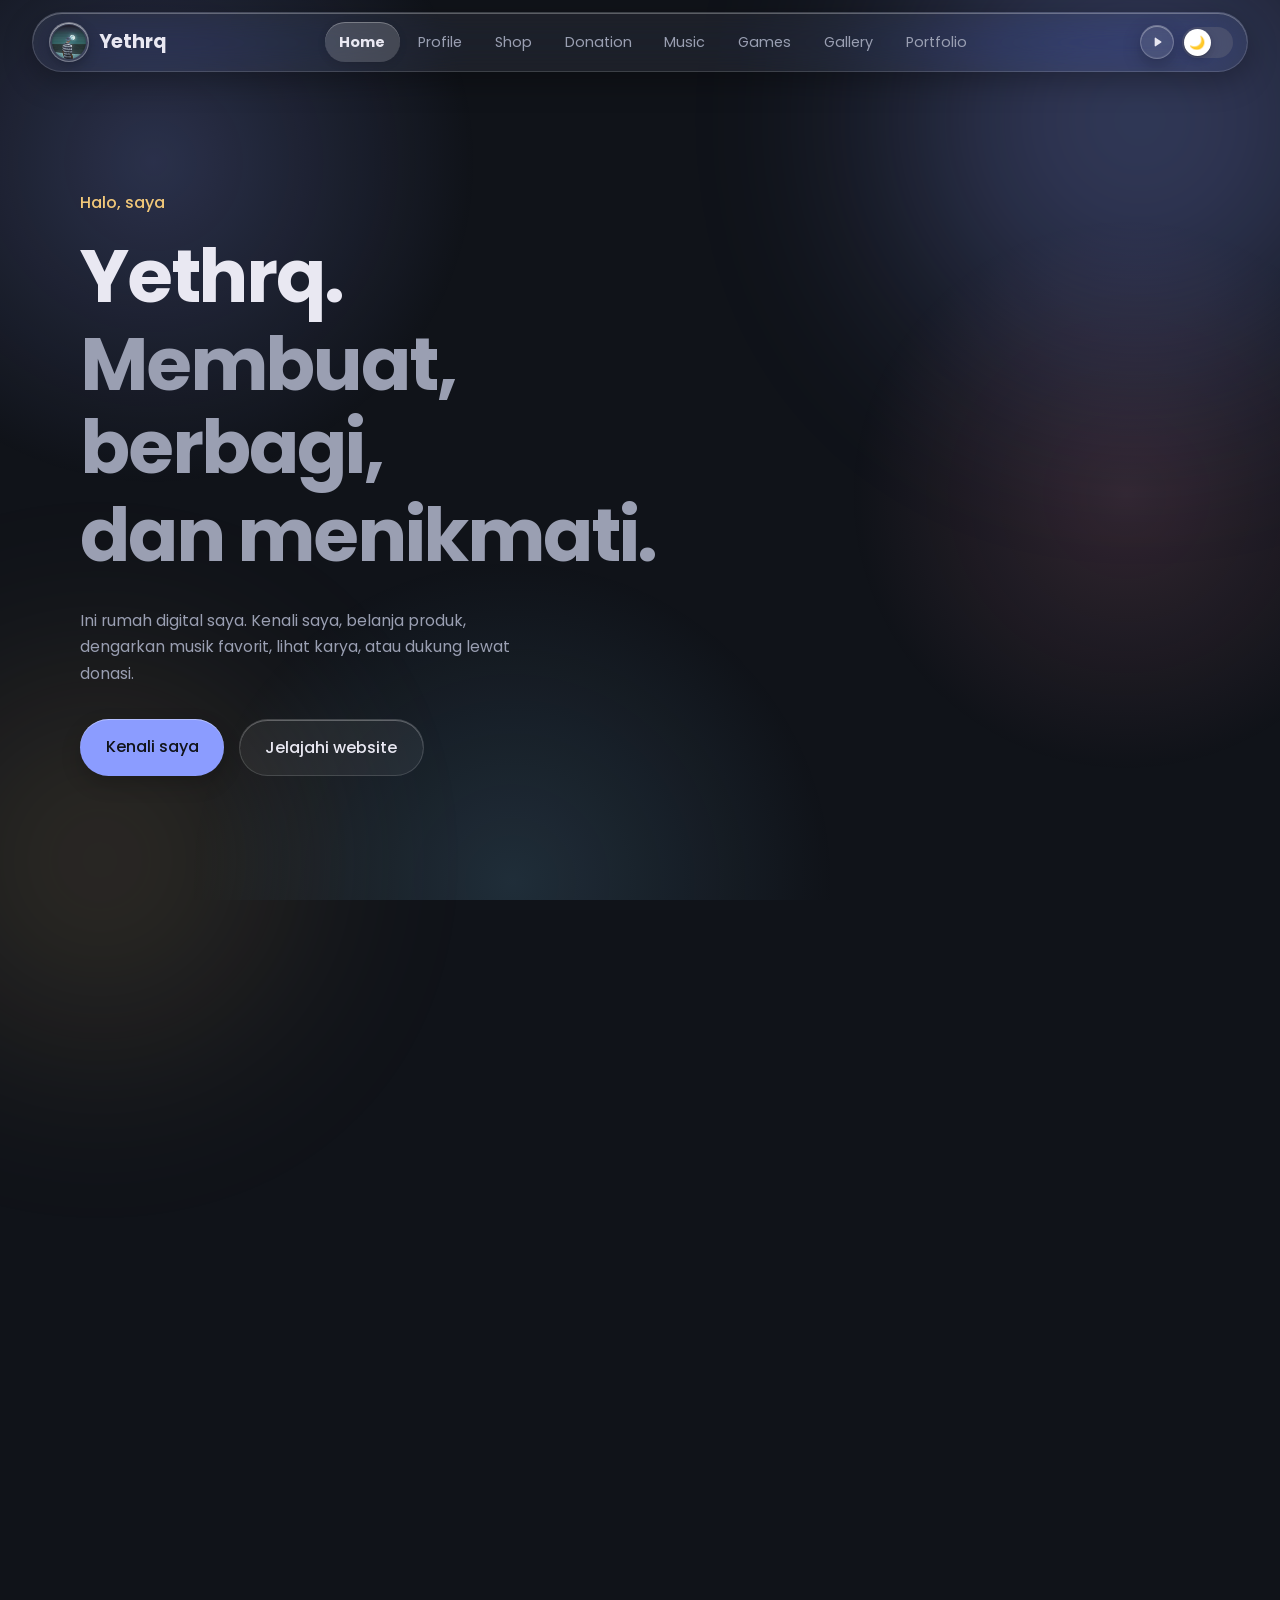
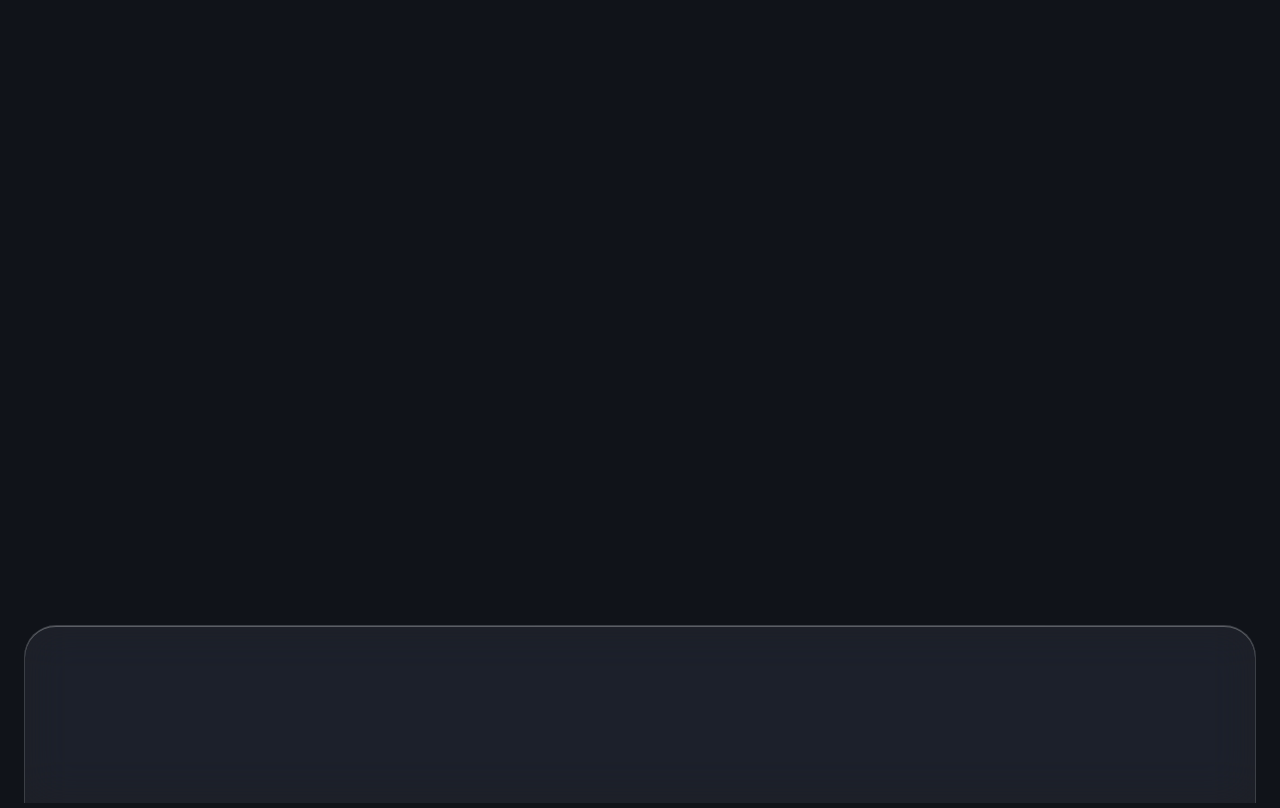
<file: index.html>
<!doctype html>
<html lang="id">
  <head>
    <meta charset="UTF-8" />
    <meta name="viewport" content="width=device-width, initial-scale=1" />
    <title>Yethrq — Website Pribadi</title>
    <meta
      name="description"
      content="Website pribadi: profil, toko, donasi, musik, game, galeri, dan portofolio."
    />
    <meta name="theme-color" content="#101319" />
    <link
      rel="icon"
      href="assets/core/images/foto-profil.jpeg"
      type="image/jpeg"
    />
    <link rel="stylesheet" href="css/global.css?v=20261014" />
    <!-- Terapkan tema tersimpan sebelum halaman tampil (mencegah kedip) -->
    <script>
      try {
        document.documentElement.dataset.theme =
          localStorage.getItem("theme") || "dark";
      } catch (e) {
        document.documentElement.dataset.theme = "dark";
      }
    </script>
  </head>
  <body class="page-home">
    <div class="page-fade" aria-hidden="true"></div>

    <!-- NAVBAR (di halaman folder lain, tambahkan "../" di depan semua href) -->
    <header class="navbar">
      <a href="index.html" class="brand"
        ><span class="brand-logo"
          ><img
            src="assets/core/images/foto-profil.jpeg"
            alt=""
            width="40"
            height="40" /></span
        >Yethrq</a
      >
      <nav class="nav-links" aria-label="Menu utama">
        <a href="index.html" class="active">Home</a>
        <a href="profile/index.html">Profile</a>
        <a href="shop/index.html">Shop</a>
        <a href="donation/index.html">Donation</a>
        <a href="music/index.html">Music</a>
        <a href="games/index.html">Games</a>
        <a href="gallery/index.html">Gallery</a>
        <a href="portfolio/index.html">Portfolio</a>
      </nav>
      <div class="nav-actions">
        <button
          class="music-toggle"
          aria-pressed="false"
          aria-label="Nyalakan musik"
          title="Nyalakan musik"
        >
          <svg class="icon-play" viewBox="0 0 24 24" aria-hidden="true">
            <path
              d="M8 5.5v13c0 .9 1 1.4 1.7.9l9.6-6.5c.6-.4.6-1.4 0-1.8L9.7 4.6C9 4.1 8 4.6 8 5.5z"
            />
          </svg>
          <svg class="icon-pause" viewBox="0 0 24 24" aria-hidden="true">
            <rect x="6" y="4.5" width="4.2" height="15" rx="1.4" />
            <rect x="13.8" y="4.5" width="4.2" height="15" rx="1.4" />
          </svg>
        </button>
        <button
          class="theme-toggle"
          role="switch"
          aria-checked="false"
          aria-label="Mode terang"
          title="Ganti tema"
        >
          <span class="knob"></span>
        </button>
        <button class="nav-toggle" aria-label="Buka menu" aria-expanded="false">
          <span></span><span></span>
        </button>
      </div>
    </header>

    <main>
      <!-- HERO -->
      <section class="hero">
        <div class="glow glow-a"></div>
        <div class="glow glow-b"></div>
        <div class="container hero-inner">
          <div class="hero-copy">
            <p class="hero-hello">Halo, saya</p>
            <h1 class="hero-title">
              <span class="line"><span>Yethrq.</span></span>
              <span class="line"><span>Membuat, berbagi,</span></span>
              <span class="line"><span>dan menikmati.</span></span>
            </h1>
            <p class="hero-text">
              Ini rumah digital saya. Kenali saya, belanja produk, dengarkan
              musik favorit, lihat karya, atau dukung lewat donasi.
            </p>
            <div class="hero-actions">
              <a href="profile/index.html" class="btn btn-primary"
                >Kenali saya</a
              >
              <a href="#kategori" class="btn btn-ghost">Jelajahi website</a>
            </div>
          </div>
        </div>
      </section>

      <!-- INTRO -->
      <section class="section">
        <div class="container intro reveal">
          <div class="intro-text">
            <h2>Satu website, tujuh tempat berbeda.</h2>
            <p>
              Setiap kategori punya halamannya sendiri. Pilih yang ingin kamu
              buka, lalu pindah kapan saja lewat menu di bawah.
            </p>
          </div>
        </div>
      </section>

      <!-- KATEGORI -->
      <section class="section section-tight" id="kategori">
        <div class="container">
          <div class="grid">
            <a href="profile/index.html" class="card c-profile reveal">
              <span class="card-icon" aria-hidden="true"
                ><svg viewBox="0 0 24 24">
                  <circle cx="12" cy="8" r="3.6" />
                  <path d="M5 20c0-3.9 3.1-6 7-6s7 2.1 7 6" /></svg
              ></span>
              <h3>Profile</h3>
              <p>
                Siapa saya, apa yang saya kerjakan, dan cara menghubungi saya.
              </p>
            </a>
            <a href="shop/index.html" class="card c-shop reveal">
              <span class="card-icon" aria-hidden="true"
                ><svg viewBox="0 0 24 24">
                  <path d="M6 8h12l-1 12H7L6 8z" />
                  <path d="M9 8V7a3 3 0 0 1 6 0v1" /></svg
              ></span>
              <h3>Shop</h3>
              <p>Produk yang bisa kamu beli langsung dari toko saya.</p>
            </a>
            <a href="donation/index.html" class="card c-donation reveal">
              <span class="card-icon" aria-hidden="true"
                ><svg viewBox="0 0 24 24">
                  <path
                    d="M12 20s-7-4.4-7-10a4 4 0 0 1 7-2.5A4 4 0 0 1 19 10c0 5.6-7 10-7 10z"
                  /></svg
              ></span>
              <h3>Donation</h3>
              <p>Dukung proyek saya dengan donasi, berapa pun jumlahnya.</p>
            </a>
            <a href="music/index.html" class="card c-music reveal">
              <span class="card-icon" aria-hidden="true"
                ><svg viewBox="0 0 24 24">
                  <path d="M9 18V6.5l10-2V16" />
                  <circle cx="6.5" cy="18" r="2.5" fill="currentColor" />
                  <circle cx="16.5" cy="16" r="2.5" fill="currentColor" /></svg
              ></span>
              <h3>Music</h3>
              <p>Koleksi lagu yang menemani hari-hari saya.</p>
            </a>
            <a href="games/index.html" class="card c-games reveal">
              <span class="card-icon" aria-hidden="true"
                ><svg viewBox="0 0 24 24">
                  <path
                    d="M7 8h10a4 4 0 0 1 4 4v1a3 3 0 0 1-5.2 2L14.5 14h-5l-1.3 1A3 3 0 0 1 3 13v-1a4 4 0 0 1 4-4z"
                  />
                  <path d="M8 10.6v2.8M6.6 12h2.8" />
                  <circle cx="15.6" cy="11.2" r=".9" fill="currentColor" />
                  <circle cx="17.6" cy="13" r=".9" fill="currentColor" /></svg
              ></span>
              <h3>Games</h3>
              <p>Game favorit yang paling sering saya mainkan.</p>
            </a>
            <a href="gallery/index.html" class="card c-gallery reveal">
              <span class="card-icon" aria-hidden="true"
                ><svg viewBox="0 0 24 24">
                  <rect x="3.5" y="5" width="17" height="14" rx="3" />
                  <circle cx="9" cy="10" r="1.6" />
                  <path d="M4 17l5-4.5 3.5 3 3-2.5 4.5 4" /></svg
              ></span>
              <h3>Gallery</h3>
              <p>Foto dan video dari momen yang ingin saya simpan.</p>
            </a>
            <a href="portfolio/index.html" class="card c-portfolio reveal">
              <span class="card-icon" aria-hidden="true"
                ><svg viewBox="0 0 24 24">
                  <rect x="3.5" y="8" width="17" height="11" rx="2.5" />
                  <path
                    d="M9 8V6.5A1.5 1.5 0 0 1 10.5 5h3A1.5 1.5 0 0 1 15 6.5V8"
                  />
                  <path d="M3.5 13h17" /></svg
              ></span>
              <h3>Portfolio</h3>
              <p>Hasil karya dan proyek yang sudah saya selesaikan.</p>
            </a>
          </div>
        </div>
      </section>
    </main>

    <!-- FOOTER -->
    <footer class="footer">
      <div class="container footer-inner reveal">
        <div>
          <a href="index.html" class="brand"
            ><span class="brand-logo"
              ><img
                src="assets/core/images/foto-profil.jpeg"
                alt=""
                width="40"
                height="40" /></span
            >Yethrq</a
          >
          <p class="footer-note">
            &copy; <span id="year">2026</span> Yethrq studio. Semua hak
            dilindungi.
          </p>
        </div>
        <nav class="footer-links" aria-label="Menu footer">
          <a href="profile/index.html">Profile</a>
          <a href="shop/index.html">Shop</a>
          <a href="donation/index.html">Donation</a>
          <a href="music/index.html">Music</a>
          <a href="games/index.html">Games</a>
          <a href="gallery/index.html">Gallery</a>
          <a href="portfolio/index.html">Portfolio</a>
        </nav>
      </div>
    </footer>

    <!-- Musik latar: file ada di assets/core/audio/legacy.mp3 -->
    <audio
      id="bg-music"
      src="assets/core/audio/legacy.mp3"
      loop
      preload="none"
    ></audio>

    <script src="js/main.js?v=20261018"></script>
  </body>
</html>
</file>
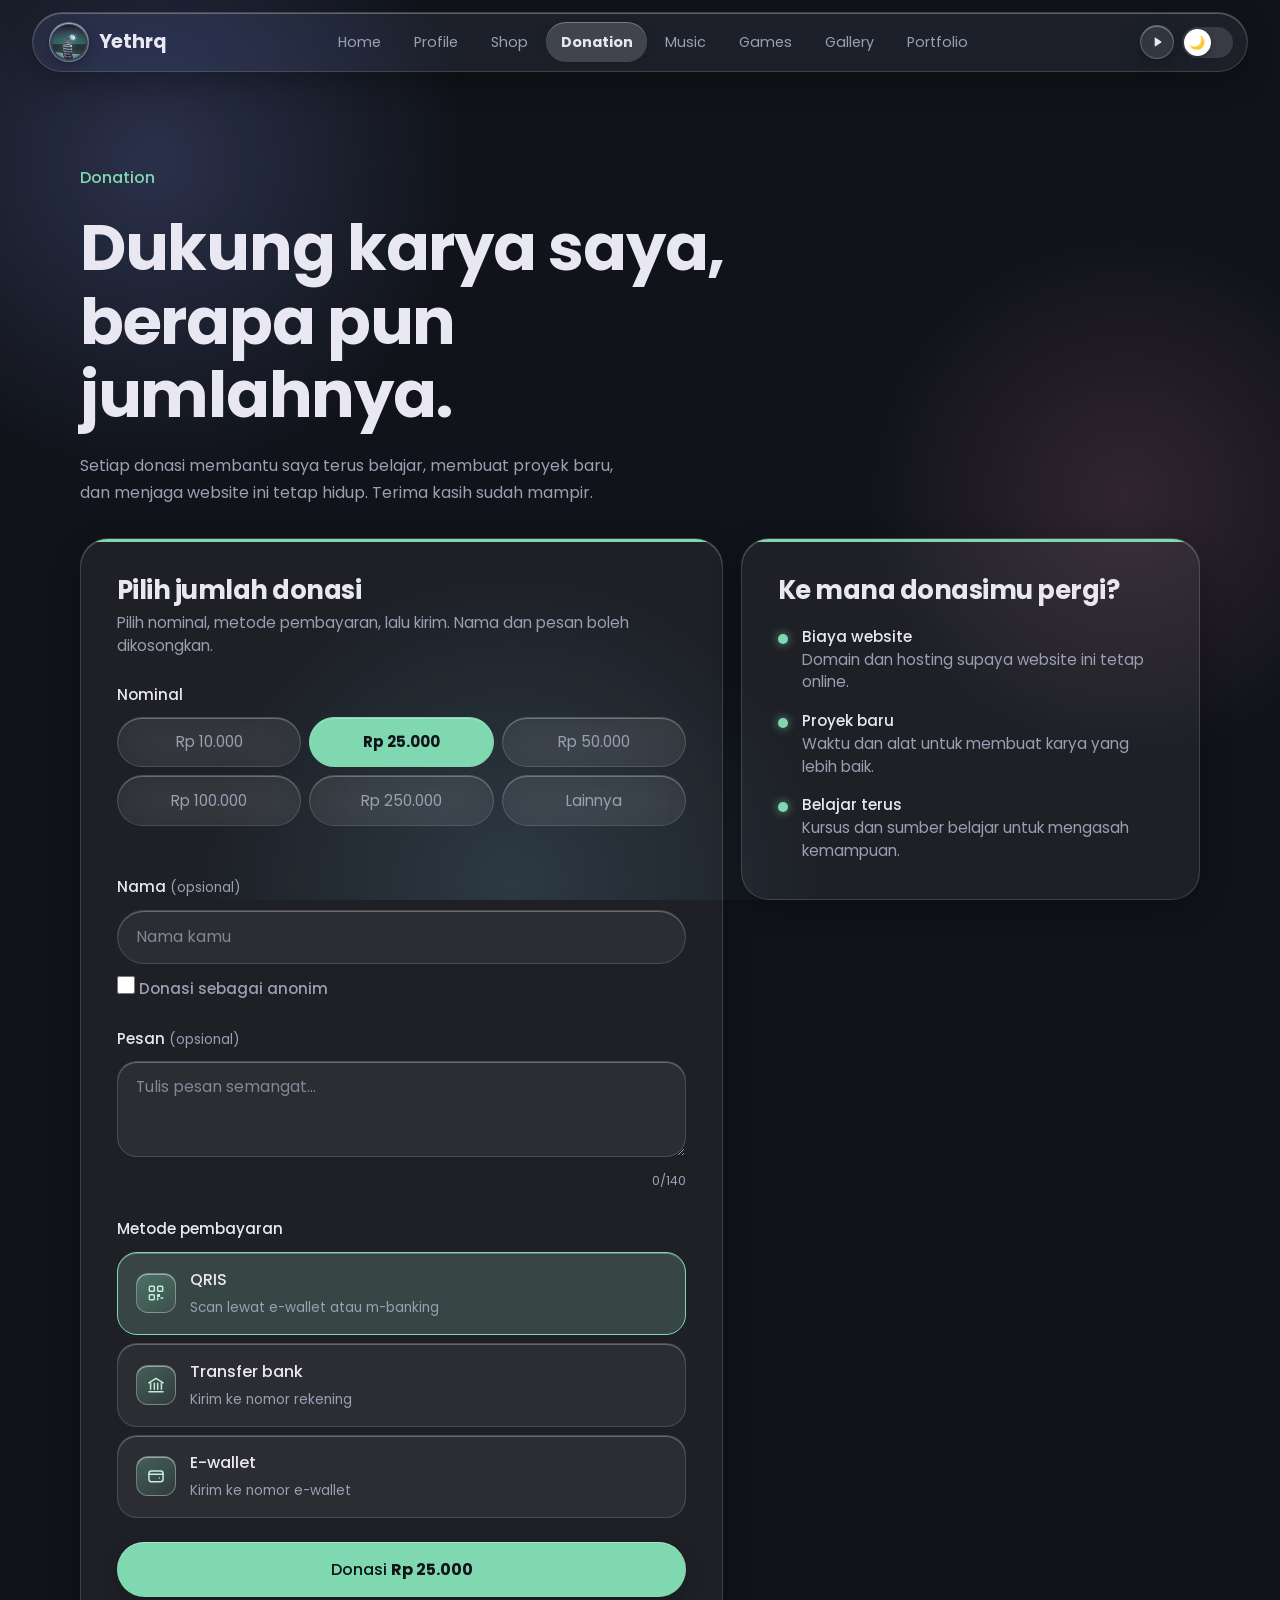
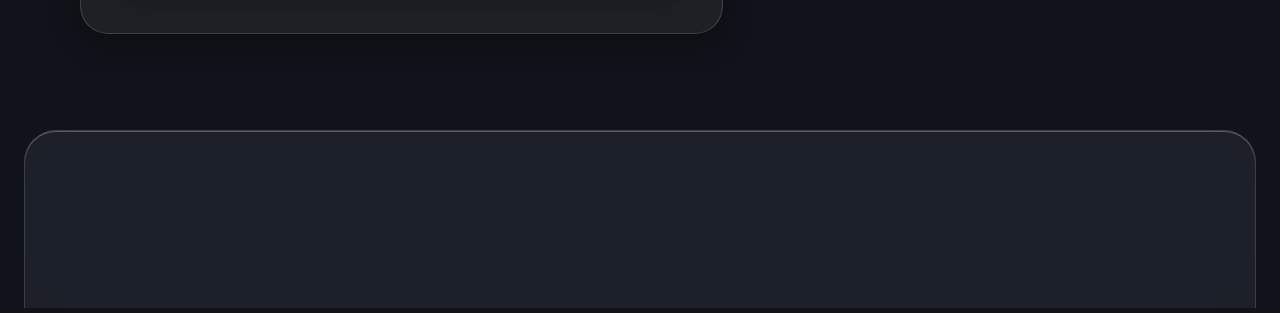
<file: donation/index.html>
<!doctype html>
<html lang="id">
  <head>
    <meta charset="UTF-8" />
    <meta name="viewport" content="width=device-width, initial-scale=1" />
    <title>Donation — Yethrq</title>
    <meta name="description" content="Dukung proyek Yethrq dengan donasi, berapa pun jumlahnya." />
    <meta name="theme-color" content="#101319" />
    <link rel="icon" href="../assets/core/images/foto-profil.jpeg" type="image/jpeg" />
    <link rel="stylesheet" href="../css/global.css?v=20261014" />
    <link rel="stylesheet" href="../css/donation.css?v=20261014" />
    <script>
      try {
        document.documentElement.dataset.theme = localStorage.getItem("theme") || "dark";
      } catch (e) {
        document.documentElement.dataset.theme = "dark";
      }
    </script>
  </head>
  <body class="page-donation">
    <div class="page-fade" aria-hidden="true"></div>

    <header class="navbar">
      <a href="../index.html" class="brand"
        ><span class="brand-logo"><img src="../assets/core/images/foto-profil.jpeg" alt="" width="40" height="40" /></span>Yethrq</a
      >
      <nav class="nav-links" aria-label="Menu utama">
        <a href="../index.html">Home</a>
        <a href="../profile/index.html">Profile</a>
        <a href="../shop/index.html">Shop</a>
        <a href="index.html" class="active" aria-current="page">Donation</a>
        <a href="../music/index.html">Music</a>
        <a href="../games/index.html">Games</a>
        <a href="../gallery/index.html">Gallery</a>
        <a href="../portfolio/index.html">Portfolio</a>
      </nav>
      <div class="nav-actions">
        <button class="music-toggle" aria-pressed="false" aria-label="Nyalakan musik" title="Nyalakan musik">
          <svg class="icon-play" viewBox="0 0 24 24" aria-hidden="true">
            <path d="M8 5.5v13c0 .9 1 1.4 1.7.9l9.6-6.5c.6-.4.6-1.4 0-1.8L9.7 4.6C9 4.1 8 4.6 8 5.5z" />
          </svg>
          <svg class="icon-pause" viewBox="0 0 24 24" aria-hidden="true">
            <rect x="6" y="4.5" width="4.2" height="15" rx="1.4" />
            <rect x="13.8" y="4.5" width="4.2" height="15" rx="1.4" />
          </svg>
        </button>
        <button class="theme-toggle" role="switch" aria-checked="false" aria-label="Mode terang" title="Ganti tema">
          <span class="knob"></span>
        </button>
        <button class="nav-toggle" aria-label="Buka menu" aria-expanded="false">
          <span></span><span></span>
        </button>
      </div>
    </header>

    <main>
      <!-- KEPALA HALAMAN -->
      <section class="page-head">
        <div class="container">
          <p class="hero-hello">Donation</p>
          <h1>Dukung karya saya, berapa pun jumlahnya.</h1>
          <p>
            Setiap donasi membantu saya terus belajar, membuat proyek baru, dan
            menjaga website ini tetap hidup. Terima kasih sudah mampir.
          </p>
        </div>
      </section>

      <!-- FORM DONASI -->
      <section class="section-tight">
        <div class="container donate-wrap">
          <div class="panel reveal">
            <form id="donate-form" novalidate>
              <h2>Pilih jumlah donasi</h2>
              <p class="lead">Pilih nominal, metode pembayaran, lalu kirim. Nama dan pesan boleh dikosongkan.</p>

              <fieldset class="field">
                <legend>Nominal</legend>
                <div class="amounts" role="group" aria-label="Pilihan nominal">
                  <button type="button" class="chip" data-amount="10000" aria-pressed="false">Rp 10.000</button>
                  <button type="button" class="chip" data-amount="25000" aria-pressed="true">Rp 25.000</button>
                  <button type="button" class="chip" data-amount="50000" aria-pressed="false">Rp 50.000</button>
                  <button type="button" class="chip" data-amount="100000" aria-pressed="false">Rp 100.000</button>
                  <button type="button" class="chip" data-amount="250000" aria-pressed="false">Rp 250.000</button>
                  <button type="button" class="chip" data-amount="custom" aria-pressed="false">Lainnya</button>
                </div>
                <div class="money" id="custom-wrap" hidden>
                  <span class="prefix">Rp</span>
                  <input class="input" id="custom-amount" type="text" inputmode="numeric" autocomplete="off" placeholder="Masukkan nominal" aria-label="Nominal lainnya" />
                </div>
                <p class="error" id="amount-error" role="alert"></p>
              </fieldset>

              <div class="field">
                <label for="donor-name">Nama <span class="hint">(opsional)</span></label>
                <input class="input" id="donor-name" type="text" maxlength="40" autocomplete="name" placeholder="Nama kamu" />
                <label class="check"><input type="checkbox" id="anon" /> Donasi sebagai anonim</label>
              </div>

              <div class="field">
                <label for="donor-msg">Pesan <span class="hint">(opsional)</span></label>
                <textarea class="input" id="donor-msg" maxlength="140" placeholder="Tulis pesan semangat…"></textarea>
                <div class="counter"><span id="msg-count">0</span>/140</div>
              </div>

              <fieldset class="field">
                <legend>Metode pembayaran</legend>
                <div class="methods">
                  <label class="method">
                    <input type="radio" name="method" value="qris" checked />
                    <span class="method-box">
                      <span class="method-ico" aria-hidden="true"><svg viewBox="0 0 24 24"><rect x="4" y="4" width="6" height="6" rx="1"/><rect x="14" y="4" width="6" height="6" rx="1"/><rect x="4" y="14" width="6" height="6" rx="1"/><path d="M14 14h2v2h-2zM18 18h2M14 18v2"/></svg></span>
                      <span><span class="method-name">QRIS</span><br /><span class="method-desc">Scan lewat e-wallet atau m-banking</span></span>
                    </span>
                  </label>
                  <label class="method">
                    <input type="radio" name="method" value="bank" />
                    <span class="method-box">
                      <span class="method-ico" aria-hidden="true"><svg viewBox="0 0 24 24"><path d="M3.5 9.5L12 4l8.5 5.5M5.5 10v7M10 10v7M14 10v7M18.5 10v7M3.5 20h17"/></svg></span>
                      <span><span class="method-name">Transfer bank</span><br /><span class="method-desc">Kirim ke nomor rekening</span></span>
                    </span>
                  </label>
                  <label class="method">
                    <input type="radio" name="method" value="ewallet" />
                    <span class="method-box">
                      <span class="method-ico" aria-hidden="true"><svg viewBox="0 0 24 24"><rect x="3.5" y="6" width="17" height="13" rx="3"/><path d="M3.5 10h17M16 14.5h.01"/></svg></span>
                      <span><span class="method-name">E-wallet</span><br /><span class="method-desc">Kirim ke nomor e-wallet</span></span>
                    </span>
                  </label>
                </div>
              </fieldset>

              <button type="submit" class="btn btn-primary submit">Donasi <span class="total" id="submit-total">Rp 25.000</span></button>
            </form>

            <!-- Muncul setelah donasi dikirim -->
            <div class="thanks" id="thanks" hidden aria-live="polite">
              <div class="heart" aria-hidden="true"><svg viewBox="0 0 24 24"><path d="M12 20s-7-4.4-7-10a4 4 0 0 1 7-2.5A4 4 0 0 1 19 10c0 5.6-7 10-7 10z"/></svg></div>
              <h2 id="thanks-title">Terima kasih!</h2>
              <p class="lead">Selesaikan pembayaran dengan detail di bawah ini.</p>
              <dl class="receipt" id="receipt"></dl>
              <div class="pay-detail" id="pay-detail"></div>
              <div class="thanks-actions">
                <button type="button" class="btn btn-ghost" id="again">Donasi lagi</button>
                <a href="../index.html" class="btn btn-primary">Kembali ke Home</a>
              </div>
            </div>
          </div>

          <aside class="side">
            <div class="panel reveal">
              <h2>Ke mana donasimu pergi?</h2>
              <ul class="why">
                <li><span class="dot"></span><span><strong>Biaya website</strong>Domain dan hosting supaya website ini tetap online.</span></li>
                <li><span class="dot"></span><span><strong>Proyek baru</strong>Waktu dan alat untuk membuat karya yang lebih baik.</span></li>
                <li><span class="dot"></span><span><strong>Belajar terus</strong>Kursus dan sumber belajar untuk mengasah kemampuan.</span></li>
              </ul>
            </div>
            <div class="panel reveal">
              <h2>Belum bisa donasi?</h2>
              <p class="lead" style="margin-bottom:0">Tidak apa-apa. Membagikan website ini ke temanmu juga sangat berarti.</p>
            </div>
          </aside>
        </div>
      </section>

    </main>

    <footer class="footer">
      <div class="container footer-inner reveal">
        <div>
          <a href="../index.html" class="brand"
            ><span class="brand-logo"><img src="../assets/core/images/foto-profil.jpeg" alt="" width="40" height="40" /></span>Yethrq</a
          >
          <p class="footer-note">
            &copy; <span id="year">2026</span> Yethrq studio. Semua hak dilindungi.
          </p>
        </div>
        <nav class="footer-links" aria-label="Menu footer">
          <a href="../profile/index.html">Profile</a>
          <a href="../shop/index.html">Shop</a>
          <a href="index.html">Donation</a>
          <a href="../music/index.html">Music</a>
          <a href="../games/index.html">Games</a>
          <a href="../gallery/index.html">Gallery</a>
          <a href="../portfolio/index.html">Portfolio</a>
        </nav>
      </div>
    </footer>

    <audio id="bg-music" src="../assets/core/audio/legacy.mp3" loop preload="none"></audio>

    <script src="../js/main.js?v=20261018"></script>
    <script src="../js/donation.js?v=20261014"></script>
  </body>
</html>
</file>
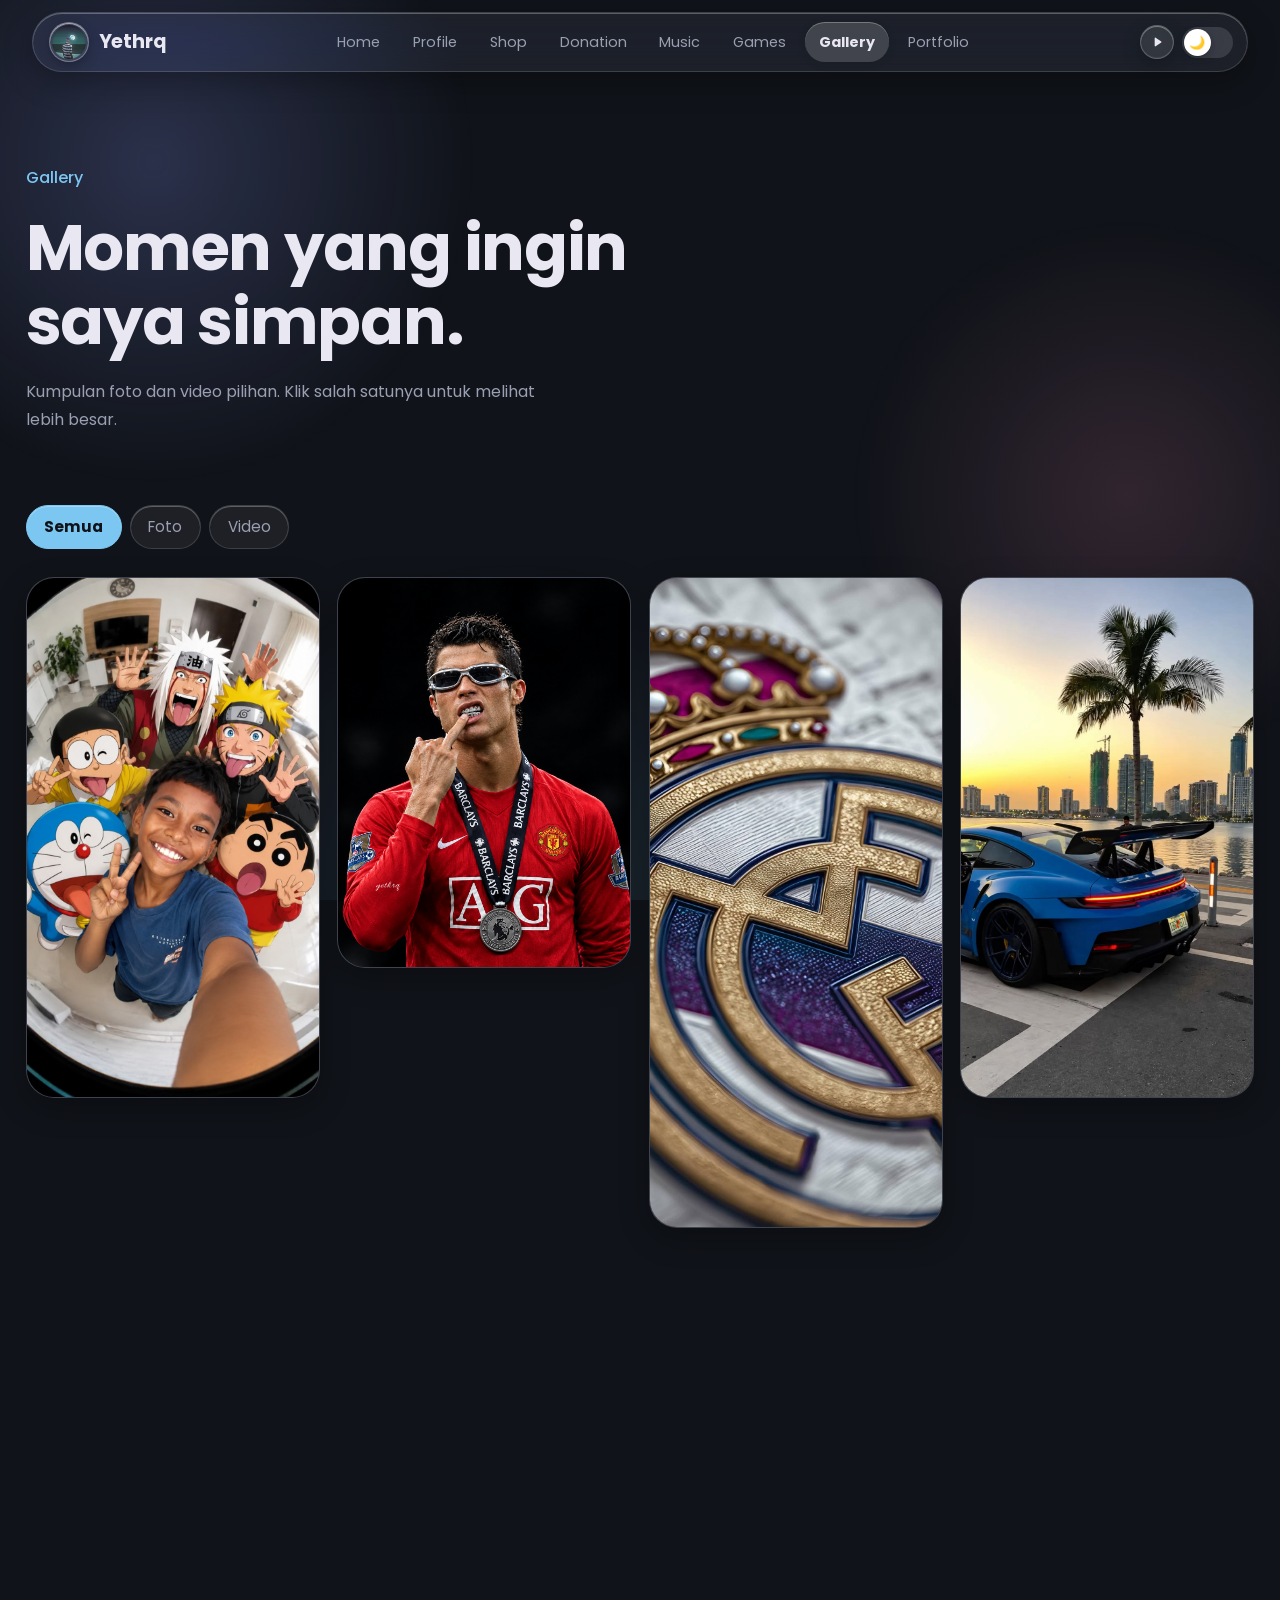
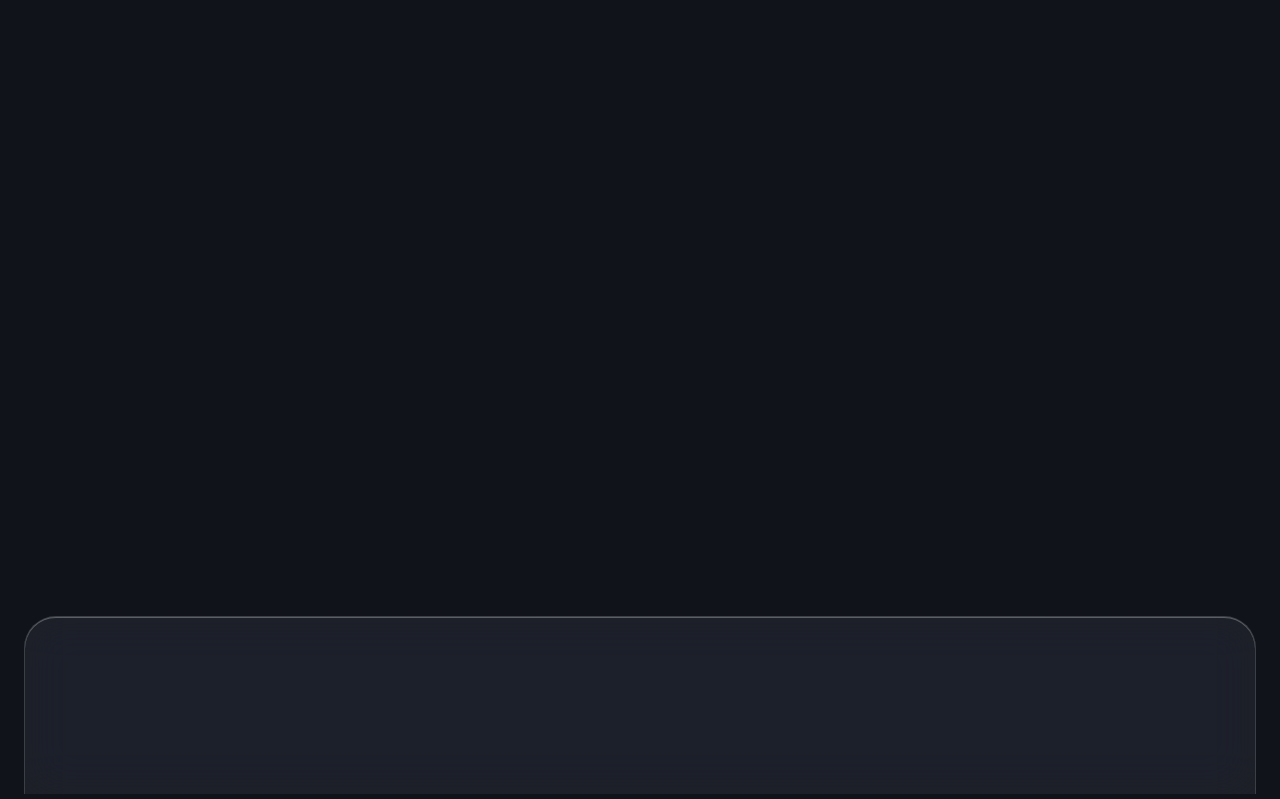
<file: gallery/index.html>
<!doctype html>
<html lang="id">
  <head>
    <meta charset="UTF-8" />
    <meta name="viewport" content="width=device-width, initial-scale=1" />
    <title>Gallery — Yethrq</title>
    <meta name="description" content="Foto dan video dari momen yang ingin disimpan Yethrq." />
    <meta name="theme-color" content="#101319" />
    <link rel="icon" href="../assets/core/images/foto-profil.jpeg" type="image/jpeg" />
    <link rel="stylesheet" href="../css/global.css?v=20261014" />
    <link rel="stylesheet" href="../css/gallery.css?v=20261016" />
    <script>
      try {
        document.documentElement.dataset.theme = localStorage.getItem("theme") || "dark";
      } catch (e) {
        document.documentElement.dataset.theme = "dark";
      }
    </script>
  </head>
  <body class="page-gallery">
    <div class="page-fade" aria-hidden="true"></div>

    <header class="navbar">
      <a href="../index.html" class="brand"
        ><span class="brand-logo"><img src="../assets/core/images/foto-profil.jpeg" alt="" width="40" height="40" /></span>Yethrq</a
      >
      <nav class="nav-links" aria-label="Menu utama">
        <a href="../index.html">Home</a>
        <a href="../profile/index.html">Profile</a>
        <a href="../shop/index.html">Shop</a>
        <a href="../donation/index.html">Donation</a>
        <a href="../music/index.html">Music</a>
        <a href="../games/index.html">Games</a>
        <a href="index.html" class="active" aria-current="page">Gallery</a>
        <a href="../portfolio/index.html">Portfolio</a>
      </nav>
      <div class="nav-actions">
        <button class="music-toggle" aria-pressed="false" aria-label="Nyalakan musik" title="Nyalakan musik">
          <svg class="icon-play" viewBox="0 0 24 24" aria-hidden="true">
            <path d="M8 5.5v13c0 .9 1 1.4 1.7.9l9.6-6.5c.6-.4.6-1.4 0-1.8L9.7 4.6C9 4.1 8 4.6 8 5.5z" />
          </svg>
          <svg class="icon-pause" viewBox="0 0 24 24" aria-hidden="true">
            <rect x="6" y="4.5" width="4.2" height="15" rx="1.4" />
            <rect x="13.8" y="4.5" width="4.2" height="15" rx="1.4" />
          </svg>
        </button>
        <button class="theme-toggle" role="switch" aria-checked="false" aria-label="Mode terang" title="Ganti tema">
          <span class="knob"></span>
        </button>
        <button class="nav-toggle" aria-label="Buka menu" aria-expanded="false">
          <span></span><span></span>
        </button>
      </div>
    </header>

    <main>
      <!-- KEPALA HALAMAN -->
      <section class="page-head">
        <div class="container">
          <p class="hero-hello">Gallery</p>
          <h1>Momen yang ingin saya simpan.</h1>
          <p>Kumpulan foto dan video pilihan. Klik salah satunya untuk melihat lebih besar.</p>
        </div>
      </section>

      <!-- GALERI -->
      <section class="section-tight">
        <div class="container">
          <div class="filters" role="group" aria-label="Filter galeri">
            <button class="chip" data-filter="all" aria-pressed="true">Semua</button>
            <button class="chip" data-filter="photo" aria-pressed="false">Foto</button>
            <button class="chip" data-filter="video" aria-pressed="false">Video</button>
          </div>

          <!-- Isi galeri diatur di js/konten.js (bagian "galeri"). Tidak perlu mengedit di sini. -->
          <div class="gallery" id="gallery"></div>

          <p class="empty" id="empty" hidden>Belum ada item di kategori ini. Segera hadir.</p>
        </div>
      </section>

      <!-- AJAKAN -->
      <section class="section-tight">
        <div class="container cta reveal">
          <h2>Masih banyak yang akan datang.</h2>
          <p>Galeri ini terus bertambah. Sambil menunggu, lihat halaman lainnya.</p>
          <div class="hero-actions" style="justify-content:center;opacity:1;animation:none">
            <a href="../portfolio/index.html" class="btn btn-primary">Lihat Portfolio</a>
            <a href="../index.html" class="btn btn-ghost">Kembali ke Home</a>
          </div>
        </div>
      </section>
    </main>

    <!-- LIGHTBOX -->
    <dialog class="lightbox" id="lightbox" aria-label="Tampilan besar">
      <button class="lb-btn lb-close" type="button" aria-label="Tutup">
        <svg viewBox="0 0 24 24" aria-hidden="true"><path d="M6 6l12 12M18 6L6 18" /></svg>
      </button>
      <button class="lb-btn lb-prev" type="button" aria-label="Sebelumnya">
        <svg viewBox="0 0 24 24" aria-hidden="true"><path d="M15 5l-7 7 7 7" /></svg>
      </button>
      <button class="lb-btn lb-next" type="button" aria-label="Berikutnya">
        <svg viewBox="0 0 24 24" aria-hidden="true"><path d="M9 5l7 7-7 7" /></svg>
      </button>
      <figure class="lb-figure">
        <div class="lb-stage"></div>
        <figcaption>
          <strong class="lb-title"></strong>
          <span class="lb-desc"></span>
          <span class="lb-count" aria-live="polite"></span>
        </figcaption>
      </figure>
    </dialog>

    <footer class="footer">
      <div class="container footer-inner reveal">
        <div>
          <a href="../index.html" class="brand"
            ><span class="brand-logo"><img src="../assets/core/images/foto-profil.jpeg" alt="" width="40" height="40" /></span>Yethrq</a
          >
          <p class="footer-note">
            &copy; <span id="year">2026</span> Yethrq studio. Semua hak dilindungi.
          </p>
        </div>
        <nav class="footer-links" aria-label="Menu footer">
          <a href="../profile/index.html">Profile</a>
          <a href="../shop/index.html">Shop</a>
          <a href="../donation/index.html">Donation</a>
          <a href="../music/index.html">Music</a>
          <a href="../games/index.html">Games</a>
          <a href="index.html">Gallery</a>
          <a href="../portfolio/index.html">Portfolio</a>
        </nav>
      </div>
    </footer>

    <audio id="bg-music" src="../assets/core/audio/legacy.mp3" loop preload="none"></audio>

    <script src="../js/konten.js?v=20261021"></script>
    <script src="../js/render.js?v=20261021"></script>
    <script src="../js/main.js?v=20261018"></script>
    <script src="../js/gallery.js?v=20261017"></script>
  </body>
</html>
</file>
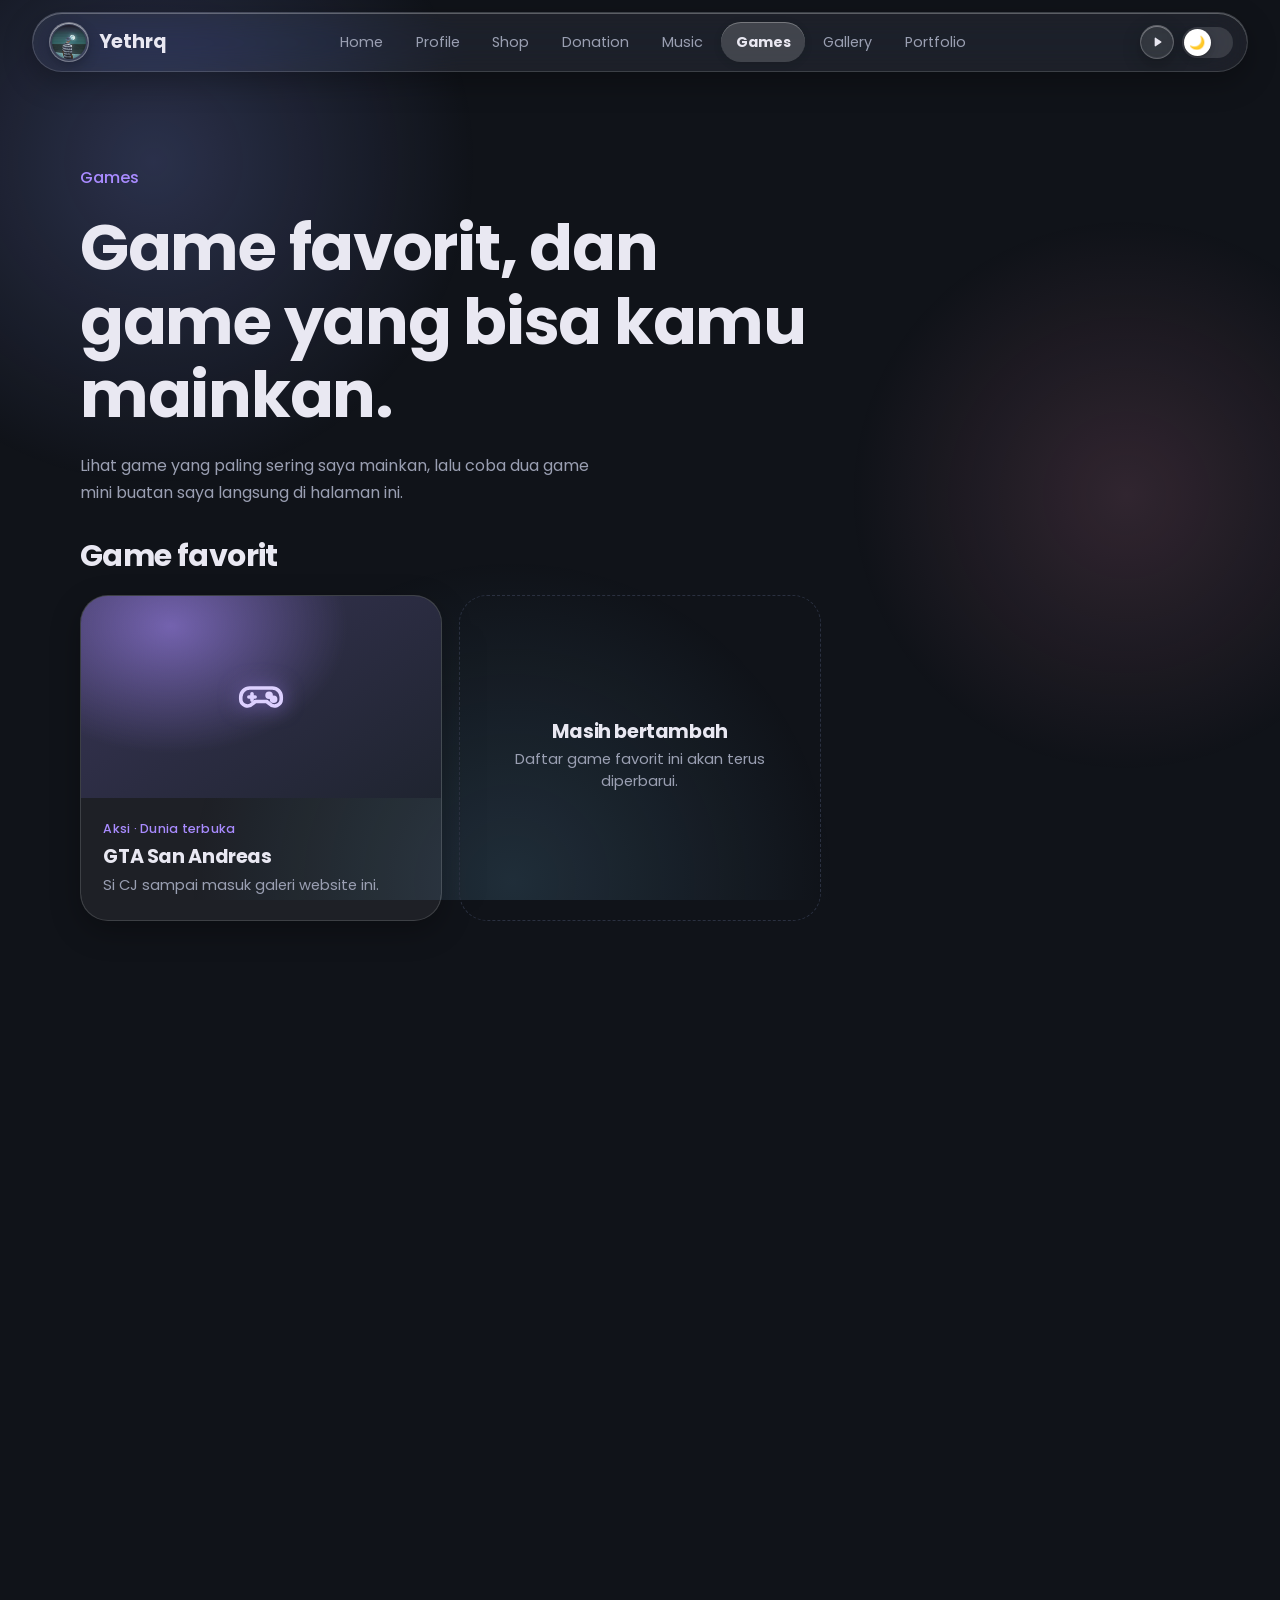
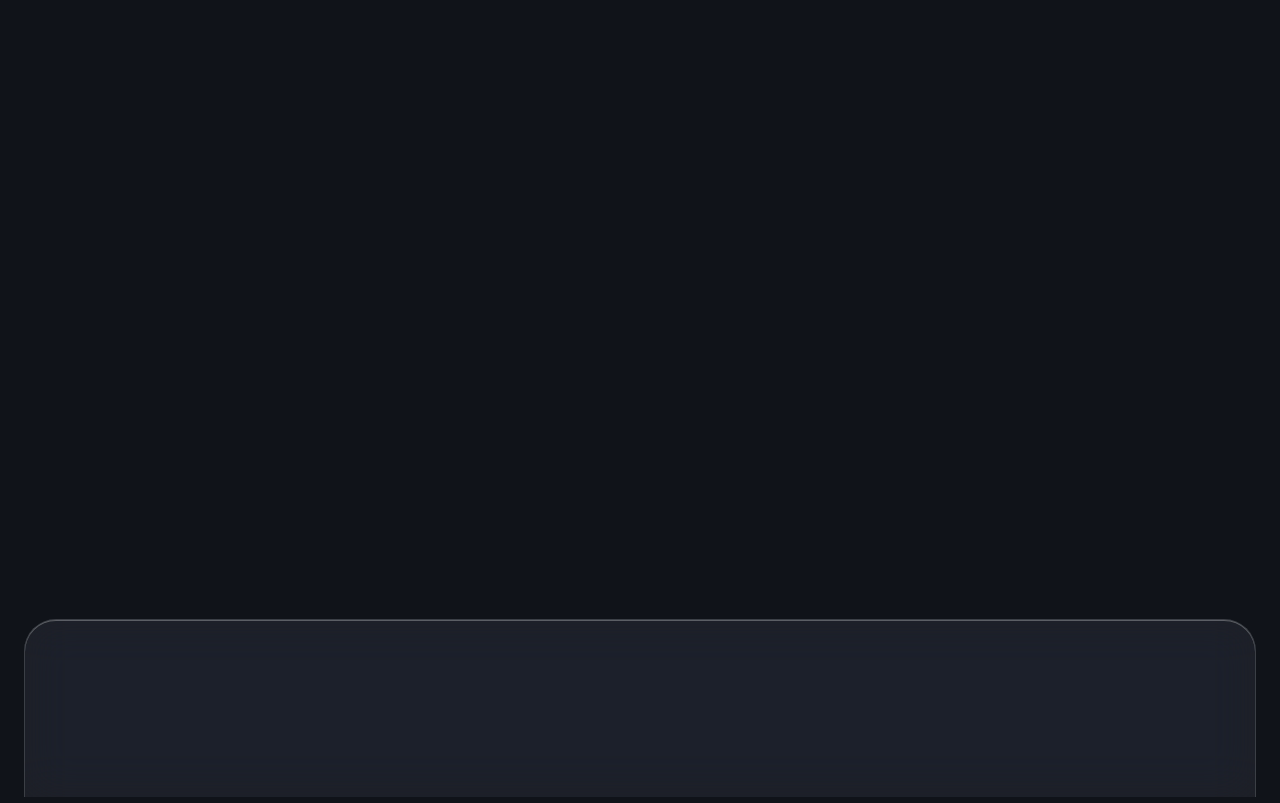
<file: games/index.html>
<!doctype html>
<html lang="id">
  <head>
    <meta charset="UTF-8" />
    <meta name="viewport" content="width=device-width, initial-scale=1" />
    <title>Games — Yethrq</title>
    <meta name="description" content="Game favorit Yethrq dan dua game mini yang bisa dimainkan langsung." />
    <meta name="theme-color" content="#101319" />
    <link rel="icon" href="../assets/core/images/foto-profil.jpeg" type="image/jpeg" />
    <link rel="stylesheet" href="../css/global.css?v=20261014" />
    <link rel="stylesheet" href="../css/games.css?v=20261019" />
    <script>
      try {
        document.documentElement.dataset.theme = localStorage.getItem("theme") || "dark";
      } catch (e) {
        document.documentElement.dataset.theme = "dark";
      }
    </script>
  </head>
  <body class="page-games">
    <div class="page-fade" aria-hidden="true"></div>

    <header class="navbar">
      <a href="../index.html" class="brand"
        ><span class="brand-logo"><img src="../assets/core/images/foto-profil.jpeg" alt="" width="40" height="40" /></span>Yethrq</a
      >
      <nav class="nav-links" aria-label="Menu utama">
        <a href="../index.html">Home</a>
        <a href="../profile/index.html">Profile</a>
        <a href="../shop/index.html">Shop</a>
        <a href="../donation/index.html">Donation</a>
        <a href="../music/index.html">Music</a>
        <a href="index.html" class="active" aria-current="page">Games</a>
        <a href="../gallery/index.html">Gallery</a>
        <a href="../portfolio/index.html">Portfolio</a>
      </nav>
      <div class="nav-actions">
        <button class="music-toggle" aria-pressed="false" aria-label="Nyalakan musik" title="Nyalakan musik">
          <svg class="icon-play" viewBox="0 0 24 24" aria-hidden="true">
            <path d="M8 5.5v13c0 .9 1 1.4 1.7.9l9.6-6.5c.6-.4.6-1.4 0-1.8L9.7 4.6C9 4.1 8 4.6 8 5.5z" />
          </svg>
          <svg class="icon-pause" viewBox="0 0 24 24" aria-hidden="true">
            <rect x="6" y="4.5" width="4.2" height="15" rx="1.4" />
            <rect x="13.8" y="4.5" width="4.2" height="15" rx="1.4" />
          </svg>
        </button>
        <button class="theme-toggle" role="switch" aria-checked="false" aria-label="Mode terang" title="Ganti tema">
          <span class="knob"></span>
        </button>
        <button class="nav-toggle" aria-label="Buka menu" aria-expanded="false">
          <span></span><span></span>
        </button>
      </div>
    </header>

    <main>
      <!-- KEPALA HALAMAN -->
      <section class="page-head">
        <div class="container">
          <p class="hero-hello">Games</p>
          <h1>Game favorit, dan game yang bisa kamu mainkan.</h1>
          <p>Lihat game yang paling sering saya mainkan, lalu coba dua game mini buatan saya langsung di halaman ini.</p>
        </div>
      </section>

      <!-- GAME FAVORIT -->
      <section class="section-tight">
        <div class="container">
          <div class="sec-head reveal"><h2>Game favorit</h2></div>
          <div class="gcards" id="fav-games"></div>
        </div>
      </section>

      <!-- GAME MINI -->
      <section class="section-tight">
        <div class="container">
          <div class="sec-head reveal"><h2>Main di sini</h2></div>
          <div class="arcade">

            <!-- MEMORY -->
            <div class="panel game reveal" id="memory">
              <div class="game-top">
                <div>
                  <h3>Memory Match</h3>
                  <p class="game-help">Cari semua pasangan kartu yang sama.</p>
                </div>
                <button type="button" class="btn btn-ghost small" id="mem-reset">Acak ulang</button>
              </div>
              <ul class="scorebar" aria-live="polite">
                <li><span>Langkah</span><strong id="mem-moves">0</strong></li>
                <li><span>Waktu</span><strong id="mem-time">0:00</strong></li>
                <li><span>Terbaik</span><strong id="mem-best">–</strong></li>
              </ul>
              <div class="mem-board" id="mem-board" role="group" aria-label="Papan kartu"></div>
              <p class="game-msg" id="mem-msg" role="status" aria-live="polite"></p>
            </div>

            <!-- TAP CEPAT -->
            <div class="panel game reveal" id="tap">
              <div class="game-top">
                <div>
                  <h3>Tap Cepat</h3>
                  <p class="game-help">Tap sebanyak mungkin dalam 10 detik.</p>
                </div>
                <button type="button" class="btn btn-ghost small" id="tap-reset">Ulangi</button>
              </div>
              <ul class="scorebar" aria-live="polite">
                <li><span>Skor</span><strong id="tap-score">0</strong></li>
                <li><span>Sisa</span><strong id="tap-time">10.0</strong></li>
                <li><span>Terbaik</span><strong id="tap-best">–</strong></li>
              </ul>
              <button type="button" class="tap-pad" id="tap-pad" aria-label="Tombol tap">
                <span id="tap-label">Mulai</span>
              </button>
              <p class="game-msg" id="tap-msg" role="status" aria-live="polite"></p>
            </div>

          </div>
        </div>
      </section>

      <!-- AJAKAN -->
      <section class="section-tight">
        <div class="container cta reveal">
          <h2>Punya rekomendasi game?</h2>
          <p>Sambil bermain, dengarkan lagu favorit saya atau lihat karya yang sudah saya buat.</p>
          <div class="hero-actions" style="justify-content:center;opacity:1;animation:none">
            <a href="../music/index.html" class="btn btn-primary">Dengar Music</a>
            <a href="../index.html" class="btn btn-ghost">Kembali ke Home</a>
          </div>
        </div>
      </section>
    </main>


    <footer class="footer">
      <div class="container footer-inner reveal">
        <div>
          <a href="../index.html" class="brand"
            ><span class="brand-logo"><img src="../assets/core/images/foto-profil.jpeg" alt="" width="40" height="40" /></span>Yethrq</a
          >
          <p class="footer-note">
            &copy; <span id="year">2026</span> Yethrq studio. Semua hak dilindungi.
          </p>
        </div>
        <nav class="footer-links" aria-label="Menu footer">
          <a href="../profile/index.html">Profile</a>
          <a href="../shop/index.html">Shop</a>
          <a href="../donation/index.html">Donation</a>
          <a href="../music/index.html">Music</a>
          <a href="index.html">Games</a>
          <a href="../gallery/index.html">Gallery</a>
          <a href="../portfolio/index.html">Portfolio</a>
        </nav>
      </div>
    </footer>

    <audio id="bg-music" src="../assets/core/audio/legacy.mp3" loop preload="none"></audio>

    <script src="../js/konten.js?v=20261021"></script>
    <script src="../js/render.js?v=20261021"></script>
    <script src="../js/main.js?v=20261018"></script>
    <script src="../js/games.js?v=20261019"></script>
  </body>
</html>
</file>
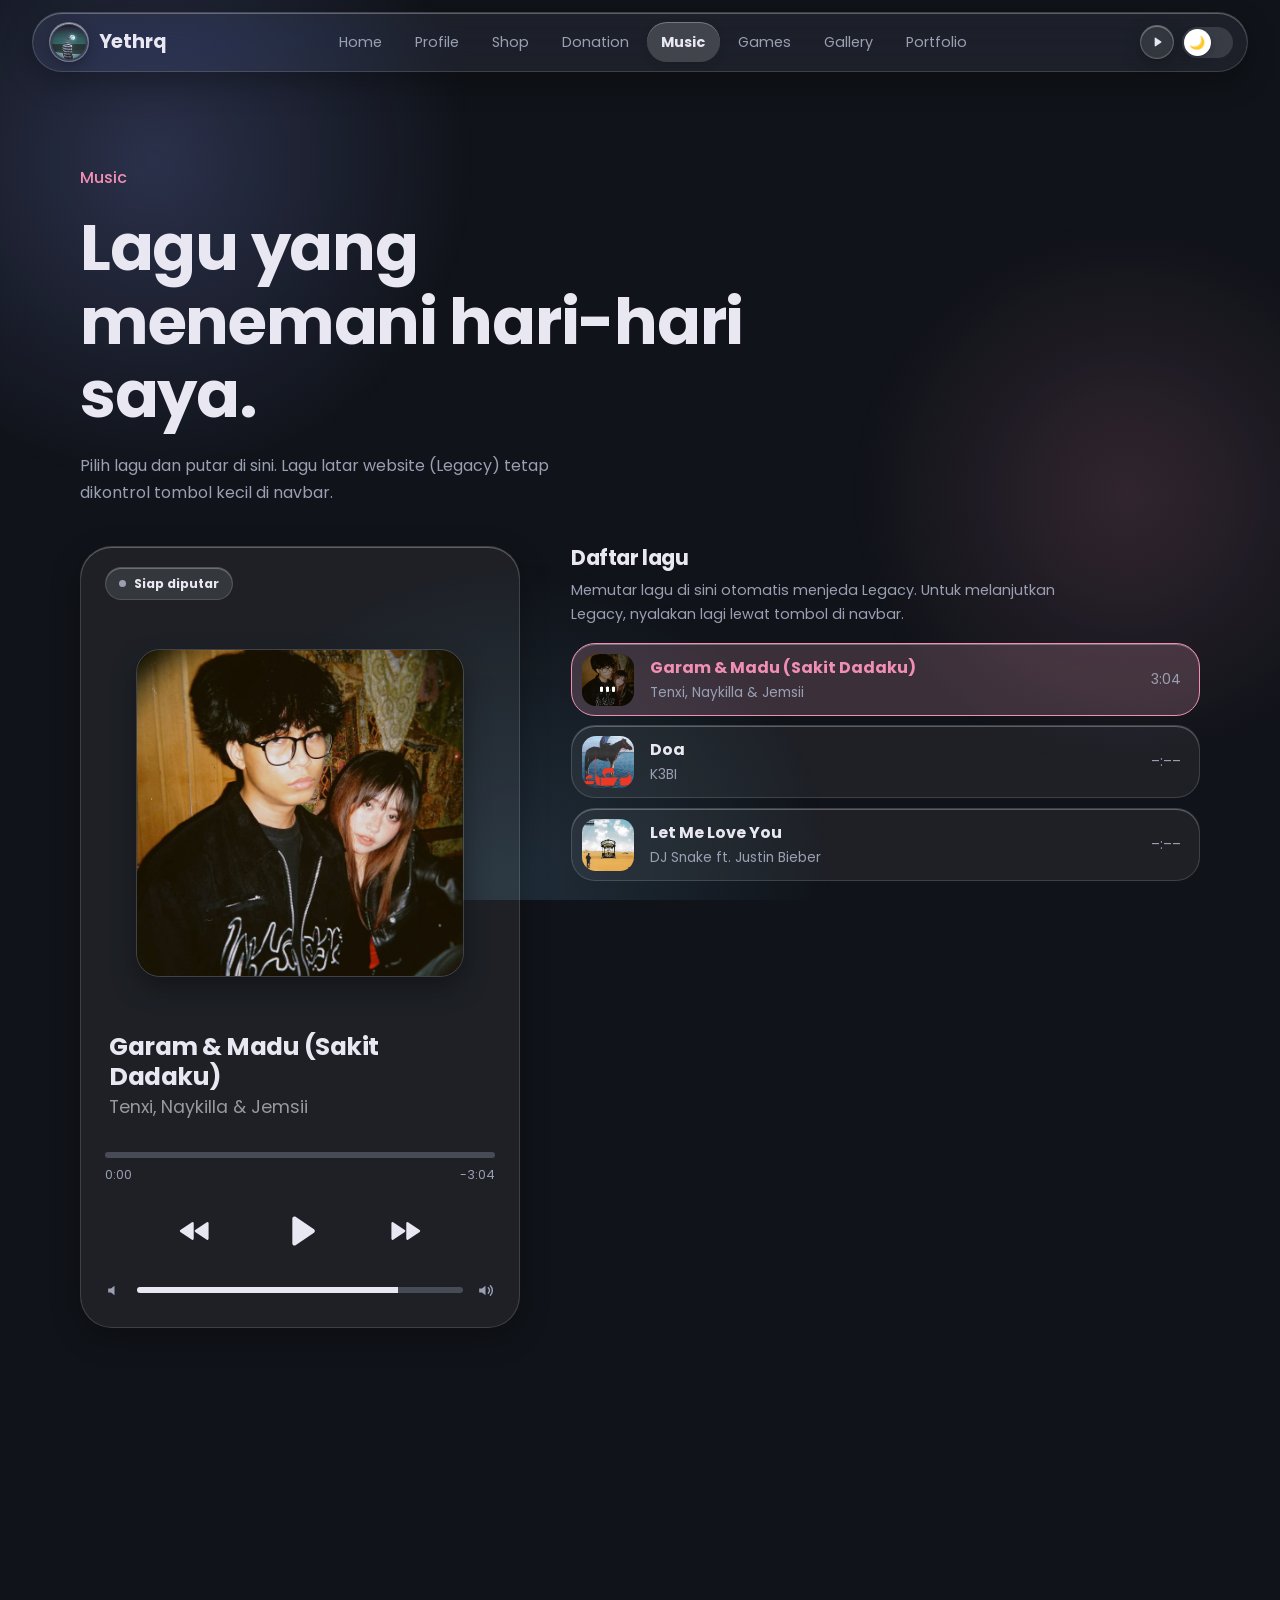
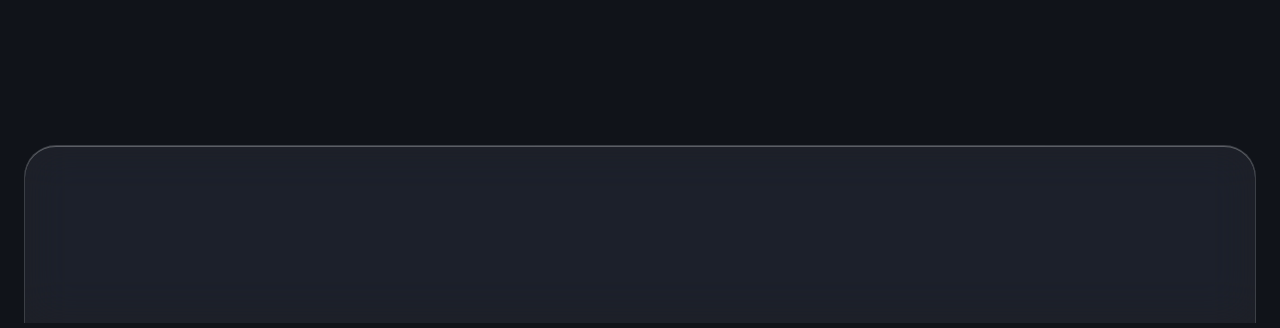
<file: music/index.html>
<!doctype html>
<html lang="id">
  <head>
    <meta charset="UTF-8" />
    <meta name="viewport" content="width=device-width, initial-scale=1" />
    <title>Music — Yethrq</title>
    <meta name="description" content="Koleksi lagu yang menemani hari-hari Yethrq." />
    <meta name="theme-color" content="#101319" />
    <link rel="icon" href="../assets/core/images/foto-profil.jpeg" type="image/jpeg" />
    <link rel="stylesheet" href="../css/global.css?v=20261014" />
    <link rel="stylesheet" href="../css/music.css?v=20261014" />
    <script>
      try {
        document.documentElement.dataset.theme = localStorage.getItem("theme") || "dark";
      } catch (e) {
        document.documentElement.dataset.theme = "dark";
      }
    </script>
  </head>
  <body class="page-music">
    <div class="page-fade" aria-hidden="true"></div>

    <header class="navbar">
      <a href="../index.html" class="brand"
        ><span class="brand-logo"><img src="../assets/core/images/foto-profil.jpeg" alt="" width="40" height="40" /></span>Yethrq</a
      >
      <nav class="nav-links" aria-label="Menu utama">
        <a href="../index.html">Home</a>
        <a href="../profile/index.html">Profile</a>
        <a href="../shop/index.html">Shop</a>
        <a href="../donation/index.html">Donation</a>
        <a href="index.html" class="active" aria-current="page">Music</a>
        <a href="../games/index.html">Games</a>
        <a href="../gallery/index.html">Gallery</a>
        <a href="../portfolio/index.html">Portfolio</a>
      </nav>
      <div class="nav-actions">
        <button class="music-toggle" aria-pressed="false" aria-label="Nyalakan musik" title="Nyalakan musik">
          <svg class="icon-play" viewBox="0 0 24 24" aria-hidden="true">
            <path d="M8 5.5v13c0 .9 1 1.4 1.7.9l9.6-6.5c.6-.4.6-1.4 0-1.8L9.7 4.6C9 4.1 8 4.6 8 5.5z" />
          </svg>
          <svg class="icon-pause" viewBox="0 0 24 24" aria-hidden="true">
            <rect x="6" y="4.5" width="4.2" height="15" rx="1.4" />
            <rect x="13.8" y="4.5" width="4.2" height="15" rx="1.4" />
          </svg>
        </button>
        <button class="theme-toggle" role="switch" aria-checked="false" aria-label="Mode terang" title="Ganti tema">
          <span class="knob"></span>
        </button>
        <button class="nav-toggle" aria-label="Buka menu" aria-expanded="false">
          <span></span><span></span>
        </button>
      </div>
    </header>

    <main>
      <!-- KEPALA HALAMAN -->
      <section class="page-head">
        <div class="container">
          <p class="hero-hello">Music</p>
          <h1>Lagu yang menemani hari-hari saya.</h1>
          <p>Pilih lagu dan putar di sini. Lagu latar website (Legacy) tetap dikontrol tombol kecil di navbar.</p>
        </div>
      </section>

      <!-- PEMUTAR (gaya iOS Now Playing) + DAFTAR LAGU -->
      <section class="np-section">
        <div class="container np-grid">

          <div class="player reveal" id="player">
            <img class="np-bg" id="np-bg" src="../assets/core/images/foto-profil.jpeg" alt="" aria-hidden="true" />

            <p class="np-status"><i></i><span id="p-state">Siap diputar</span></p>

            <div class="cover" id="cover">
              <img id="cover-img" src="../assets/core/images/foto-profil.jpeg" alt="Sampul lagu" width="400" height="400" />
            </div>

            <div class="p-meta">
              <h2 class="p-title" id="p-title">Garam Madu</h2>
              <p class="p-artist" id="p-artist">Yethrq</p>
            </div>

            <div class="p-progress">
              <input type="range" id="seek" min="0" max="100" step="0.1" value="0" aria-label="Posisi lagu" />
              <div class="times"><span id="t-now">0:00</span><span id="t-all">-0:00</span></div>
            </div>

            <div class="p-controls">
              <button type="button" class="ctl" id="prev" aria-label="Lagu sebelumnya">
                <svg viewBox="0 0 24 24" aria-hidden="true"><path d="M11 6.5v11L2.8 12 11 6.5z" /><path d="M21.5 6.5v11L13.3 12l8.2-5.5z" /></svg>
              </button>
              <button type="button" class="play-main" id="play-main" aria-pressed="false" aria-label="Putar lagu" title="Putar lagu">
                <svg class="icon-play" viewBox="0 0 24 24" aria-hidden="true">
                  <path d="M8 5.5v13c0 .9 1 1.4 1.7.9l9.6-6.5c.6-.4.6-1.4 0-1.8L9.7 4.6C9 4.1 8 4.6 8 5.5z" />
                </svg>
                <svg class="icon-pause" viewBox="0 0 24 24" aria-hidden="true">
                  <rect x="6" y="4.5" width="4.2" height="15" rx="1.4" />
                  <rect x="13.8" y="4.5" width="4.2" height="15" rx="1.4" />
                </svg>
              </button>
              <button type="button" class="ctl" id="next" aria-label="Lagu berikutnya">
                <svg viewBox="0 0 24 24" aria-hidden="true"><path d="M13 6.5v11l8.2-5.5L13 6.5z" /><path d="M2.5 6.5v11L10.7 12 2.5 6.5z" /></svg>
              </button>
            </div>

            <div class="p-volume">
              <svg viewBox="0 0 24 24" aria-hidden="true"><path d="M4 9.5v5h3.5l4.5 3.5V6L7.5 9.5H4z" /></svg>
              <input type="range" id="vol" min="0" max="100" step="1" value="80" aria-label="Volume" />
              <svg viewBox="0 0 24 24" aria-hidden="true"><path d="M4 9.5v5h3.5l4.5 3.5V6L7.5 9.5H4z" /><path d="M15.5 8.6a5 5 0 0 1 0 6.8M18.2 6a8.6 8.6 0 0 1 0 12" fill="none" stroke="currentColor" stroke-width="1.8" stroke-linecap="round" /></svg>
            </div>
          </div>

          <div class="queue">
            <h2 class="list-title reveal">Daftar lagu</h2>
            <p class="list-note reveal">Memutar lagu di sini otomatis menjeda Legacy. Untuk melanjutkan Legacy, nyalakan lagi lewat tombol di navbar.</p>

            <!-- Daftar lagu diatur di js/konten.js (bagian "musik"). Tidak perlu mengedit di sini. -->
            <ol class="tracks" id="tracks"></ol>
          </div>
        </div>
      </section>

      <!-- AJAKAN -->
      <section class="section-tight">
        <div class="container cta reveal">
          <h2>Ada lagu favorit lain?</h2>
          <p>Daftar ini terus bertambah. Sambil mendengarkan, jelajahi halaman lainnya.</p>
          <div class="hero-actions" style="justify-content:center;opacity:1;animation:none">
            <a href="../gallery/index.html" class="btn btn-primary">Lihat Gallery</a>
            <a href="../index.html" class="btn btn-ghost">Kembali ke Home</a>
          </div>
        </div>
      </section>
    </main>

    <footer class="footer">
      <div class="container footer-inner reveal">
        <div>
          <a href="../index.html" class="brand"
            ><span class="brand-logo"><img src="../assets/core/images/foto-profil.jpeg" alt="" width="40" height="40" /></span>Yethrq</a
          >
          <p class="footer-note">
            &copy; <span id="year">2026</span> Yethrq studio. Semua hak dilindungi.
          </p>
        </div>
        <nav class="footer-links" aria-label="Menu footer">
          <a href="../profile/index.html">Profile</a>
          <a href="../shop/index.html">Shop</a>
          <a href="../donation/index.html">Donation</a>
          <a href="index.html">Music</a>
          <a href="../games/index.html">Games</a>
          <a href="../gallery/index.html">Gallery</a>
          <a href="../portfolio/index.html">Portfolio</a>
        </nav>
      </div>
    </footer>

    <!-- Pemutar lagu halaman ini (terpisah dari musik latar) -->
    <audio id="page-audio" preload="none"></audio>

    <!-- Musik latar: Legacy, hanya dikontrol tombol navbar -->
    <audio id="bg-music" src="../assets/core/audio/legacy.mp3" loop preload="none"></audio>

    <script src="../js/konten.js?v=20261021"></script>
    <script src="../js/render.js?v=20261021"></script>
    <script src="../js/main.js?v=20261018"></script>
    <script src="../js/music.js?v=20261014"></script>
  </body>
</html>
</file>
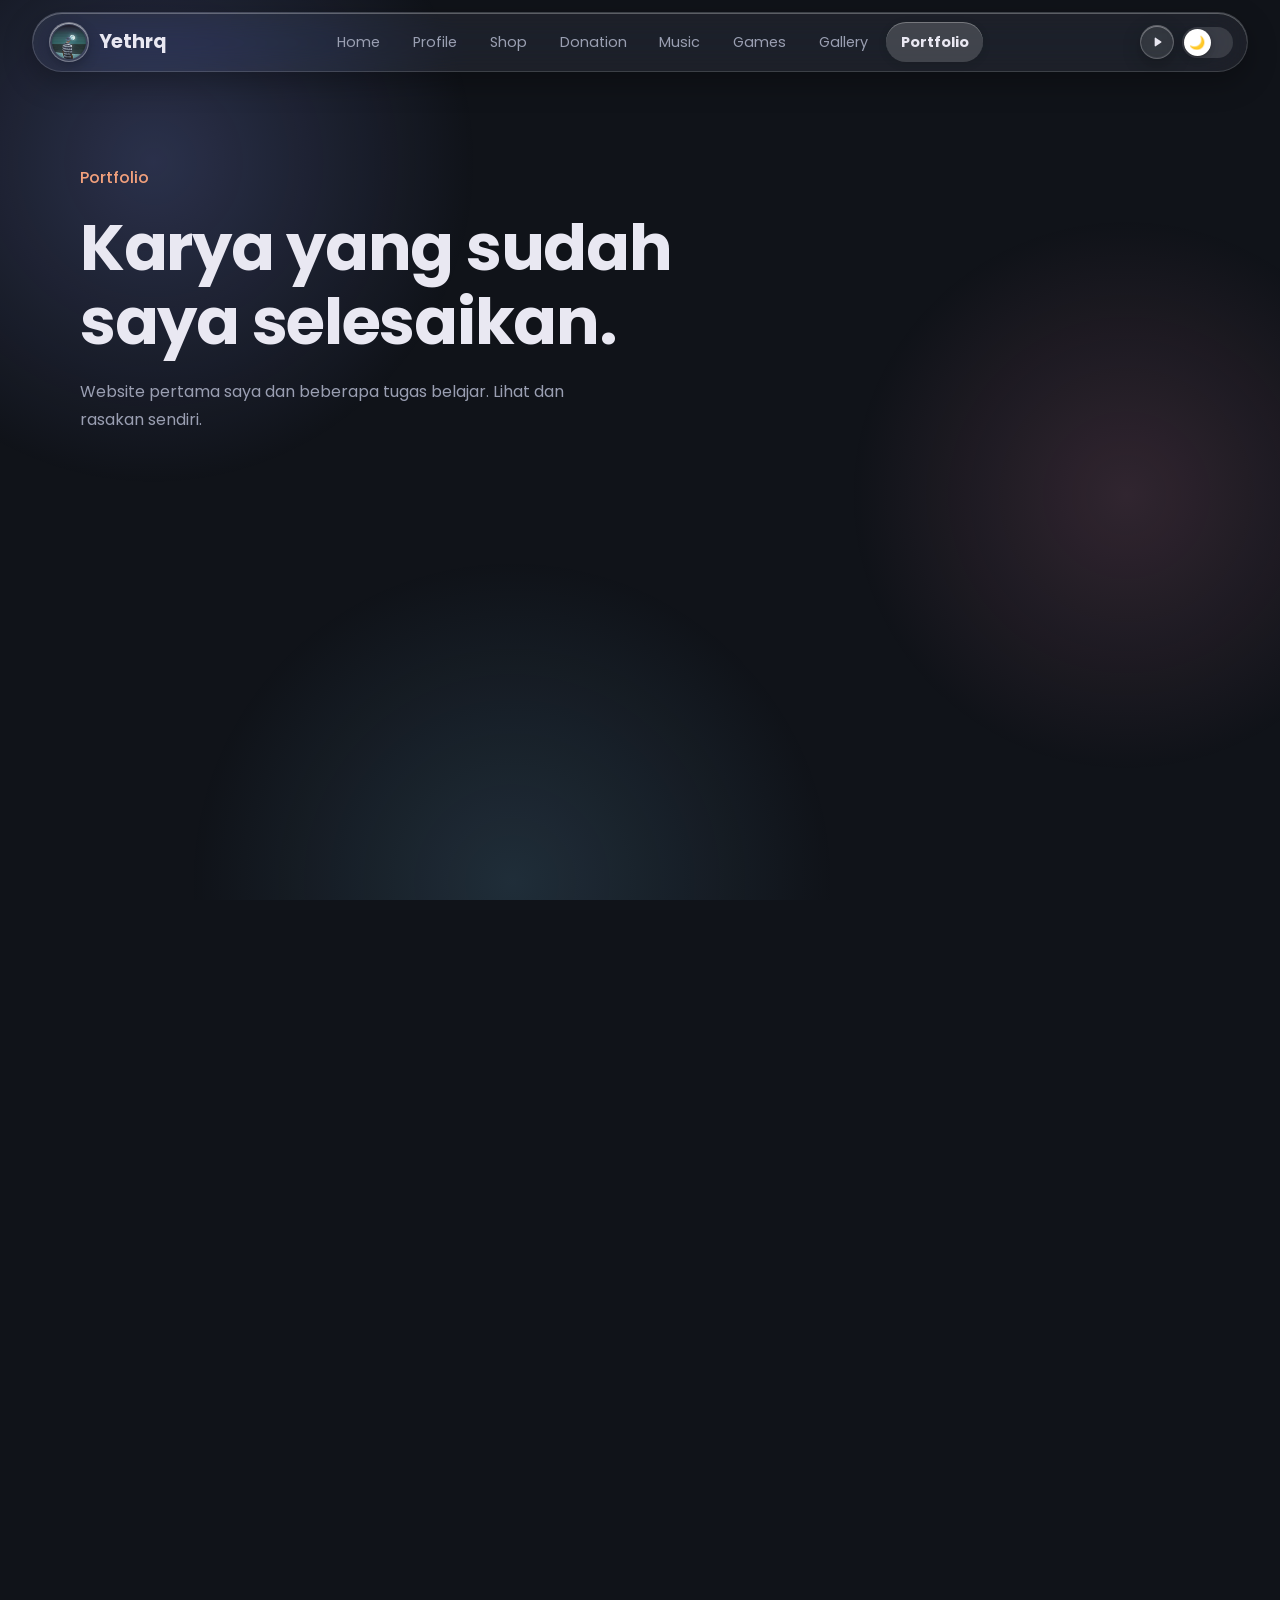
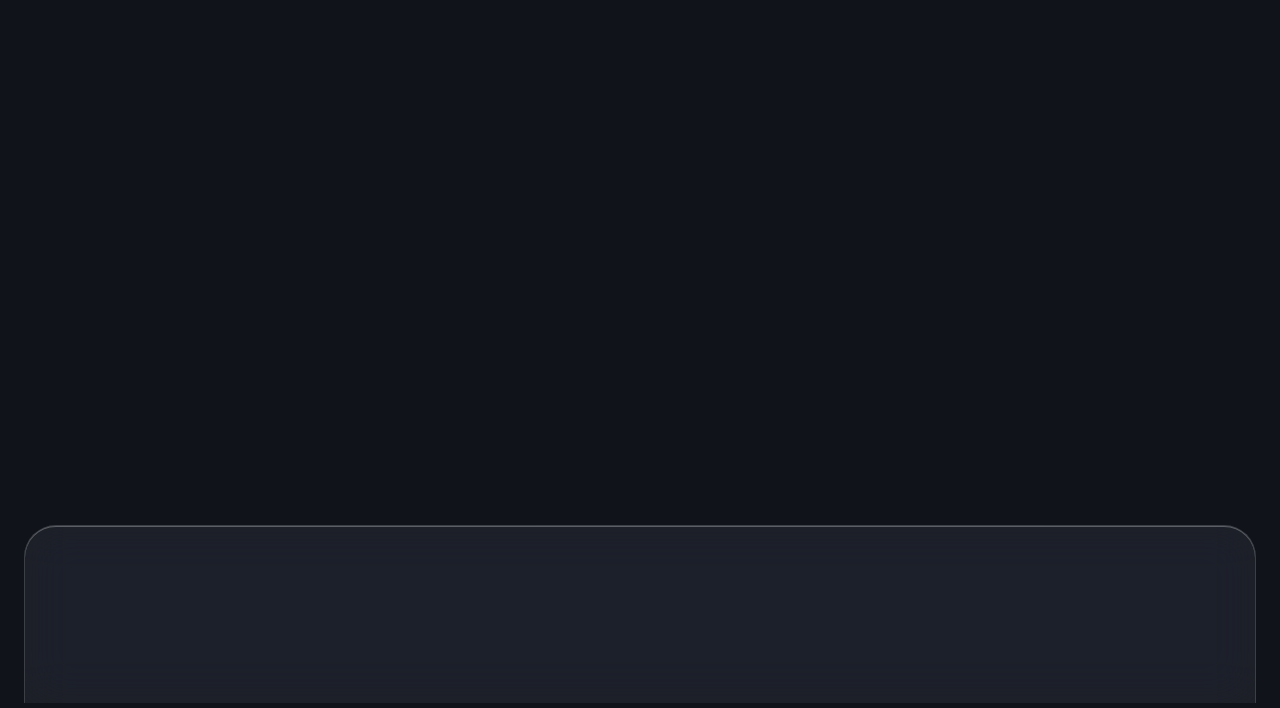
<file: portfolio/index.html>
<!doctype html>
<html lang="id">
  <head>
    <meta charset="UTF-8" />
    <meta name="viewport" content="width=device-width, initial-scale=1" />
    <title>Portfolio — Yethrq</title>
    <meta name="description" content="Hasil karya dan proyek yang sudah diselesaikan Yethrq." />
    <meta name="theme-color" content="#101319" />
    <link rel="icon" href="../assets/core/images/foto-profil.jpeg" type="image/jpeg" />
    <link rel="stylesheet" href="../css/global.css?v=20261014" />
    <link rel="stylesheet" href="../css/portfolio.css?v=20261025" />
    <script>
      try {
        document.documentElement.dataset.theme = localStorage.getItem("theme") || "dark";
      } catch (e) {
        document.documentElement.dataset.theme = "dark";
      }
    </script>
  </head>
  <body class="page-portfolio">
    <div class="page-fade" aria-hidden="true"></div>

    <header class="navbar">
      <a href="../index.html" class="brand"
        ><span class="brand-logo"><img src="../assets/core/images/foto-profil.jpeg" alt="" width="40" height="40" /></span>Yethrq</a
      >
      <nav class="nav-links" aria-label="Menu utama">
        <a href="../index.html">Home</a>
        <a href="../profile/index.html">Profile</a>
        <a href="../shop/index.html">Shop</a>
        <a href="../donation/index.html">Donation</a>
        <a href="../music/index.html">Music</a>
        <a href="../games/index.html">Games</a>
        <a href="../gallery/index.html">Gallery</a>
        <a href="index.html" class="active" aria-current="page">Portfolio</a>
      </nav>
      <div class="nav-actions">
        <button class="music-toggle" aria-pressed="false" aria-label="Nyalakan musik" title="Nyalakan musik">
          <svg class="icon-play" viewBox="0 0 24 24" aria-hidden="true">
            <path d="M8 5.5v13c0 .9 1 1.4 1.7.9l9.6-6.5c.6-.4.6-1.4 0-1.8L9.7 4.6C9 4.1 8 4.6 8 5.5z" />
          </svg>
          <svg class="icon-pause" viewBox="0 0 24 24" aria-hidden="true">
            <rect x="6" y="4.5" width="4.2" height="15" rx="1.4" />
            <rect x="13.8" y="4.5" width="4.2" height="15" rx="1.4" />
          </svg>
        </button>
        <button class="theme-toggle" role="switch" aria-checked="false" aria-label="Mode terang" title="Ganti tema">
          <span class="knob"></span>
        </button>
        <button class="nav-toggle" aria-label="Buka menu" aria-expanded="false">
          <span></span><span></span>
        </button>
      </div>
    </header>

    <main>
      <!-- KEPALA HALAMAN -->
      <section class="page-head">
        <div class="container">
          <p class="hero-hello">Portfolio</p>
          <h1>Karya yang sudah saya selesaikan.</h1>
          <p>
            Website pertama saya dan beberapa tugas belajar. Lihat dan rasakan sendiri.
          </p>
        </div>
      </section>

      <!-- DAFTAR PROYEK -->
      <section class="section-tight">
        <div class="container">
          <div class="works">
            <article class="work featured t-1 reveal" data-cat="web">
              <div class="work-cover">
                <svg viewBox="0 0 24 24" aria-hidden="true"><rect x="3" y="5" width="18" height="14" rx="2.5"/><path d="M3 9h18M7 7h.01M10 7h.01"/></svg>
              </div>
              <div class="work-body">
                <span class="work-type">Website Pertama</span>
                <h3>Websye</h3>
                <p>Website pertama saya di dunia ini. Keluar dari zona nyaman dan mulai buat karya sendiri.</p>
                <ul class="tags"><li>HTML</li><li>CSS</li><li>JavaScript</li></ul>
              </div>
              <a class="work-link" href="websye/index.html" aria-label="Buka proyek Websye"></a>
            </article>

            <article class="work featured t-2 reveal" data-cat="web">
              <div class="work-cover">
                <svg viewBox="0 0 24 24" aria-hidden="true"><rect x="5" y="3.5" width="14" height="17" rx="2.5"/><path d="M8 8h8M8.5 12h.01M12 12h.01M15.5 12h.01M8.5 16h.01M12 16h.01M15.5 16h.01"/></svg>
              </div>
              <div class="work-body">
                <span class="work-type">Tugas</span>
                <h3>Kalkulator</h3>
                <p>Kalkulator sederhana dengan efek suara klik, dibuat tanpa file mp3.</p>
                <ul class="tags"><li>HTML</li><li>CSS</li><li>JavaScript</li></ul>
              </div>
              <a class="work-link" href="kalkulator/index.html" aria-label="Buka proyek Kalkulator"></a>
            </article>

            <article class="work featured t-3 reveal" data-cat="web">
              <div class="work-cover">
                <svg viewBox="0 0 24 24" aria-hidden="true"><ellipse cx="12" cy="9" rx="7.5" ry="3"/><path d="M4.5 9v6c0 1.7 3.4 3 7.5 3s7.5-1.3 7.5-3V9M8 4l2.5 4M16 4l-2.5 4"/></svg>
              </div>
              <div class="work-body">
                <span class="work-type">Tugas</span>
                <h3>Drum Machine</h3>
                <p>Tekan tombol Q, W, E, A, S, D, Z, X, C atau klik pad untuk memainkan suara drum.</p>
                <ul class="tags"><li>HTML</li><li>CSS</li><li>JavaScript</li></ul>
              </div>
              <a class="work-link" href="drum-machine/index.html" aria-label="Buka proyek Drum Machine"></a>
            </article>

            <article class="work featured t-4 reveal" data-cat="web">
              <div class="work-cover">
                <svg viewBox="0 0 24 24" aria-hidden="true"><rect x="3" y="5.5" width="18" height="13" rx="2.5"/><path d="M7 15v-6l2.5 3L12 9v6M16 9v6M14 13l2 2 2-2"/></svg>
              </div>
              <div class="work-body">
                <span class="work-type">Tugas</span>
                <h3>Markdown Previewer</h3>
                <p>Tulis Markdown di kiri, hasilnya langsung tampil di kanan.</p>
                <ul class="tags"><li>HTML</li><li>CSS</li><li>JavaScript</li></ul>
              </div>
              <a class="work-link" href="markdown-previewer/index.html" aria-label="Buka proyek Markdown Previewer"></a>
            </article>
          </div>
        </div>
      </section>

      <!-- AJAKAN -->
      <section class="section-tight">
        <div class="container cta reveal">
          <h2>Proyek pertama, awal yang bagus.</h2>
          <p>Dari sini saya terus belajar dan membuat karya yang lebih baik. Lihat halaman lain untuk menemukan hal yang menarik.</p>
          <div class="hero-actions" style="justify-content:center;opacity:1;animation:none">
            <a href="../profile/index.html" class="btn btn-primary">Kenali saya</a>
            <a href="../index.html" class="btn btn-ghost">Kembali ke Home</a>
          </div>
        </div>
      </section>
    </main>

    <footer class="footer">
      <div class="container footer-inner reveal">
        <div>
          <a href="../index.html" class="brand"
            ><span class="brand-logo"><img src="../assets/core/images/foto-profil.jpeg" alt="" width="40" height="40" /></span>Yethrq</a
          >
          <p class="footer-note">
            &copy; <span id="year">2026</span> Yethrq studio. Semua hak dilindungi.
          </p>
        </div>
        <nav class="footer-links" aria-label="Menu footer">
          <a href="../profile/index.html">Profile</a>
          <a href="../shop/index.html">Shop</a>
          <a href="../donation/index.html">Donation</a>
          <a href="../music/index.html">Music</a>
          <a href="../games/index.html">Games</a>
          <a href="../gallery/index.html">Gallery</a>
          <a href="index.html">Portfolio</a>
        </nav>
      </div>
    </footer>

    <audio id="bg-music" src="../assets/core/audio/legacy.mp3" loop preload="none"></audio>

    <script src="../js/main.js?v=20261018"></script>
  </body>
</html>
</file>
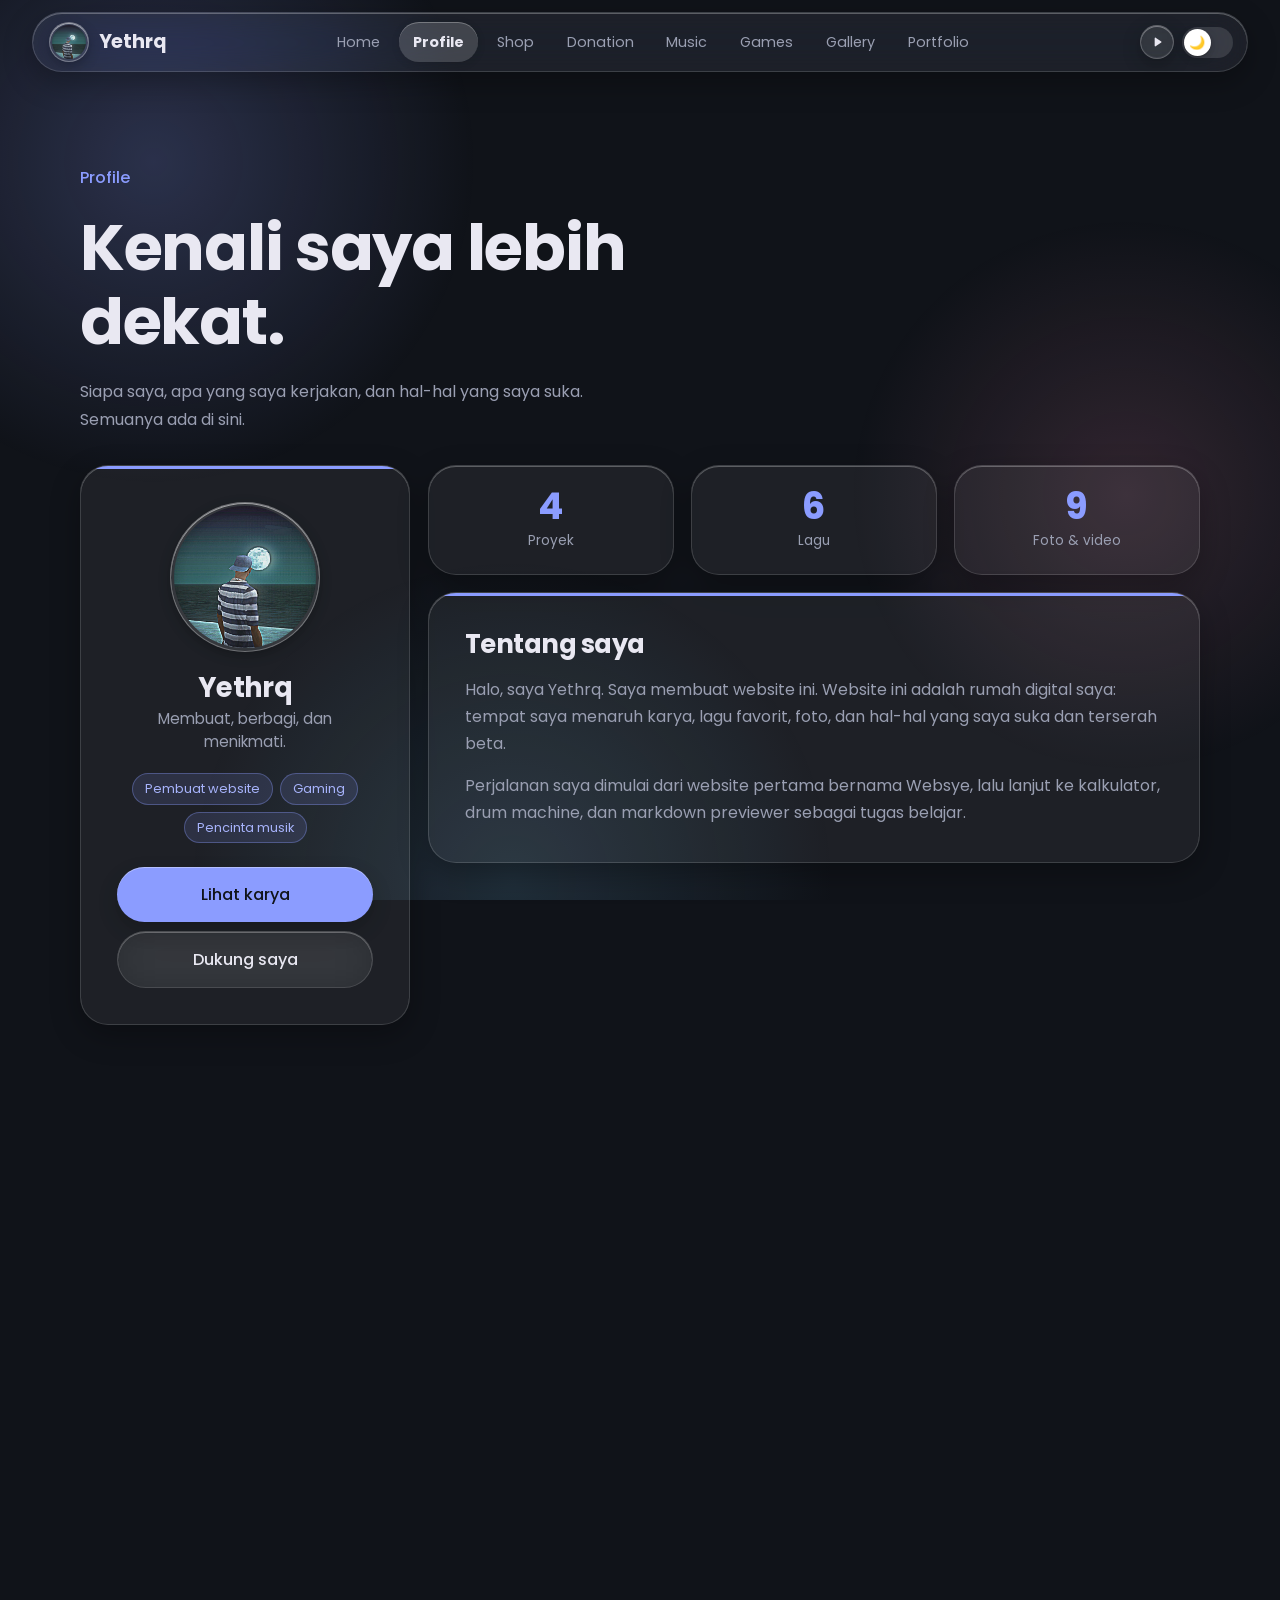
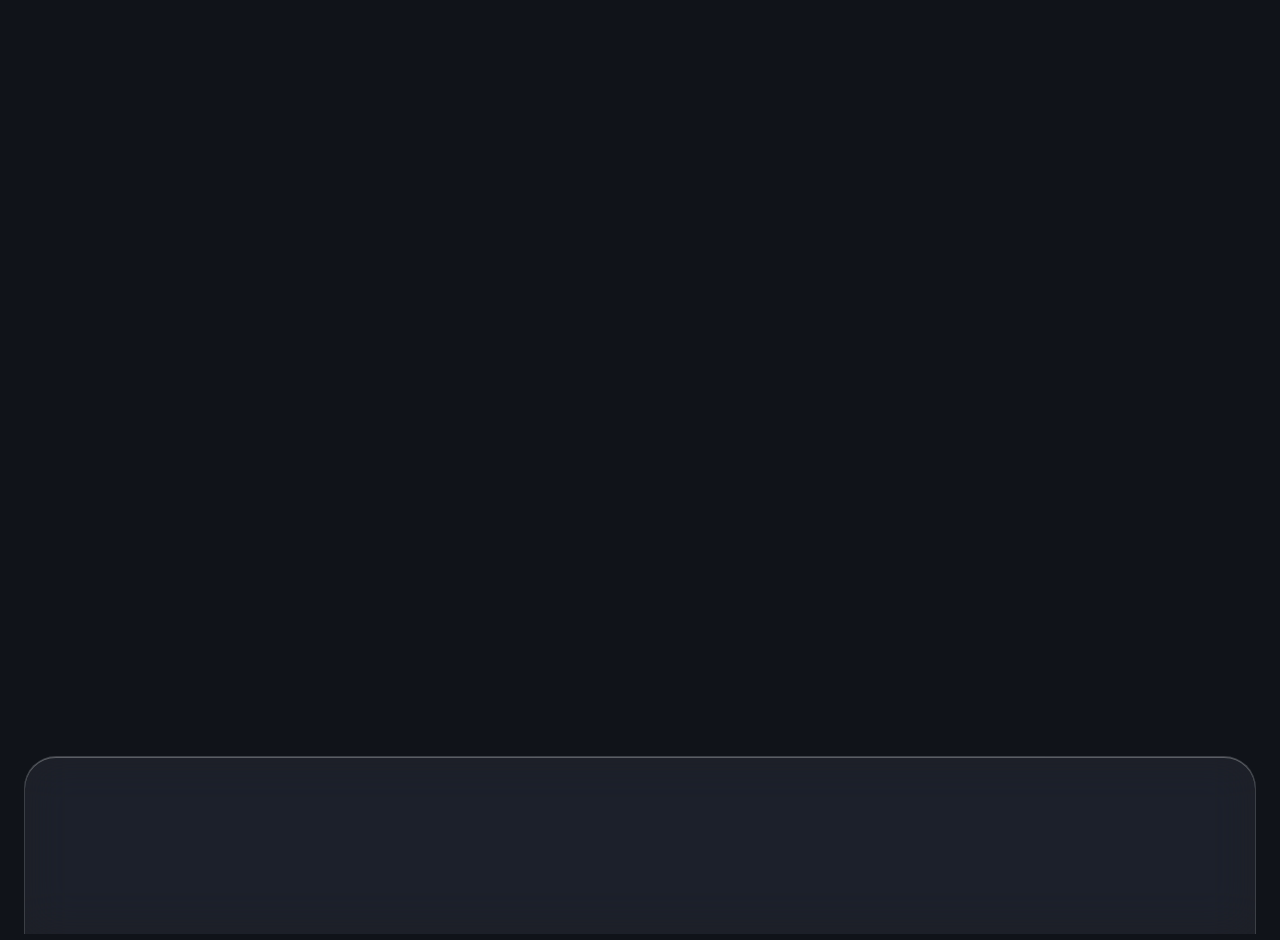
<file: profile/index.html>
<!doctype html>
<html lang="id">
  <head>
    <meta charset="UTF-8" />
    <meta name="viewport" content="width=device-width, initial-scale=1" />
    <title>Profile — Yethrq</title>
    <meta name="description" content="Profil Yethrq: siapa saya, keahlian, hal yang saya suka, dan perjalanan membuat website." />
    <meta name="theme-color" content="#101319" />
    <link rel="icon" href="../assets/core/images/foto-profil.jpeg" type="image/jpeg" />
    <link rel="stylesheet" href="../css/global.css?v=20261014" />
    <link rel="stylesheet" href="../css/profile.css?v=20261023" />
    <script>
      try {
        document.documentElement.dataset.theme = localStorage.getItem("theme") || "dark";
      } catch (e) {
        document.documentElement.dataset.theme = "dark";
      }
    </script>
  </head>
  <body class="page-profile">
    <div class="page-fade" aria-hidden="true"></div>

    <header class="navbar">
      <a href="../index.html" class="brand"
        ><span class="brand-logo"><img src="../assets/core/images/foto-profil.jpeg" alt="" width="40" height="40" /></span>Yethrq</a
      >
      <nav class="nav-links" aria-label="Menu utama">
        <a href="../index.html">Home</a>
        <a href="index.html" class="active" aria-current="page">Profile</a>
        <a href="../shop/index.html">Shop</a>
        <a href="../donation/index.html">Donation</a>
        <a href="../music/index.html">Music</a>
        <a href="../games/index.html">Games</a>
        <a href="../gallery/index.html">Gallery</a>
        <a href="../portfolio/index.html">Portfolio</a>
      </nav>
      <div class="nav-actions">
        <button class="music-toggle" aria-pressed="false" aria-label="Nyalakan musik" title="Nyalakan musik">
          <svg class="icon-play" viewBox="0 0 24 24" aria-hidden="true">
            <path d="M8 5.5v13c0 .9 1 1.4 1.7.9l9.6-6.5c.6-.4.6-1.4 0-1.8L9.7 4.6C9 4.1 8 4.6 8 5.5z" />
          </svg>
          <svg class="icon-pause" viewBox="0 0 24 24" aria-hidden="true">
            <rect x="6" y="4.5" width="4.2" height="15" rx="1.4" />
            <rect x="13.8" y="4.5" width="4.2" height="15" rx="1.4" />
          </svg>
        </button>
        <button class="theme-toggle" role="switch" aria-checked="false" aria-label="Mode terang" title="Ganti tema">
          <span class="knob"></span>
        </button>
        <button class="nav-toggle" aria-label="Buka menu" aria-expanded="false">
          <span></span><span></span>
        </button>
      </div>
    </header>

    <main>
      <!-- KEPALA HALAMAN -->
      <section class="page-head">
        <div class="container">
          <p class="hero-hello">Profile</p>
          <h1>Kenali saya lebih dekat.</h1>
          <p>Siapa saya, apa yang saya kerjakan, dan hal-hal yang saya suka. Semuanya ada di sini.</p>
        </div>
      </section>

      <!-- KARTU PROFIL + ISI -->
      <section class="section-tight" id="profile-root">
        <div class="container prof-grid">
          <aside class="id-card reveal">
            <div class="avatar"><img src="../assets/core/images/foto-profil.jpeg" alt="Foto profil Yethrq" width="240" height="240" /></div>
            <h2 id="pf-name">Yethrq</h2>
            <p class="id-tag" id="pf-tag"></p>
            <ul class="badges" id="pf-badges"></ul>
            <div class="id-actions">
              <a href="../portfolio/index.html" class="btn btn-primary">Lihat karya</a>
              <a href="../donation/index.html" class="btn btn-ghost">Dukung saya</a>
            </div>
          </aside>

          <div class="prof-main">
            <ul class="stats" id="pf-stats" aria-label="Ringkasan"></ul>

            <div class="panel reveal">
              <h2>Tentang saya</h2>
              <div class="bio" id="pf-bio"></div>
            </div>

            <div class="panel reveal">
              <h2>Keahlian</h2>
              <ul class="skills" id="pf-skills"></ul>
            </div>

            <div class="panel reveal">
              <h2>Yang saya suka</h2>
              <ul class="likes" id="pf-likes"></ul>
            </div>

            <div class="panel reveal">
              <h2>Perjalanan</h2>
              <ol class="timeline" id="pf-timeline"></ol>
            </div>
          </div>
        </div>
      </section>

      <!-- AJAKAN -->
      <section class="section-tight">
        <div class="container cta reveal">
          <h2>Mau ngobrol atau bekerja sama?</h2>
          <p>Jelajahi halaman lain untuk mengenal saya lewat musik, foto, dan karya.</p>
          <div class="hero-actions" id="pf-contacts" style="justify-content:center;opacity:1;animation:none;flex-wrap:wrap">
            <a href="../music/index.html" class="btn btn-primary">Dengar Music</a>
            <a href="../gallery/index.html" class="btn btn-ghost">Buka Gallery</a>
          </div>
        </div>
      </section>
    </main>


    <footer class="footer">
      <div class="container footer-inner reveal">
        <div>
          <a href="../index.html" class="brand"
            ><span class="brand-logo"><img src="../assets/core/images/foto-profil.jpeg" alt="" width="40" height="40" /></span>Yethrq</a
          >
          <p class="footer-note">
            &copy; <span id="year">2026</span> Yethrq studio. Semua hak dilindungi.
          </p>
        </div>
        <nav class="footer-links" aria-label="Menu footer">
          <a href="index.html">Profile</a>
          <a href="../shop/index.html">Shop</a>
          <a href="../donation/index.html">Donation</a>
          <a href="../music/index.html">Music</a>
          <a href="../games/index.html">Games</a>
          <a href="../gallery/index.html">Gallery</a>
          <a href="../portfolio/index.html">Portfolio</a>
        </nav>
      </div>
    </footer>

    <audio id="bg-music" src="../assets/core/audio/legacy.mp3" loop preload="none"></audio>

    <script src="../js/konten.js?v=20261021"></script>
    <script src="../js/render.js?v=20261021"></script>
    <script src="../js/main.js?v=20261018"></script>
  </body>
</html>
</file>
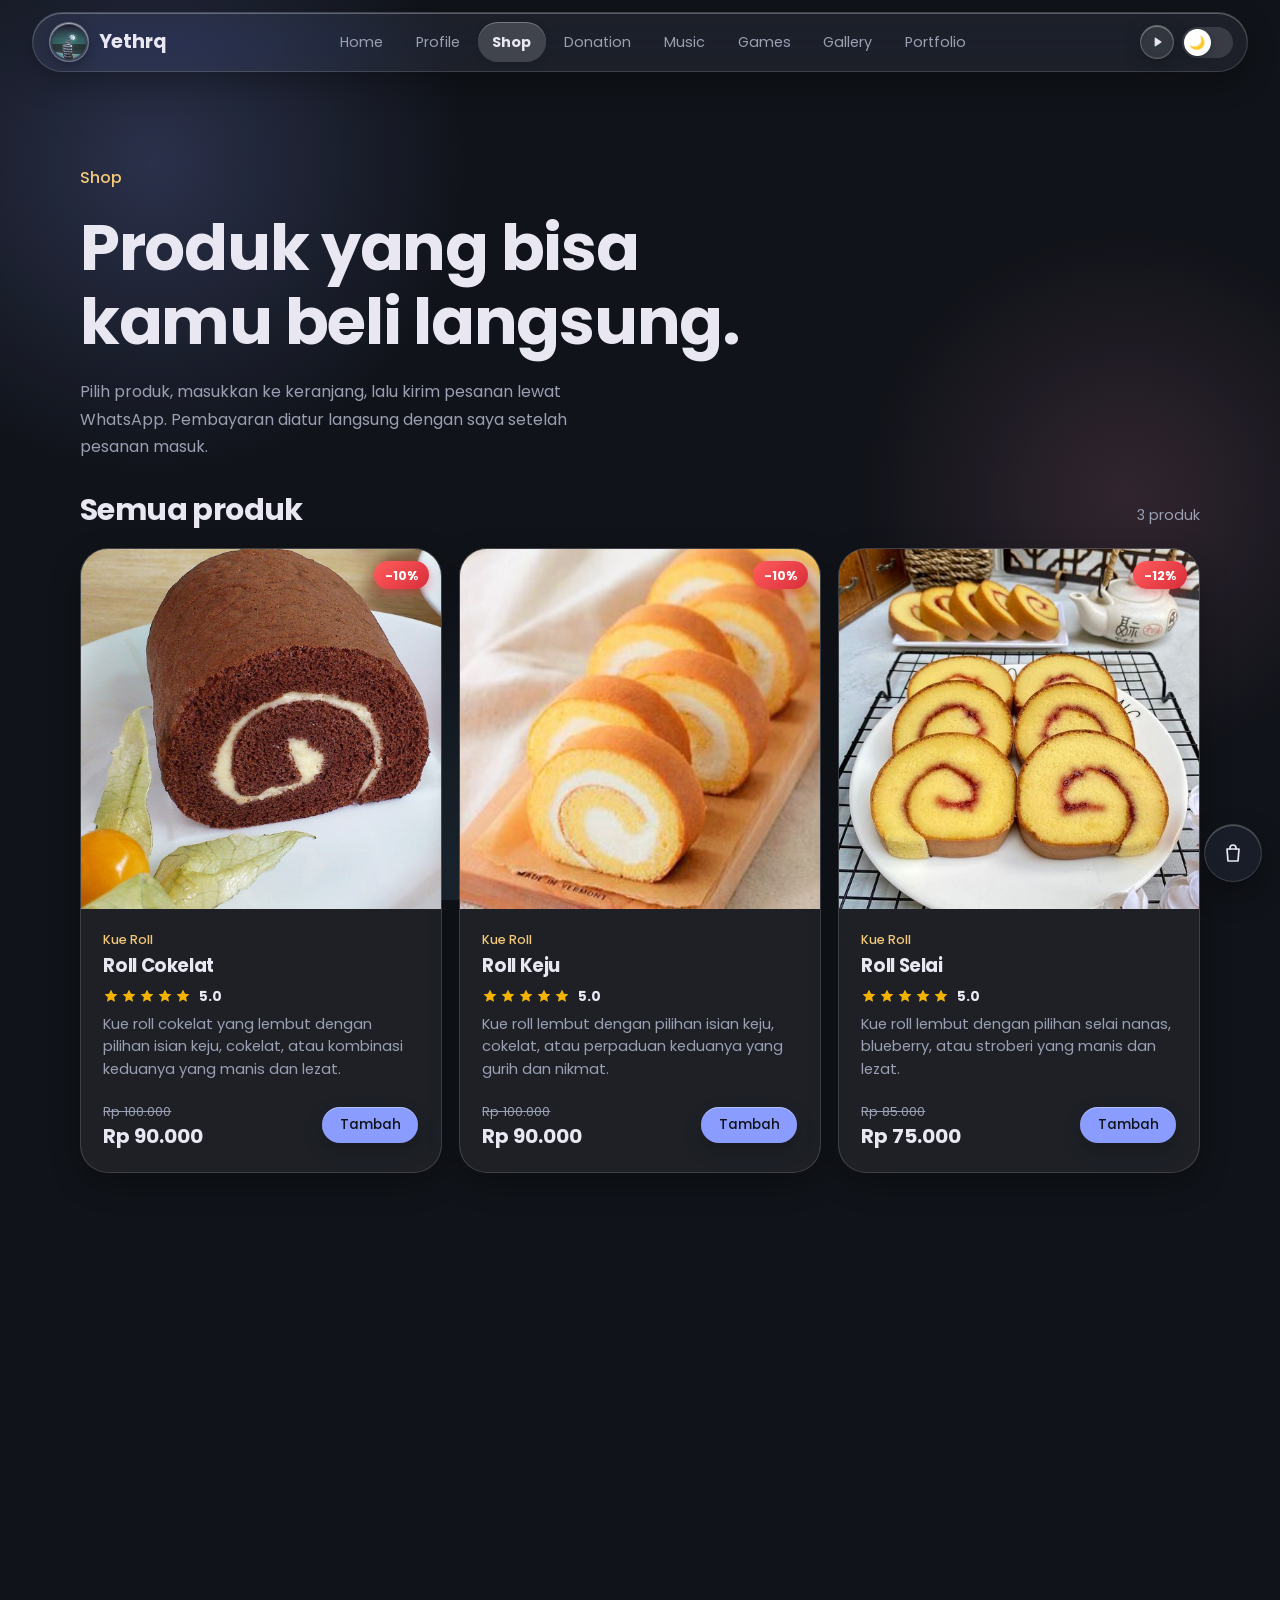
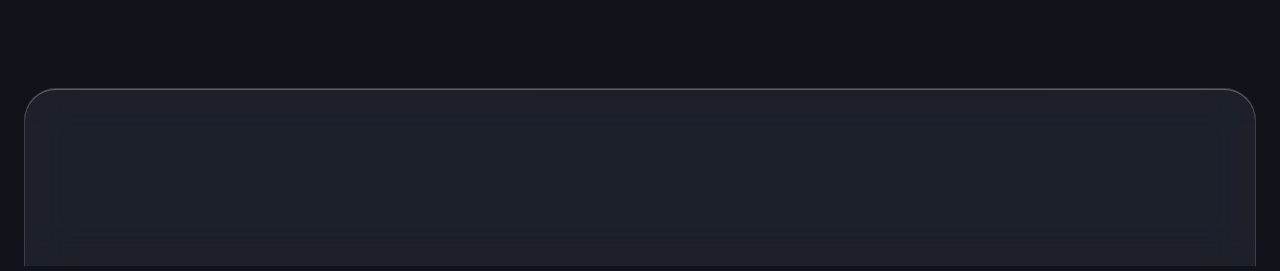
<file: shop/index.html>
<!doctype html>
<html lang="id">
  <head>
    <meta charset="UTF-8" />
    <meta name="viewport" content="width=device-width, initial-scale=1" />
    <title>Shop — Yethrq</title>
    <meta name="description" content="Toko Yethrq: pilih produk, masukkan ke keranjang, lalu pesan lewat WhatsApp." />
    <meta name="theme-color" content="#101319" />
    <link rel="icon" href="../assets/core/images/foto-profil.jpeg" type="image/jpeg" />
    <link rel="stylesheet" href="../css/global.css?v=20261014" />
    <link rel="stylesheet" href="../css/shop.css?v=20261026" />
    <script>
      try {
        document.documentElement.dataset.theme = localStorage.getItem("theme") || "dark";
      } catch (e) {
        document.documentElement.dataset.theme = "dark";
      }
    </script>
  </head>
  <body class="page-shop">
    <div class="page-fade" aria-hidden="true"></div>

    <header class="navbar">
      <a href="../index.html" class="brand"
        ><span class="brand-logo"><img src="../assets/core/images/foto-profil.jpeg" alt="" width="40" height="40" /></span>Yethrq</a
      >
      <nav class="nav-links" aria-label="Menu utama">
        <a href="../index.html">Home</a>
        <a href="../profile/index.html">Profile</a>
        <a href="index.html" class="active" aria-current="page">Shop</a>
        <a href="../donation/index.html">Donation</a>
        <a href="../music/index.html">Music</a>
        <a href="../games/index.html">Games</a>
        <a href="../gallery/index.html">Gallery</a>
        <a href="../portfolio/index.html">Portfolio</a>
      </nav>
      <div class="nav-actions">
        <button class="music-toggle" aria-pressed="false" aria-label="Nyalakan musik" title="Nyalakan musik">
          <svg class="icon-play" viewBox="0 0 24 24" aria-hidden="true">
            <path d="M8 5.5v13c0 .9 1 1.4 1.7.9l9.6-6.5c.6-.4.6-1.4 0-1.8L9.7 4.6C9 4.1 8 4.6 8 5.5z" />
          </svg>
          <svg class="icon-pause" viewBox="0 0 24 24" aria-hidden="true">
            <rect x="6" y="4.5" width="4.2" height="15" rx="1.4" />
            <rect x="13.8" y="4.5" width="4.2" height="15" rx="1.4" />
          </svg>
        </button>
        <button class="theme-toggle" role="switch" aria-checked="false" aria-label="Mode terang" title="Ganti tema">
          <span class="knob"></span>
        </button>
        <button class="nav-toggle" aria-label="Buka menu" aria-expanded="false">
          <span></span><span></span>
        </button>
      </div>
    </header>

    <main>
      <!-- KEPALA HALAMAN -->
      <section class="page-head">
        <div class="container">
          <p class="hero-hello">Shop</p>
          <h1>Produk yang bisa kamu beli langsung.</h1>
          <p>Pilih produk, masukkan ke keranjang, lalu kirim pesanan lewat WhatsApp. Pembayaran diatur langsung dengan saya setelah pesanan masuk.</p>
        </div>
      </section>

      <!-- DAFTAR PRODUK -->
      <section class="section-tight">
        <div class="container">
          <div class="sec-head reveal">
            <h2>Semua produk</h2>
            <span class="sec-count" id="shop-count" aria-live="polite"></span>
          </div>
          <div class="shop-filter reveal" id="shop-filter" role="group" aria-label="Filter kategori"></div>
          <!-- Produk diatur di js/konten.js (bagian "toko"). Tidak perlu mengedit di sini. -->
          <div class="pcards" id="shop-grid"></div>
          <div class="shop-empty" id="shop-empty" hidden>
            <h3>Belum ada produk</h3>
            <p>Produk akan muncul di sini setelah ditambahkan di js/konten.js.</p>
          </div>
        </div>
      </section>

      <!-- AJAKAN -->
      <section class="section-tight">
        <div class="container cta reveal">
          <h2>Mau dukung tanpa belanja?</h2>
          <p>Kamu juga bisa mendukung proyek saya lewat donasi, berapa pun jumlahnya.</p>
          <div class="hero-actions" style="justify-content:center;opacity:1;animation:none">
            <a href="../donation/index.html" class="btn btn-primary">Buka Donation</a>
            <a href="../index.html" class="btn btn-ghost">Kembali ke Home</a>
          </div>
        </div>
      </section>
    </main>

    <footer class="footer">
      <div class="container footer-inner reveal">
        <div>
          <a href="../index.html" class="brand"
            ><span class="brand-logo"><img src="../assets/core/images/foto-profil.jpeg" alt="" width="40" height="40" /></span>Yethrq</a
          >
          <p class="footer-note">
            &copy; <span id="year">2026</span> Yethrq studio. Semua hak dilindungi.
          </p>
        </div>
        <nav class="footer-links" aria-label="Menu footer">
          <a href="../profile/index.html">Profile</a>
          <a href="index.html">Shop</a>
          <a href="../donation/index.html">Donation</a>
          <a href="../music/index.html">Music</a>
          <a href="../games/index.html">Games</a>
          <a href="../gallery/index.html">Gallery</a>
          <a href="../portfolio/index.html">Portfolio</a>
        </nav>
      </div>
    </footer>

    <!-- KERANJANG (tombol melayang + panel samping) -->
    <button type="button" class="cart-fab" id="cart-open" aria-label="Buka keranjang" aria-haspopup="dialog" aria-expanded="false">
      <svg viewBox="0 0 24 24" aria-hidden="true"><path d="M6 8h12l-1 12H7L6 8z" /><path d="M9 8V7a3 3 0 0 1 6 0v1" /></svg>
      <span class="cart-badge" id="cart-badge" hidden>0</span>
    </button>
    <div class="cart-backdrop" id="cart-backdrop" hidden></div>
    <aside class="cart" id="cart" role="dialog" aria-modal="true" aria-labelledby="cart-title" aria-hidden="true">
      <div class="cart-head">
        <h2 id="cart-title">Keranjang</h2>
        <button type="button" class="cart-close" id="cart-close" aria-label="Tutup keranjang">
          <svg viewBox="0 0 24 24" aria-hidden="true"><path d="M6 6l12 12M18 6L6 18" /></svg>
        </button>
      </div>
      <p class="cart-empty" id="cart-empty">Keranjang masih kosong. Pilih produk lalu tekan Tambah.</p>
      <ul class="cart-list" id="cart-list"></ul>
      <div class="cart-foot" id="cart-foot" hidden>
        <div class="cart-total"><span>Total</span><strong id="cart-total">Rp 0</strong></div>
        <label class="cart-field">
          <span>Nama kamu</span>
          <input type="text" id="cart-name" maxlength="60" autocomplete="off" placeholder="Nama pemesan" />
        </label>
        <label class="cart-field">
          <span>Catatan (opsional)</span>
          <textarea id="cart-note" autocomplete="off" rows="2" maxlength="200" placeholder="Ukuran, warna, alamat, dll"></textarea>
        </label>
        <button type="button" class="btn btn-primary cart-send" id="cart-send">Pesan lewat WhatsApp</button>
        <div class="cart-sub">
          <button type="button" class="btn btn-ghost small" id="cart-copy">Salin pesanan</button>
          <button type="button" class="btn btn-ghost small" id="cart-clear">Kosongkan</button>
        </div>
        <p class="cart-msg" id="cart-msg" role="status" aria-live="polite"></p>
      </div>
    </aside>

    <!-- Musik latar: Legacy, hanya dikontrol tombol navbar -->
    <audio id="bg-music" src="../assets/core/audio/legacy.mp3" loop preload="none"></audio>

    <script src="../js/konten.js?v=20261026"></script>
    <script src="../js/render.js?v=20261022"></script>
    <script src="../js/main.js?v=20261018"></script>
    <script src="../js/shop.js?v=20261026"></script>
  </body>
</html>
</file>
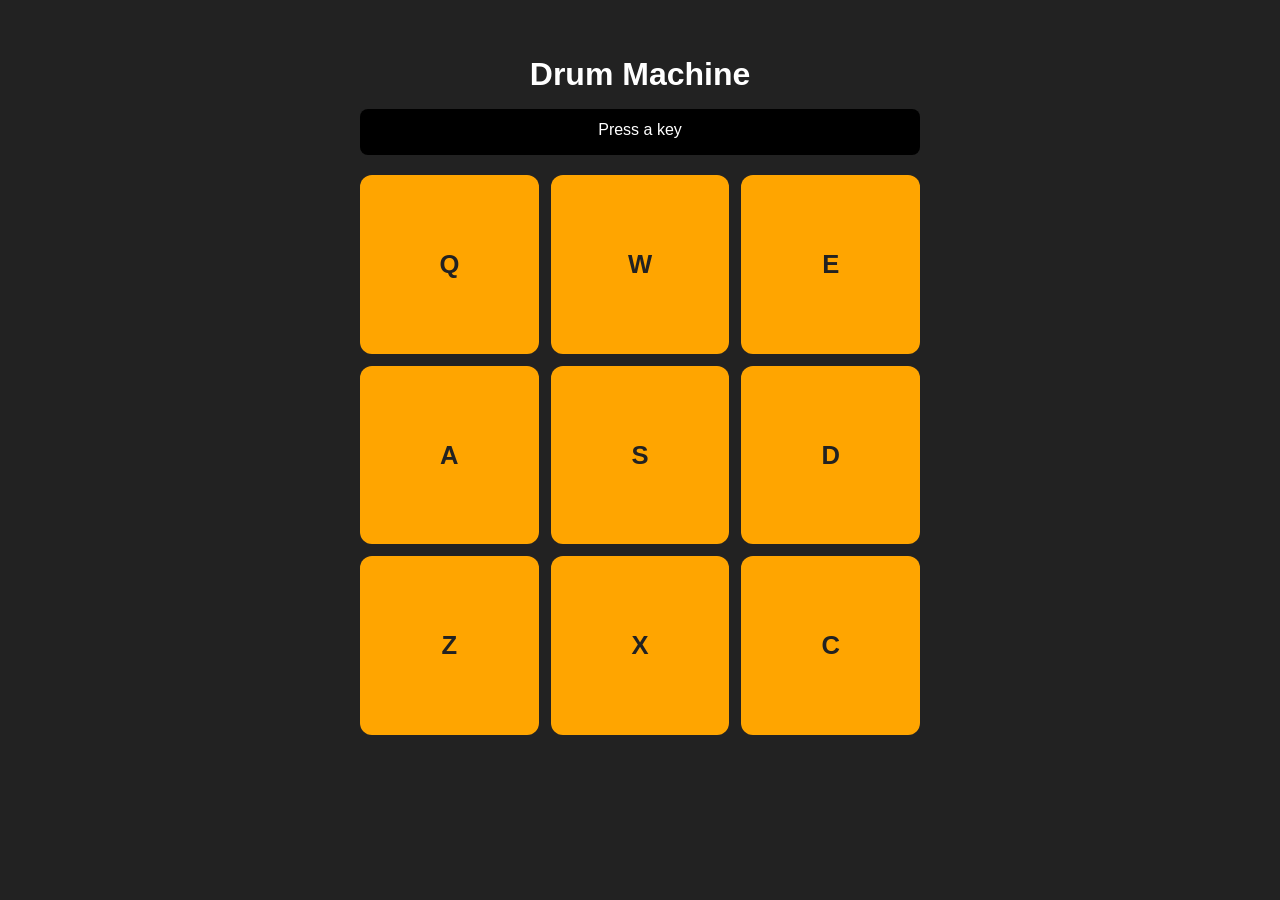
<file: portfolio/drum-machine/index.html>
<!DOCTYPE html>
<html>
<head>
<meta charset="UTF-8">
<meta name="viewport" content="width=device-width, initial-scale=1, viewport-fit=cover">
  <title>Drum Machine</title>
  <link rel="stylesheet" href="style.css">
</head>

<body>

<div id="drum-machine">

<h1>Drum Machine</h1>

<div id="display">Press a key</div>

<div class="drum-pad" id="Heater-1">Q
<audio class="clip" id="Q" src="https://s3.amazonaws.com/freecodecamp/drums/Heater-1.mp3"></audio>
</div>

<div class="drum-pad" id="Heater-2">W
<audio class="clip" id="W" src="https://s3.amazonaws.com/freecodecamp/drums/Heater-2.mp3"></audio>
</div>

<div class="drum-pad" id="Heater-3">E
<audio class="clip" id="E" src="https://s3.amazonaws.com/freecodecamp/drums/Heater-3.mp3"></audio>
</div>

<div class="drum-pad" id="Heater-4">A
<audio class="clip" id="A" src="https://s3.amazonaws.com/freecodecamp/drums/Heater-4_1.mp3"></audio>
</div>

<div class="drum-pad" id="Clap">S
<audio class="clip" id="S" src="https://s3.amazonaws.com/freecodecamp/drums/Heater-6.mp3"></audio>
</div>

<div class="drum-pad" id="Open-HH">D
<audio class="clip" id="D" src="https://s3.amazonaws.com/freecodecamp/drums/Dsc_Oh.mp3"></audio>
</div>

<div class="drum-pad" id="Kick-n-Hat">Z
<audio class="clip" id="Z" src="https://s3.amazonaws.com/freecodecamp/drums/Kick_n_Hat.mp3"></audio>
</div>

<div class="drum-pad" id="Kick">X
<audio class="clip" id="X" src="https://s3.amazonaws.com/freecodecamp/drums/RP4_KICK_1.mp3"></audio>
</div>

<div class="drum-pad" id="Closed-HH">C
<audio class="clip" id="C" src="https://s3.amazonaws.com/freecodecamp/drums/Cev_H2.mp3"></audio>
</div>

</div>

<script src="script.js"></script>

</body>
</html>
</file>
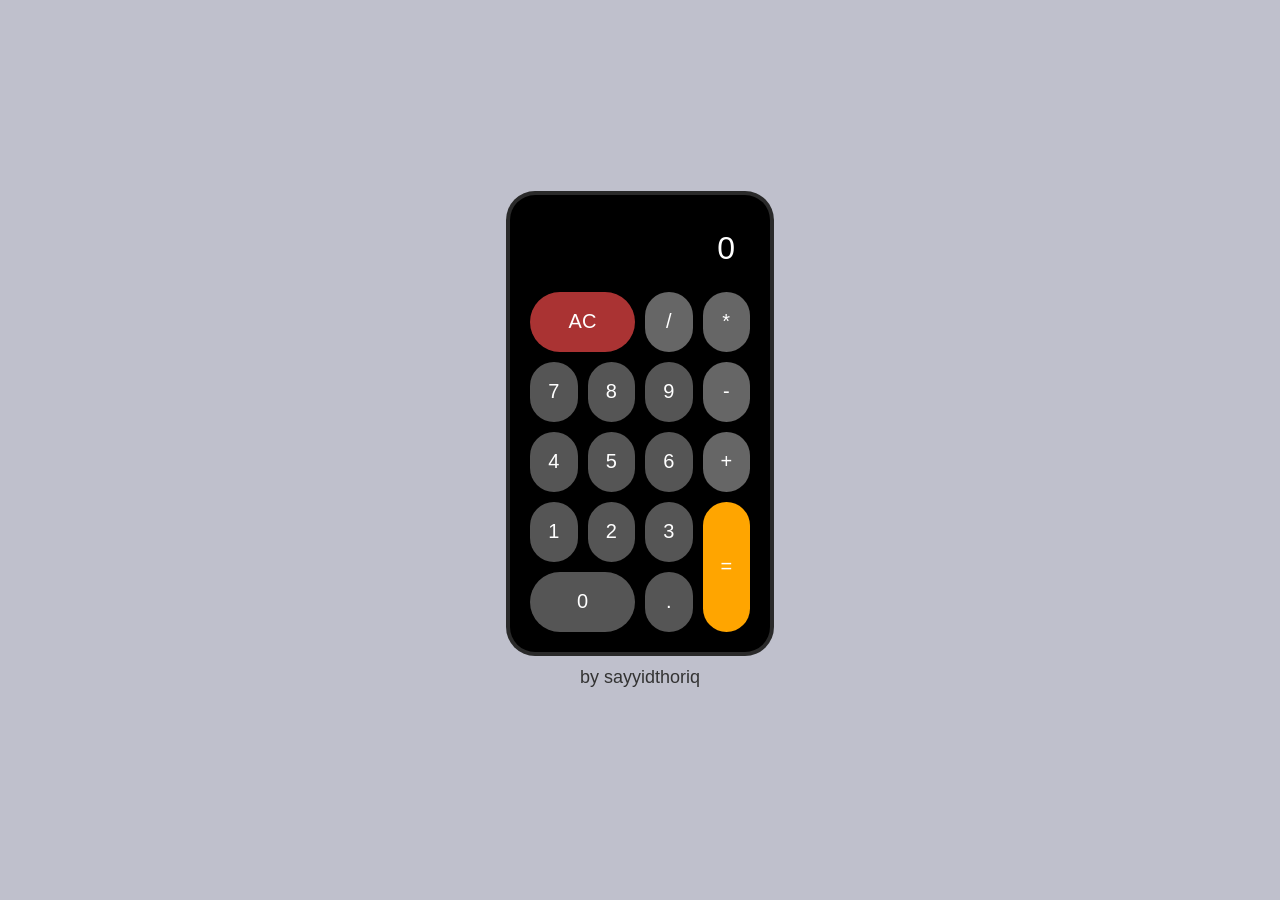
<file: portfolio/kalkulator/index.html>
<!DOCTYPE html>
<html lang="en">
<head>
  <meta charset="UTF-8">
  <meta name="viewport" content="width=device-width, initial-scale=1, viewport-fit=cover">
  <title>Calculator</title>
  <link rel="stylesheet" href="style.css">
</head>
<body>

<div id="calculator">
  <div id="display">0</div>

  <button id="clear">AC</button>
  <button id="divide">/</button>
  <button id="multiply">*</button>

  <button id="seven">7</button>
  <button id="eight">8</button>
  <button id="nine">9</button>
  <button id="subtract">-</button>

  <button id="four">4</button>
  <button id="five">5</button>
  <button id="six">6</button>
  <button id="add">+</button>

  <button id="one">1</button>
  <button id="two">2</button>
  <button id="three">3</button>

  <button id="equals">=</button>

  <button id="zero">0</button>
  <button id="decimal">.</button>
</div>

<p class="credit">by sayyidthoriq</p>

<script src="script.js"></script>
</body>
</html>
</file>
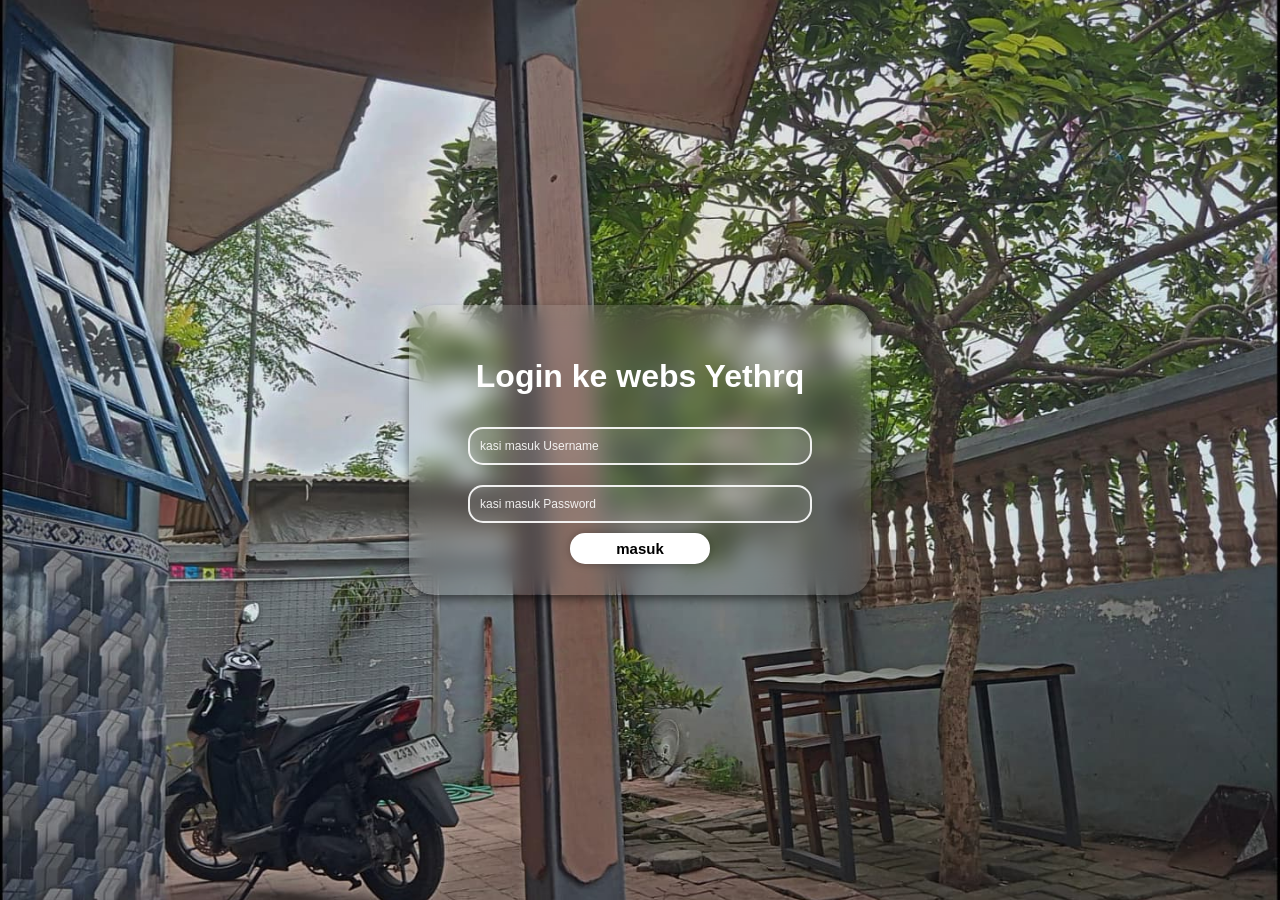
<file: portfolio/websye/index.html>
<!doctype html>
<html lang="en">
  <head>
    <meta charset="UTF-8" />
    <meta name="viewport" content="width=device-width, initial-scale=1.0" />
    <title>Login - Yethrq</title>
    <link rel="stylesheet" href="css/styles.css" />
  </head>
  <body>
    <div class="login-container">
      <h1>Login ke webs Yethrq</h1>
      <form action="home.html" method="GET" onsubmit="return validateLogin();">
        <input type="text" id="username" placeholder="kasi masuk Username" />
        <input
          type="password"
          id="password"
          placeholder="kasi masuk Password"
        />
        <button type="submit">masuk</button>
      </form>
    </div>

    <script src="js/javascript.js"></script>
  </body>
</html>
</file>
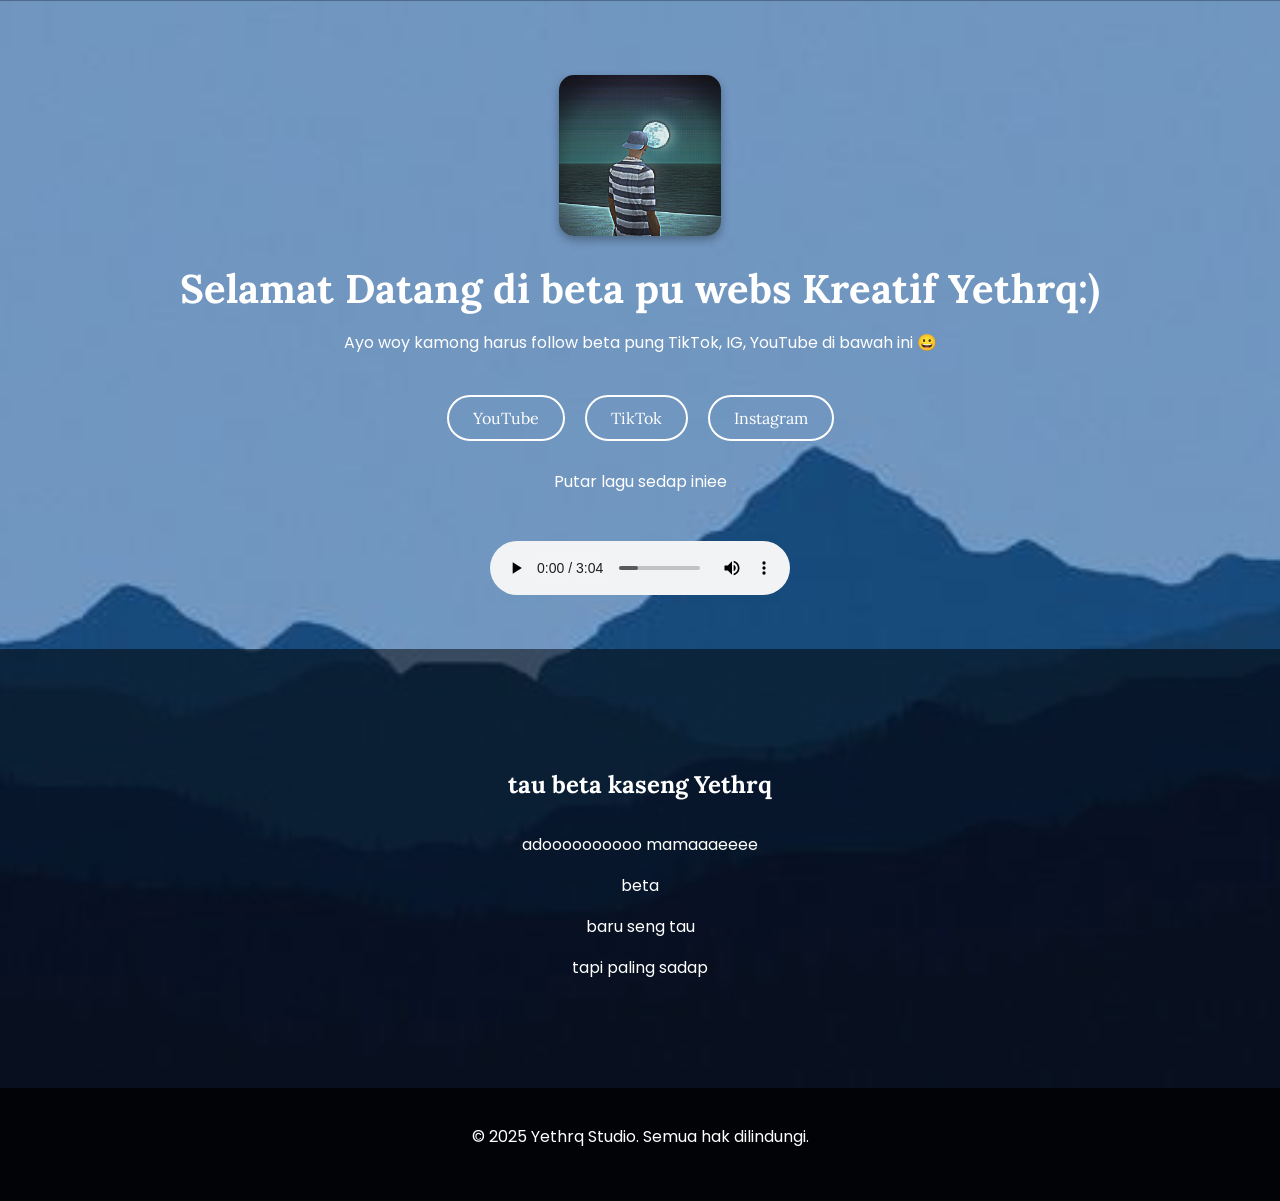
<file: portfolio/websye/home.html>
<!doctype html>
<html lang="id">
  <head>
    <meta charset="UTF-8" />
    <meta name="viewport" content="width=device-width, initial-scale=1.0" />
    <meta
      name="description"
      content="yethrq adalah platform kreatif untuk menonton dan berbagi video inspiratif. Temukan konten menarik di YouTube, TikTok, dan Instagram."
    />
    <meta
      name="keywords"
      content="konten kreatif, youtube, tiktok, instagram, platform kreatif"
    />
    <meta name="author" content="Yethrq Studio" />
    <meta http-equiv="X-UA-Compatible" content="IE=edge" />
    <title>Yethrq - Webs Kreatif</title>
    <link
      href="https://fonts.googleapis.com/css2?family=Poppins:wght@600&family=Lora:wght@400&display=swap"
      rel="stylesheet"
    />
    <link rel="stylesheet" href="css/home.css" />
  </head>
  <body>
    <div class="container">
      <img
        src="drex/bulan.jpeg"
        alt="Ilustrasi logo Yethrq"
        class="gambar-keren"
      />
      <h1>Selamat Datang di beta pu webs Kreatif Yethrq:)</h1>
      <p>
        Ayo woy kamong harus follow beta pung TikTok, IG, YouTube di bawah ini
        &#128512;
      </p>
      <div class="links">
        <a href="http://www.youtube.com/@imthrq" target="_blank">YouTube</a>
        <a href="https://www.tiktok.com/@imthrq" target="_blank">TikTok</a>
        <a href="https://www.instagram.com/yerrq._" target="_blank"
          >Instagram</a
        >
      </div>
      <div class="audio-container">
        <p>Putar lagu sedap iniee</p>
        <audio controls loop>
          <source src="drex/garam.mp3" type="audio/mpeg" />
          Browser kamu tidak mendukung pemutar audio. Download musik
          <a href="drex/garam.mp3" download>di sini</a>
        </audio>
      </div>
    </div>

    <div class="extra-content">
      <h2>tau beta kaseng Yethrq</h2>
      <p>adoooooooooo mamaaaeeee</p>
      <p>beta</p>
      <p>baru seng tau</p>
      <p>tapi paling sadap</p>
    </div>
    <div class="footer">
      <p>&copy; 2025 Yethrq Studio. Semua hak dilindungi.</p>
    </div>
  </body>
</html>
</file>
<file: css/global.css>
/* ==========================================================
   GLOBAL.CSS — dipakai SEMUA halaman
   Ubah warna & font di bagian :root untuk mengganti tema.
   ========================================================== */
/* ---------- Font (disimpan lokal di assets/fonts, tidak butuh internet) ---------- */
@font-face { font-family: "Poppins"; font-style: normal; font-weight: 400; font-display: swap; src: url("../assets/core/fonts/poppins-400.woff") format("woff"); }
@font-face { font-family: "Poppins"; font-style: normal; font-weight: 500; font-display: swap; src: url("../assets/core/fonts/poppins-500.woff") format("woff"); }
@font-face { font-family: "Poppins"; font-style: normal; font-weight: 600 700; font-display: swap; src: url("../assets/core/fonts/poppins-700.woff") format("woff"); }

:root {
  --bg: #101319;
  --surface: #181c25;
  --surface-2: #1f2430;
  --line: #2a3040;
  --text: #e9e8f2;
  --muted: #9a9fb2;
  --accent: #8b9cff;      /* periwinkle: warna utama */
  --accent-2: #f2c879;    /* emas lembut: warna pendukung */
  --accent-hover: #a3b0ff;
  --nav-bg: rgba(16, 19, 25, .8);
  --nav-bg-solid: rgba(16, 19, 25, .97);
  --radius: 18px;
  --font-display: "Poppins", "Segoe UI", system-ui, -apple-system, sans-serif;
  --font-body: "Poppins", "Segoe UI", system-ui, -apple-system, sans-serif;
  --nav-h: 72px;
  --ease: cubic-bezier(.22, .8, .24, 1);
}

/* Tema terang — aktif saat tombol tema digeser */
:root[data-theme="light"] {
  --bg: #f4f5f9;
  --surface: #ffffff;
  --surface-2: #eceef5;
  --line: #dcdfea;
  --text: #181b26;
  --muted: #5d6378;
  --accent: #4f5fe0;
  --accent-2: #b7791f;
  --accent-hover: #3f4ec9;
  --nav-bg: rgba(244, 245, 249, .85);
  --nav-bg-solid: rgba(244, 245, 249, .98);
}
:root[data-theme="light"] .glow { opacity: .16; }
:root[data-theme="light"] .btn-primary { color: #fff; }
:root[data-theme="light"] .nav-links a.active { color: #fff; }

*, *::before, *::after { box-sizing: border-box; margin: 0; padding: 0; }
html { scroll-behavior: smooth; scroll-padding-top: var(--nav-h); }
body {
  background: var(--bg);
  color: var(--text);
  font-family: var(--font-body);
  font-size: 1rem;
  line-height: 1.7;
  -webkit-font-smoothing: antialiased; -moz-osx-font-smoothing: grayscale; text-rendering: optimizeLegibility;
  -webkit-font-smoothing: antialiased;
  overflow-x: hidden;
}
a { color: inherit; text-decoration: none; }
img, video { max-width: 100%; display: block; }
/* ---------- Anti sorotan biru & seleksi tak sengaja (mobile) ----------
   1) Hilangkan kotak biru transparan saat elemen di-tap (Chrome/Safari mobile).
   2) Hilangkan outline untuk fokus lewat sentuhan/klik mouse.
   3) Outline TETAP muncul untuk pengguna keyboard (:focus-visible) demi aksesibilitas.
   4) Elemen UI (tombol, link, logo, ikon) tidak ikut ter-select saat ditekan lama. */
html { -webkit-tap-highlight-color: transparent; }
*, *::before, *::after { -webkit-tap-highlight-color: transparent; }

a, button, [role="button"], [role="switch"], summary, label, select {
  -webkit-tap-highlight-color: transparent;
  -webkit-touch-callout: none;
  -webkit-user-select: none;
  user-select: none;
  touch-action: manipulation;          /* tap instan, tanpa zoom dobel-tap */
}
a img, button img, button svg, .brand-logo, .brand img {
  -webkit-user-select: none;
  user-select: none;
  -webkit-user-drag: none;
  -webkit-touch-callout: none;
}
/* Kolom isian tetap bisa diketik & dipilih */
input, textarea { -webkit-user-select: text; user-select: text; -webkit-tap-highlight-color: transparent; }

:focus:not(:focus-visible) { outline: none; }
button:focus, a:focus, [role="button"]:focus, [role="switch"]:focus { outline: none; }
:focus-visible { outline: 2px solid var(--accent); outline-offset: 3px; border-radius: 6px; }

.container { width: min(1120px, 100% - 2.5rem); margin-inline: auto; }
.section { padding: 6rem 0 2rem; }
.section-tight { padding-top: 1rem; padding-bottom: 6rem; }

h1, h2, h3 { font-family: var(--font-display); font-weight: 600; line-height: 1.2; letter-spacing: -0.02em; }

/* ---------- Transisi halaman ----------
   Tidak ada lagi layar penutup (hitam). Halaman tujuan langsung terlihat,
   lalu isinya muncul dengan animasi halus. */
.page-fade { display: none; }
@view-transition { navigation: auto; } /* mulus lintas-halaman di browser yang mendukung (via http/https) */
main, .footer { animation: pageIn .45s var(--ease) both; }
@keyframes pageIn { from { opacity: 0; transform: translate3d(0, 14px, 0); } to { opacity: 1; transform: none; } }

/* ---------- Navbar ---------- */
.navbar {
  position: fixed; top: 0; left: 0; right: 0; height: var(--nav-h); z-index: 100;
  display: flex; align-items: center; justify-content: space-between;
  padding: 0 clamp(1.25rem, 4vw, 3rem);
  transition: background .3s ease, border-color .3s ease;
  border-bottom: 1px solid transparent;
}
.navbar.scrolled {
  background: var(--nav-bg);
  backdrop-filter: blur(14px); -webkit-backdrop-filter: blur(14px);
  border-bottom-color: var(--line);
}
.brand { display: inline-flex; align-items: center; gap: .6rem; font-family: var(--font-display); font-weight: 700; font-size: 1.2rem; letter-spacing: -0.01em; }
.brand img { width: 36px; height: 36px; border-radius: 50%; object-fit: cover; border: 1px solid var(--line); }
.nav-links { display: flex; gap: .25rem; }
.nav-links a {
  padding: .5rem .9rem; border-radius: 999px; font-size: .9rem; color: var(--muted);
  transition: color .25s ease, background .25s ease;
}
.nav-links a:hover { color: var(--text); background: var(--surface-2); }
.nav-links a.active { color: var(--bg); background: var(--accent); font-weight: 500; }

.nav-toggle { display: none; background: none; border: 0; width: 44px; height: 44px; cursor: pointer; position: relative; }
.nav-toggle span {
  position: absolute; left: 11px; width: 22px; height: 2px; background: var(--text);
  transition: transform .3s var(--ease), top .3s var(--ease);
}
.nav-toggle span:nth-child(1) { top: 17px; }
.nav-toggle span:nth-child(2) { top: 25px; }
.nav-toggle[aria-expanded="true"] span:nth-child(1) { top: 21px; transform: rotate(45deg); }
.nav-toggle[aria-expanded="true"] span:nth-child(2) { top: 21px; transform: rotate(-45deg); }

/* ---------- Tombol musik (bulat kecil, gaya kaca transparan ala iOS) ---------- */
.music-toggle {
  position: relative; width: 34px; height: 34px; border-radius: 50%; cursor: pointer;
  display: grid; place-items: center; color: var(--text);
  background: rgba(255, 255, 255, .08);
  border: 1px solid rgba(255, 255, 255, .22);
  backdrop-filter: blur(16px) saturate(180%); -webkit-backdrop-filter: blur(16px) saturate(180%);
  box-shadow: inset 0 1px 0 rgba(255, 255, 255, .35), inset 0 -1px 0 rgba(255, 255, 255, .06), 0 6px 18px rgba(0, 0, 0, .25);
  transition: transform .3s var(--ease), background .3s ease, border-color .3s ease;
}
.music-toggle svg { width: 14px; height: 14px; fill: currentColor; animation: iconPop .3s var(--ease); }
.music-toggle .icon-pause { display: none; }
.music-toggle[aria-pressed="true"] .icon-play { display: none; }
.music-toggle[aria-pressed="true"] .icon-pause { display: block; }
.music-toggle:hover { transform: scale(1.1); background: rgba(255, 255, 255, .16); }
.music-toggle:active { transform: scale(.94); }
@keyframes iconPop { from { opacity: 0; transform: scale(.6); } to { opacity: 1; transform: none; } }
:root[data-theme="light"] .music-toggle {
  background: rgba(255, 255, 255, .55);
  border-color: rgba(255, 255, 255, .9);
  box-shadow: inset 0 1px 0 rgba(255, 255, 255, .95), 0 6px 18px rgba(40, 50, 90, .18);
}
:root[data-theme="light"] .music-toggle:hover { background: rgba(255, 255, 255, .8); }

/* ---------- Tombol tema (switch) ---------- */
.nav-actions { display: flex; align-items: center; gap: .5rem; }
.theme-toggle {
  position: relative; width: 58px; height: 32px; border: 0; border-radius: 999px; cursor: pointer;
  background: var(--surface-2); box-shadow: inset 0 0 0 1px var(--line);
  transition: background .35s ease;
}
.theme-toggle .knob {
  position: absolute; top: 3px; left: 3px; width: 26px; height: 26px; border-radius: 50%;
  background: #fff; box-shadow: 0 3px 8px rgba(0, 0, 0, .35);
  display: grid; place-items: center; font-size: 14px; line-height: 1;
  transition: transform .4s var(--ease);
}
.theme-toggle .knob::before { content: "🌙"; }
.theme-toggle[aria-checked="true"] { background: #57dd86; box-shadow: none; }
.theme-toggle[aria-checked="true"] .knob { transform: translateX(26px); }
.theme-toggle[aria-checked="true"] .knob::before { content: "☀️"; }

/* ---------- Tombol ---------- */
.btn {
  display: inline-block; padding: .85rem 1.6rem; border-radius: 999px; font-weight: 500;
  transition: transform .25s var(--ease), background .25s ease, border-color .25s ease;
}
.btn:hover { transform: translateY(-3px); }
.btn-primary { background: var(--accent); color: var(--bg); }
.btn-primary:hover { background: var(--accent-hover); }
.btn-ghost { border: 1px solid var(--line); color: var(--text); }
.btn-ghost:hover { border-color: var(--accent); }

/* ---------- Hero (Home) ---------- */
.hero { position: relative; min-height: 100svh; display: flex; align-items: center; padding: calc(var(--nav-h) + 2rem) 0 2.5rem; overflow: hidden; }
.glow { position: absolute; border-radius: 50%; filter: blur(110px); opacity: .28; pointer-events: none; }
.glow-a { width: 480px; height: 480px; background: var(--accent); top: -120px; right: -100px; animation: drift 14s ease-in-out infinite alternate; }
.glow-b { width: 360px; height: 360px; background: var(--accent-2); bottom: -140px; left: -80px; opacity: .14; animation: drift 18s ease-in-out infinite alternate-reverse; }
@keyframes drift { to { transform: translate(40px, 30px) scale(1.1); } }

.hero-inner { position: relative; }
.hero-hello { color: var(--accent-2); font-weight: 500; margin-bottom: 1.25rem; opacity: 0; animation: rise .8s var(--ease) .5s forwards; }
.hero-title { font-size: clamp(2.1rem, min(6.4vw, 9.4vh), 4.6rem); font-weight: 600; line-height: 1.12; max-width: 14ch; }
.hero-title .line { display: block; overflow: hidden; padding-bottom: .08em; }
.hero-title .line span { display: inline-block; transform: translateY(105%); animation: lineUp .9s var(--ease) forwards; }
.hero-title .line:nth-child(1) span { animation-delay: .6s; }
.hero-title .line:nth-child(2) span { animation-delay: .75s; color: var(--muted); }
.hero-title .line:nth-child(3) span { animation-delay: .9s; color: var(--muted); }
@keyframes lineUp { to { transform: translateY(0); } }
.hero-text { max-width: 52ch; color: var(--muted); font-size: .98rem; margin: 1.5rem 0 2rem; opacity: 0; animation: rise .8s var(--ease) 1.2s forwards; }
.hero-actions { display: flex; gap: .9rem; flex-wrap: wrap; opacity: 0; animation: rise .8s var(--ease) 1.35s forwards; }
@keyframes rise { from { opacity: 0; transform: translateY(18px); } to { opacity: 1; transform: none; } }

/* ---------- Intro ---------- */
.intro { display: flex; align-items: center; gap: 3rem; justify-content: space-between; }
.intro-text { max-width: 560px; }
.intro h2 { font-size: clamp(1.6rem, 3.6vw, 2.5rem); margin-bottom: 1rem; }
.intro p { color: var(--muted); }

/* ---------- Kartu kategori ---------- */
.grid { display: grid; grid-template-columns: repeat(6, 1fr); gap: 1.1rem; }
.card {
  --tone: var(--accent);
  grid-column: span 2; position: relative; overflow: hidden;
  background: var(--surface); border: 1px solid var(--line); border-radius: var(--radius);
  padding: 1.75rem; min-height: 210px; display: flex; flex-direction: column; justify-content: flex-end;
  transition: transform .35s var(--ease), border-color .3s ease, background .3s ease;
}
.card::before {
  content: ""; position: absolute; top: 0; left: 0; width: 100%; height: 3px; background: var(--tone);
  transform: scaleX(0); transform-origin: left; transition: transform .45s var(--ease);
}
.card:hover { transform: translateY(-6px); border-color: var(--tone); background: var(--surface-2); }
.card:hover::before { transform: scaleX(1); }
.card-icon { font-size: 1.9rem; margin-bottom: auto; transition: transform .35s var(--ease); }
.card:hover .card-icon { transform: scale(1.15) rotate(-6deg); }
.card h3 { font-size: 1.3rem; margin: 1.5rem 0 .4rem; }
.card p { color: var(--muted); font-size: .95rem; line-height: 1.5; }

/* Tiap kategori punya warna sendiri — ubah sesuka hati */
.c-profile   { --tone: #8b9cff; }
.c-shop      { --tone: #f2c879; }
.c-donation  { --tone: #7fd8b0; }
.c-music     { --tone: #f08fb3; }
.c-games     { --tone: #a98bff; }
.c-gallery   { --tone: #7cc7f2; }
.c-portfolio { --tone: #f2a07c; }

/* Susunan bento: 2 kartu lebar di atas, sisanya 3 + 2 */
.c-profile, .c-shop { grid-column: span 3; min-height: 250px; }
.c-portfolio { grid-column: span 6; min-height: 170px; }

/* ---------- Footer ---------- */
.footer { border-top: 1px solid var(--line); padding: 3rem 0; background: var(--surface); }
.footer-inner { display: flex; justify-content: space-between; gap: 2rem; flex-wrap: wrap; }
.footer-note { color: var(--muted); font-size: .9rem; margin-top: .5rem; }
.footer-links { display: flex; flex-wrap: wrap; gap: .4rem 1.4rem; align-content: flex-start; max-width: 420px; }
.footer-links a { color: var(--muted); transition: color .25s ease; }
.footer-links a:hover { color: var(--accent); }

/* ---------- Animasi muncul saat scroll ---------- */
.reveal { opacity: 0; transform: translateY(24px); transition: opacity .7s var(--ease), transform .7s var(--ease), border-color .3s ease, background .3s ease; }
.reveal.visible { opacity: 1; transform: none; }
.card.reveal.visible:hover { transform: translateY(-6px); }

/* ---------- Responsive ---------- */
@media (max-width: 860px) {
  .intro { flex-direction: column; align-items: flex-start; }
}
@media (max-width: 960px) {
  .card, .c-profile, .c-shop { grid-column: span 3; }
  .c-portfolio { grid-column: span 6; }
}
@media (max-width: 820px) {
  .nav-toggle { display: block; }
  .nav-links {
    position: fixed; top: var(--nav-h); left: 0; right: 0; flex-direction: column; gap: .25rem;
    background: var(--nav-bg-solid); backdrop-filter: blur(14px);
    padding: 1rem 1.25rem 1.5rem; border-bottom: 1px solid var(--line);
    transform: translateY(-12px); opacity: 0; visibility: hidden;
    transition: transform .3s var(--ease), opacity .3s ease, visibility .3s;
  }
  .nav-links.open { transform: none; opacity: 1; visibility: visible; }
  .nav-links a { padding: .8rem 1rem; font-size: 1.05rem; }
}
@media (max-width: 560px) {
  .grid { grid-template-columns: 1fr; }
  .card, .c-profile, .c-shop, .c-portfolio { grid-column: auto; min-height: 170px; }
  .section { padding-top: 4rem; }
  .btn { flex: 1 1 100%; text-align: center; }
}

/* Hormati pengaturan "kurangi gerakan" */
@media (prefers-reduced-motion: reduce) {
  html { scroll-behavior: auto; }
  *, *::before, *::after { animation-duration: .01ms !important; animation-delay: 0s !important; transition-duration: .01ms !important; }
  .hero-hello, .hero-text, .hero-actions, .reveal { opacity: 1; transform: none; }
  .hero-title .line span { transform: none; }
}

/* ==========================================================
   GAYA iOS 26 "LIQUID GLASS"
   Bagian ini menimpa gaya di atas. Hapus seluruh bagian ini
   untuk kembali ke tampilan sebelumnya.
   ========================================================== */
:root {
  --font-display: "Poppins", "Segoe UI", system-ui, -apple-system, sans-serif;
  --font-body: "Poppins", "Segoe UI", system-ui, -apple-system, sans-serif;
  --radius: 28px;
  --glass-bg: rgba(255, 255, 255, .06);
  --glass-strong: rgba(28, 32, 44, .78);
  --glass-border: rgba(255, 255, 255, .14);
  --glass-hi: rgba(255, 255, 255, .28);
  --glass-shadow: 0 10px 30px rgba(0, 0, 0, .28);
  --glass-blur: blur(22px) saturate(180%);
}
:root[data-theme="light"] {
  --glass-bg: rgba(255, 255, 255, .62);
  --glass-strong: rgba(255, 255, 255, .88);
  --glass-border: rgba(255, 255, 255, .95);
  --glass-hi: rgba(255, 255, 255, 1);
  --glass-shadow: 0 10px 30px rgba(40, 50, 90, .12), 0 0 0 1px rgba(20, 30, 60, .05);
}

/* Cahaya warna lembut di belakang, supaya efek kaca terlihat */
body::before {
  content: ""; position: fixed; inset: 0; z-index: -1; pointer-events: none;
  background:
    radial-gradient(42vmax 42vmax at 12% 18%, rgba(139, 156, 255, .22), transparent 60%),
    radial-gradient(36vmax 36vmax at 88% 55%, rgba(240, 143, 179, .15), transparent 60%),
    radial-gradient(42vmax 42vmax at 40% 98%, rgba(124, 199, 242, .15), transparent 60%);
}

h1, h2, h3 { letter-spacing: -0.02em; }
.hero-title { font-weight: 600; letter-spacing: -0.03em; }

/* Navbar: kapsul kaca melayang */
.navbar {
  top: 12px; left: clamp(.6rem, 3vw, 2rem); right: clamp(.6rem, 3vw, 2rem); height: 60px;
  padding: 0 .9rem 0 1rem; border-radius: 999px;
  background: var(--glass-bg); border: 1px solid var(--glass-border);
  backdrop-filter: var(--glass-blur); -webkit-backdrop-filter: var(--glass-blur);
  box-shadow: inset 0 1px 0 var(--glass-hi), var(--glass-shadow);
}
.navbar.scrolled { background: var(--glass-bg); border-bottom-color: var(--glass-border); }
.nav-links a:hover { background: rgba(255, 255, 255, .08); }
:root[data-theme="light"] .nav-links a:hover { background: rgba(0, 0, 0, .05); }
.nav-links a.active {
  color: var(--text); font-weight: 600; background: rgba(255, 255, 255, .16);
  box-shadow: inset 0 1px 0 var(--glass-hi), 0 2px 8px rgba(0, 0, 0, .12);
}
:root[data-theme="light"] .nav-links a.active { color: var(--text); background: #fff; }

/* Tombol tema: switch iOS */
.theme-toggle { width: 51px; height: 31px; background: rgba(120, 120, 128, .32); box-shadow: none; }
.theme-toggle .knob { top: 2px; left: 2px; width: 27px; height: 27px; font-size: 13px; box-shadow: 0 3px 8px rgba(0, 0, 0, .18), 0 1px 1px rgba(0, 0, 0, .16); }
.theme-toggle[aria-checked="true"] { background: #34c759; }
.theme-toggle[aria-checked="true"] .knob { transform: translateX(20px); }

/* Tombol */
.btn-primary { box-shadow: inset 0 1px 0 rgba(255, 255, 255, .35), 0 8px 20px rgba(0, 0, 0, .2); }
.btn-ghost {
  background: var(--glass-bg); border-color: var(--glass-border);
  backdrop-filter: var(--glass-blur); -webkit-backdrop-filter: var(--glass-blur);
  box-shadow: inset 0 1px 0 var(--glass-hi);
}

/* Kartu kategori: kaca */
.card {
  background: var(--glass-bg); border-color: var(--glass-border);
  backdrop-filter: var(--glass-blur); -webkit-backdrop-filter: var(--glass-blur);
  box-shadow: inset 0 1px 0 var(--glass-hi), var(--glass-shadow);
}
.card:hover { background: var(--glass-bg); border-color: var(--tone); box-shadow: inset 0 1px 0 var(--glass-hi), 0 18px 40px rgba(0, 0, 0, .3); }

/* Footer: panel kaca */
.footer {
  background: var(--glass-bg); border: 1px solid var(--glass-border); border-bottom: 0;
  border-radius: 32px 32px 0 0; margin-inline: clamp(.5rem, 2vw, 1.5rem);
  backdrop-filter: var(--glass-blur); -webkit-backdrop-filter: var(--glass-blur);
  box-shadow: inset 0 1px 0 var(--glass-hi);
}

@media (max-width: 820px) {
  .nav-links {
    top: 80px; left: clamp(.6rem, 3vw, 2rem); right: clamp(.6rem, 3vw, 2rem);
    border: 1px solid var(--glass-border); border-radius: 28px;
    background: var(--glass-strong);
    backdrop-filter: var(--glass-blur); -webkit-backdrop-filter: var(--glass-blur);
    box-shadow: inset 0 1px 0 var(--glass-hi), var(--glass-shadow);
  }
}

/* ---------- Ikon kategori: kaca transparan ala iOS 26 ---------- */
.card-icon {
  position: relative; width: 54px; height: 54px; border-radius: 30%; overflow: hidden;
  display: grid; place-items: center; font-size: 0; color: #fff;
  background: rgba(255, 255, 255, .1);
  background: linear-gradient(145deg, color-mix(in srgb, var(--tone) 30%, transparent), color-mix(in srgb, var(--tone) 8%, transparent));
  border: 1px solid rgba(255, 255, 255, .3);
  backdrop-filter: blur(14px) saturate(180%); -webkit-backdrop-filter: blur(14px) saturate(180%);
  box-shadow: inset 0 1px 0 rgba(255, 255, 255, .55), inset 0 -1px 0 rgba(255, 255, 255, .08), 0 8px 22px rgba(0, 0, 0, .22);
}
.card-icon::after {
  content: ""; position: absolute; inset: 0 0 50% 0;
  background: linear-gradient(rgba(255, 255, 255, .3), rgba(255, 255, 255, 0));
}
.card-icon svg {
  position: relative; z-index: 1; width: 27px; height: 27px; fill: none; stroke: currentColor;
  stroke-width: 1.8; stroke-linecap: round; stroke-linejoin: round;
  color: color-mix(in srgb, var(--tone) 45%, #fff);
  filter: drop-shadow(0 0 6px color-mix(in srgb, var(--tone) 55%, transparent));
}
:root[data-theme="light"] .card-icon {
  background: linear-gradient(145deg, color-mix(in srgb, var(--tone) 30%, #fff), color-mix(in srgb, var(--tone) 10%, #fff));
  border-color: rgba(255, 255, 255, .95);
  box-shadow: inset 0 1px 0 #fff, 0 8px 20px rgba(40, 50, 90, .14);
}
:root[data-theme="light"] .card-icon svg { color: color-mix(in srgb, var(--tone) 75%, #000); filter: none; }
.card:hover .card-icon { transform: scale(1.08) translateY(-2px); }

/* Logo: foto bulat dengan tepi kaca tipis transparan ala iOS */
.brand img {
  box-sizing: border-box; width: 40px; height: 40px; padding: 2px; border-radius: 50%; object-fit: cover;
  background: rgba(255, 255, 255, .06);
  border: 1px solid rgba(255, 255, 255, .3);
  backdrop-filter: blur(8px) saturate(180%); -webkit-backdrop-filter: blur(8px) saturate(180%);
  box-shadow: inset 0 1px 0 rgba(255, 255, 255, .55), 0 4px 12px rgba(0, 0, 0, .25);
}
:root[data-theme="light"] .brand img {
  background: rgba(255, 255, 255, .35); border-color: rgba(255, 255, 255, .9);
  box-shadow: inset 0 1px 0 #fff, 0 4px 12px rgba(40, 50, 90, .18);
}

/* ==========================================================
   LOGO: lingkaran warna-warni muncul saat di-hover / ditekan
   ========================================================== */
.brand-logo { position: relative; display: inline-grid; width: 40px; height: 40px; border-radius: 50%; flex: none; }
.brand-logo::before, .brand-logo::after {
  content: ""; position: absolute; inset: -4px; border-radius: 50%; pointer-events: none;
  background: conic-gradient(from 0deg, #ff5f6d, #ffc371, #f4f06a, #5bf0a8, #4fc3ff, #8b6bff, #ff5fd2, #ff5f6d);
  opacity: 0; transform: scale(.8);
  transition: opacity .35s ease, transform .5s var(--ease);
}
/* cincin tipis (ada jarak kecil dari foto) */
.brand-logo::before {
  -webkit-mask: radial-gradient(farthest-side, transparent calc(100% - 1.5px), #000 calc(100% - 1px));
          mask: radial-gradient(farthest-side, transparent calc(100% - 1.5px), #000 calc(100% - 1px));
}
/* cahaya lembut di belakang cincin */
.brand-logo::after { z-index: -1; filter: blur(7px); }
.brand:focus-visible .brand-logo::before, .brand-logo:active::before, .brand-logo.ring-on::before { opacity: 1; transform: scale(1); animation: ringSpin 4s linear infinite; }
.brand:focus-visible .brand-logo::after, .brand-logo:active::after, .brand-logo.ring-on::after { opacity: .28; transform: scale(1); animation: ringSpin 4s linear infinite; }
.brand-logo:active img { transform: scale(.93); }
.brand-logo img { transition: transform .3s var(--ease); }
@keyframes ringSpin { from { transform: rotate(0deg); } to { transform: rotate(360deg); } }
@media (prefers-reduced-motion: reduce) {
  .brand-logo::before, .brand-logo::after { animation: none !important; }
}

/* Perbaikan garis putus di bawah hero: cahaya latar tidak lagi terpotong */
.hero { overflow: visible; overflow-x: clip; }
.glow { z-index: -1; }

/* ==========================================================
   ANIMASI SCROLL GAYA iOS
   - Gerak "spring" (memantul halus) seperti animasi iPhone
   - Muncul & hilang di dua arah (scroll turun dan naik)
   - Navbar mengecil saat scroll turun, membesar saat scroll naik
   - Judul hero mengecil + blur seperti "large title" iOS
   - Kartu mengecil halus saat naik ke tepi atas layar
   - Indikator scroll tipis di kanan, muncul hanya saat scroll
   - Efek tekan (press) pada kartu & tombol
   Hapus seluruh bagian ini untuk kembali ke animasi lama.
   ========================================================== */
:root {
  --ios: cubic-bezier(.32, .72, 0, 1);       /* kurva standar iOS */
  --spring: cubic-bezier(.34, 1.4, .64, 1);  /* memantul sedikit */
}

/* --- Muncul / hilang saat scroll --- */
.reveal {
  opacity: 0;
  transform: translate3d(0, 56px, 0) scale(.94);
  filter: blur(2px);
  transition: opacity .55s var(--ios), transform .95s var(--spring), filter .6s var(--ios),
              border-color .3s ease, background .3s ease;
  will-change: opacity, transform;
}
.reveal.out-up { transform: translate3d(0, -40px, 0) scale(.94); }
.reveal.visible, .reveal.visible.out-up { opacity: 1; transform: none; filter: none; }
.card.reveal.visible:hover { transform: translateY(-6px); }

/* Intro: masuk dari kiri */
.intro.reveal { transform: translate3d(-40px, 24px, 0) scale(.96); }
.intro.reveal.out-up { transform: translate3d(-40px, -24px, 0) scale(.96); }
.intro.reveal.visible { transform: none; }

/* Ikon kartu "pop" sedikit setelah kartunya muncul */
.card.reveal .card-icon {
  opacity: 0; transform: scale(.4) rotate(-14deg);
  transition: transform .9s var(--spring), opacity .4s ease;
}
.card.reveal.visible .card-icon { opacity: 1; transform: none; transition-delay: .18s; }
.card.reveal.visible:hover .card-icon { transform: scale(1.08) translateY(-2px); transition-delay: 0s; }

/* Efek tekan ala iOS */
.card.reveal.visible:active { transform: scale(.97); transition-duration: .18s; }
.btn:active { transform: scale(.96); transition-duration: .15s; }

/* --- Hero: dikontrol lewat JS saat scroll --- */
.hero-copy { transform-origin: 0% 30%; will-change: transform, opacity; }
.glow-a, .glow-b { will-change: margin; }

@media (prefers-reduced-motion: reduce) {
  .reveal, .reveal.out-up, .intro.reveal, .card.reveal .card-icon {
    opacity: 1; transform: none; filter: none;
  }
}

/* ---------- Label kecil di kepala halaman: ikut warna tiap halaman ----------
   Warna diambil dari --tone yang diatur di CSS masing-masing halaman
   (mis. .page-gallery { --tone: #7cc7f2 }). Di tema terang dibuat sedikit
   lebih gelap supaya tetap mudah dibaca. */
.page-head .hero-hello { color: var(--tone, var(--accent-2)); }
:root[data-theme="light"] .page-head .hero-hello { color: color-mix(in srgb, var(--tone, var(--accent-2)) 68%, #000); }

/* ==========================================================
   MOBILE-FRIENDLY: efek hover hanya untuk perangkat dengan mouse.
   Di layar sentuh, :hover "menempel" setelah ditap (itu sebabnya cincin logo
   menyala terus). Di HP cincin diatur lewat kelas .ring-on dan mati otomatis (main.js).
   ========================================================== */
@media (hover: hover) and (pointer: fine) {
  .brand-logo:hover::before { opacity: 1; transform: scale(1); animation: ringSpin 4s linear infinite; }
  .brand-logo:hover::after { opacity: .28; transform: scale(1); animation: ringSpin 4s linear infinite; }
  .theme-toggle:hover .knob { transform: scale(1.08); }
  .theme-toggle[aria-checked="true"]:hover .knob { transform: translateX(20px) scale(1.06); }
}

/* ==========================================================
   GANTI TEMA YANG MULUS
   Memakai View Transitions: browser memotret halaman lama & baru lalu memudarkan
   keduanya di GPU (satu lapisan), bukan menganimasikan ratusan elemen satu per satu
   (itulah yang terasa keras/patah-patah di HP).
   ========================================================== */
::view-transition-old(root), ::view-transition-new(root) {
  animation-duration: .6s;
  animation-timing-function: cubic-bezier(.4, 0, .2, 1);
}
</file>
<file: css/donation.css>
/* ==========================================================
   DONATION.CSS — khusus halaman Donation
   Dipakai bersama global.css (jangan dihapus).
   Warna halaman ini: --tone #7fd8b0 (sama seperti kartu di Home)
   ========================================================== */
.page-donation { --tone: #7fd8b0; }

/* ---------- Kepala halaman ---------- */
.page-head { padding: calc(var(--nav-h) + 4.5rem) 0 1rem; }
.page-head h1 { font-size: clamp(2.1rem, 5.8vw, 4rem); font-weight: 600; line-height: 1.15; max-width: 16ch; }
.page-head p { color: var(--muted); max-width: 54ch; margin-top: 1.25rem; }
.page-head .hero-hello { opacity: 1; animation: none; }

/* ---------- Susunan dua kolom ---------- */
.donate-wrap { display: grid; grid-template-columns: 1.4fr 1fr; gap: 1.1rem; align-items: start; }

.panel {
  position: relative; overflow: hidden;
  padding: clamp(1.5rem, 4vw, 2.25rem); border-radius: var(--radius);
  background: var(--glass-bg); border: 1px solid var(--glass-border);
  backdrop-filter: var(--glass-blur); -webkit-backdrop-filter: var(--glass-blur);
  box-shadow: inset 0 1px 0 var(--glass-hi), var(--glass-shadow);
}
.panel::before {
  content: ""; position: absolute; top: 0; left: 0; width: 100%; height: 3px; background: var(--tone);
}
.panel h2 { font-size: clamp(1.3rem, 2.6vw, 1.6rem); margin-bottom: .4rem; }
.panel .lead { color: var(--muted); font-size: .95rem; line-height: 1.5; margin-bottom: 1.5rem; }

/* ---------- Form ---------- */
.field { margin-bottom: 1.5rem; border: 0; min-width: 0; }
.field > label, .field > legend { display: block; font-weight: 500; font-size: .95rem; margin-bottom: .6rem; padding: 0; }
.field .hint { color: var(--muted); font-weight: 400; font-size: .85rem; }

.amounts { display: grid; grid-template-columns: repeat(3, 1fr); gap: .5rem; }
.chip {
  font: inherit; font-size: .95rem; color: var(--muted); cursor: pointer;
  padding: .7rem 1rem; border-radius: 999px; text-align: center;
  background: var(--glass-bg); border: 1px solid var(--glass-border);
  backdrop-filter: var(--glass-blur); -webkit-backdrop-filter: var(--glass-blur);
  box-shadow: inset 0 1px 0 var(--glass-hi);
  transition: color .25s ease, background .25s ease, border-color .25s ease, transform .25s var(--ease);
}
.chip:hover { color: var(--text); border-color: var(--tone); }
.chip:active { transform: scale(.95); }
.chip[aria-pressed="true"] { color: var(--bg); background: var(--tone); border-color: var(--tone); font-weight: 600; }
:root[data-theme="light"] .chip[aria-pressed="true"] { color: #fff; }

.input {
  width: 100%; font: inherit; font-size: .98rem; color: var(--text);
  padding: .8rem 1.1rem; border-radius: 999px;
  background: var(--glass-bg); border: 1px solid var(--glass-border);
  box-shadow: inset 0 1px 0 var(--glass-hi);
  transition: border-color .25s ease, background .25s ease;
}
textarea.input { border-radius: 20px; resize: vertical; min-height: 96px; line-height: 1.5; }
.input::placeholder { color: var(--muted); opacity: .8; }
.input:hover { border-color: color-mix(in srgb, var(--tone) 60%, var(--glass-border)); }
.input:focus-visible { outline: 2px solid var(--tone); outline-offset: 2px; border-radius: 999px; }
textarea.input:focus-visible { border-radius: 20px; }
.input[aria-invalid="true"] { border-color: #ff6b81; }

.money { display: flex; align-items: center; gap: .6rem; margin-top: .6rem; }
.money[hidden] { display: none; }
.money .prefix { color: var(--muted); font-weight: 500; }
.counter { text-align: right; color: var(--muted); font-size: .8rem; margin-top: .3rem; }
.error { color: #ff6b81; font-size: .88rem; margin-top: .5rem; min-height: 1.2em; }

.check { display: flex; align-items: center; gap: .6rem; color: var(--muted); font-size: .92rem; cursor: pointer; margin-top: .75rem; }
.check input { width: 18px; height: 18px; accent-color: var(--tone); cursor: pointer; }

/* Metode pembayaran */
.methods { display: grid; gap: .5rem; }
.method { position: relative; display: block; cursor: pointer; }
.method input { position: absolute; opacity: 0; inset: 0; width: 100%; height: 100%; margin: 0; z-index: 1; cursor: pointer; }
.method-box {
  display: flex; align-items: center; gap: .9rem; padding: .85rem 1.1rem; border-radius: 20px;
  background: var(--glass-bg); border: 1px solid var(--glass-border);
  box-shadow: inset 0 1px 0 var(--glass-hi);
  transition: border-color .25s ease, background .25s ease, transform .25s var(--ease);
}
.method:hover .method-box { border-color: color-mix(in srgb, var(--tone) 60%, var(--glass-border)); }
.method input:checked + .method-box {
  border-color: var(--tone);
  background: color-mix(in srgb, var(--tone) 14%, var(--glass-bg));
}
.method input:focus-visible + .method-box { outline: 2px solid var(--tone); outline-offset: 3px; }
.method:active .method-box { transform: scale(.98); }
.method-ico {
  flex: none; width: 40px; height: 40px; border-radius: 30%; display: grid; place-items: center;
  background: linear-gradient(145deg, color-mix(in srgb, var(--tone) 30%, transparent), color-mix(in srgb, var(--tone) 8%, transparent));
  border: 1px solid rgba(255, 255, 255, .3);
  box-shadow: inset 0 1px 0 rgba(255, 255, 255, .45);
}
.method-ico svg { width: 20px; height: 20px; fill: none; stroke: color-mix(in srgb, var(--tone) 45%, #fff); stroke-width: 1.8; stroke-linecap: round; stroke-linejoin: round; }
:root[data-theme="light"] .method-ico { background: linear-gradient(145deg, color-mix(in srgb, var(--tone) 30%, #fff), color-mix(in srgb, var(--tone) 10%, #fff)); border-color: rgba(255, 255, 255, .95); }
:root[data-theme="light"] .method-ico svg { stroke: color-mix(in srgb, var(--tone) 75%, #000); }
.method-name { font-weight: 500; line-height: 1.3; }
.method-desc { color: var(--muted); font-size: .85rem; line-height: 1.3; }

.submit { width: 100%; border: 0; cursor: pointer; font: inherit; font-weight: 500; background: var(--tone); color: var(--bg); }
.submit:hover { background: color-mix(in srgb, var(--tone) 85%, #fff); }
:root[data-theme="light"] .submit { color: #fff; }
.submit .total { font-weight: 700; }

/* ---------- Kolom kanan ---------- */
.side { display: grid; gap: 1.1rem; }
.why { list-style: none; display: grid; gap: 1rem; margin-top: 1.25rem; }
.why li { display: flex; gap: .85rem; align-items: flex-start; color: var(--muted); font-size: .95rem; line-height: 1.5; }
.why strong { color: var(--text); font-weight: 500; display: block; }
.why .dot { flex: none; width: 10px; height: 10px; border-radius: 50%; background: var(--tone); margin-top: .5rem; box-shadow: 0 0 10px color-mix(in srgb, var(--tone) 70%, transparent); }


/* ---------- Hasil / terima kasih ---------- */
.thanks[hidden], #donate-form[hidden] { display: none; }
.thanks { text-align: center; }
.thanks .heart {
  width: 64px; height: 64px; margin: 0 auto 1.25rem; border-radius: 30%; display: grid; place-items: center;
  background: linear-gradient(145deg, color-mix(in srgb, var(--tone) 30%, transparent), color-mix(in srgb, var(--tone) 8%, transparent));
  border: 1px solid rgba(255, 255, 255, .3);
  box-shadow: inset 0 1px 0 rgba(255, 255, 255, .55), 0 8px 22px rgba(0, 0, 0, .22);
  animation: iconPop .6s var(--spring);
}
.thanks .heart svg { width: 30px; height: 30px; fill: var(--tone); stroke: var(--tone); stroke-width: 1.6; stroke-linejoin: round; }
.thanks h2 { margin-bottom: .5rem; }
.thanks .lead { max-width: 40ch; margin-inline: auto; }
.receipt {
  text-align: left; margin: 1.5rem 0; padding: 1.1rem 1.25rem; border-radius: 20px;
  background: var(--glass-bg); border: 1px solid var(--glass-border);
  box-shadow: inset 0 1px 0 var(--glass-hi);
}
.receipt div { display: flex; justify-content: space-between; gap: 1rem; padding: .4rem 0; font-size: .95rem; }
.receipt div + div { border-top: 1px solid var(--glass-border); }
.receipt dt { color: var(--muted); }
.receipt dd { font-weight: 500; text-align: right; word-break: break-word; }
.pay-detail { text-align: left; margin-bottom: 1.5rem; }
.pay-detail .num { display: flex; align-items: center; justify-content: space-between; gap: .75rem; margin-top: .5rem; padding: .75rem 1.1rem; border-radius: 999px; background: var(--glass-bg); border: 1px solid var(--tone); font-weight: 600; letter-spacing: .02em; }
.copy { font: inherit; font-size: .85rem; font-weight: 500; cursor: pointer; padding: .3rem .9rem; border-radius: 999px; color: var(--text); background: var(--surface-2); border: 1px solid var(--glass-border); transition: transform .2s var(--ease), border-color .2s ease; }
.copy:hover { border-color: var(--tone); }
.copy:active { transform: scale(.94); }
.pay-note { color: var(--muted); font-size: .85rem; line-height: 1.5; margin-top: .6rem; }
.thanks-actions .btn { font: inherit; font-weight: 500; cursor: pointer; }
.thanks-actions { display: flex; gap: .9rem; flex-wrap: wrap; justify-content: center; }

/* ---------- Responsive ---------- */
@media (max-width: 960px) {
  .donate-wrap { grid-template-columns: 1fr; }
}
@media (max-width: 640px) {
  .page-head { padding-top: calc(var(--nav-h) + 3rem); }
  .amounts { grid-template-columns: repeat(2, 1fr); }
}

/* QRIS */
.qris-box { display: flex; flex-direction: column; align-items: center; gap: .9rem; }
.qris-box img { width: min(100%, 320px); height: auto; padding: .75rem; background: #fff; border-radius: 20px; box-shadow: 0 10px 30px rgba(0,0,0,.25); }
.qris-box .qris-dl { font-size: .85rem; padding: .55rem 1.1rem; }
</file>
<file: css/gallery.css>
/* ==========================================================
   GALLERY.CSS — khusus halaman Gallery
   Dipakai bersama global.css (jangan dihapus).
   Warna halaman ini: --tone #7cc7f2 (sama seperti kartu di Home)
   ========================================================== */
.page-gallery { --tone: #7cc7f2; }

/* ---------- Kepala halaman ---------- */
.page-head { padding: calc(var(--nav-h) + 4.5rem) 0 1rem; }
.page-head h1 { font-size: clamp(2.1rem, 5.8vw, 4rem); font-weight: 600; line-height: 1.15; max-width: 16ch; }
.page-head p { color: var(--muted); max-width: 54ch; margin-top: 1.25rem; }
.page-head .hero-hello { opacity: 1; animation: none; }

/* ---------- Filter ---------- */
.filters { display: flex; flex-wrap: wrap; gap: .5rem; margin: 2.5rem 0 1.75rem; }
.chip {
  font: inherit; font-size: .95rem; color: var(--muted); cursor: pointer;
  padding: .5rem 1.1rem; border-radius: 999px;
  background: var(--glass-bg); border: 1px solid var(--glass-border);
  backdrop-filter: var(--glass-blur); -webkit-backdrop-filter: var(--glass-blur);
  box-shadow: inset 0 1px 0 var(--glass-hi);
  transition: color .25s ease, background .25s ease, border-color .25s ease, transform .25s var(--ease);
}
.chip:hover { color: var(--text); border-color: var(--tone); }
.chip:active { transform: scale(.95); }
.chip[aria-pressed="true"] { color: var(--bg); background: var(--tone); border-color: var(--tone); font-weight: 600; }
:root[data-theme="light"] .chip[aria-pressed="true"] { color: #fff; }

/* ---------- Susunan galeri ala Pinterest (masonry, foto tidak dipotong) ----------
   Jumlah kolom diatur oleh gallery.js: HP & tablet = 2 kolom,
   layar lebar / di-zoom out = kolom bertambah otomatis, seperti Pinterest. */
.page-gallery .container { width: calc(100% - clamp(2rem, 4vw, 5rem)); }
.gallery { --gap: 1.1rem; display: flex; align-items: flex-start; gap: var(--gap); }
.gcol { flex: 1 1 0; min-width: 0; display: flex; flex-direction: column; gap: var(--gap); }
.shot {
  position: relative; display: block; width: 100%; padding: 0; margin: 0;
  overflow: hidden; cursor: zoom-in; font: inherit; color: #fff;
  border-radius: var(--radius); border: 1px solid var(--glass-border);
  background: var(--surface-2);
  box-shadow: inset 0 1px 0 var(--glass-hi), var(--glass-shadow);
  transition: transform .35s var(--ease), border-color .3s ease, opacity .7s var(--ease);
}
.shot[hidden] { display: none; }
.shot img { width: 100%; height: auto; display: block; transition: transform .6s var(--ease); }
.shot:hover { border-color: var(--tone); }
.shot.reveal.visible:hover { transform: translateY(-6px); }
.shot.reveal.visible:active { transform: scale(.98); transition-duration: .18s; }
.shot:hover img { transform: scale(1.05); }

.shot-cap {
  position: absolute; left: 0; right: 0; bottom: 0; padding: 2.2rem 1.1rem .9rem;
  text-align: left; font-size: .95rem; font-weight: 500;
  background: linear-gradient(to top, rgba(0, 0, 0, .65), transparent);
  opacity: 0; transform: translateY(8px);
  transition: opacity .3s ease, transform .35s var(--ease);
}
.shot:hover .shot-cap, .shot:focus-visible .shot-cap { opacity: 1; transform: none; }
@media (hover: none) { .shot-cap { opacity: 1; transform: none; } }

/* lencana putar untuk video */
.shot-play {
  position: absolute; top: .8rem; right: .8rem; width: 38px; height: 38px; border-radius: 50%;
  display: grid; place-items: center;
  background: rgba(255, 255, 255, .16); border: 1px solid rgba(255, 255, 255, .3);
  backdrop-filter: blur(12px); -webkit-backdrop-filter: blur(12px);
}
.shot-play svg { width: 16px; height: 16px; fill: #fff; }

.empty { text-align: center; color: var(--muted); padding: 3rem 0; }

/* ---------- Ajakan ---------- */
.cta { text-align: center; padding: 1rem 0 2rem; }
.cta h2 { font-size: clamp(1.6rem, 4vw, 2.6rem); max-width: 18ch; margin: 0 auto 1rem; }
.cta p { color: var(--muted); max-width: 46ch; margin: 0 auto 2rem; }

/* ---------- Lightbox ---------- */
.lightbox {
  position: fixed; inset: 0; width: 100%; height: 100%; max-width: none; max-height: none;
  margin: 0; padding: 0; border: 0; background: transparent; color: #fff; overflow: hidden;
}
.lightbox:not([open]) { display: none; }
.lightbox::backdrop { background: rgba(8, 10, 15, .88); backdrop-filter: blur(10px); -webkit-backdrop-filter: blur(10px); }
.lightbox[open] { display: grid; place-items: center; animation: lbIn .3s var(--ease); }
@keyframes lbIn { from { opacity: 0; } to { opacity: 1; } }

.lb-figure { display: flex; flex-direction: column; align-items: center; gap: 1rem; max-width: min(1100px, 100% - 7rem); max-height: 100%; padding: 1.5rem 0; }
.lb-stage { display: grid; place-items: center; }
.lb-stage img, .lb-stage video {
  max-width: 100%; max-height: 74vh; border-radius: 16px; background: #000;
  box-shadow: 0 20px 60px rgba(0, 0, 0, .5); animation: lbPop .35s var(--ease);
}
@keyframes lbPop { from { opacity: 0; transform: scale(.96); } to { opacity: 1; transform: none; } }
.lightbox figcaption { display: grid; gap: .15rem; text-align: center; max-width: 60ch; }
.lb-title { font-size: 1.05rem; font-weight: 600; }
.lb-desc { color: rgba(255, 255, 255, .72); font-size: .92rem; }
.lb-count { color: rgba(255, 255, 255, .5); font-size: .82rem; margin-top: .25rem; }

.lb-btn {
  position: absolute; z-index: 2; width: 46px; height: 46px; border-radius: 50%; cursor: pointer;
  display: grid; place-items: center; color: #fff;
  background: rgba(255, 255, 255, .1); border: 1px solid rgba(255, 255, 255, .25);
  backdrop-filter: blur(16px); -webkit-backdrop-filter: blur(16px);
  transition: transform .25s var(--ease), background .25s ease;
}
.lb-btn svg { width: 20px; height: 20px; fill: none; stroke: currentColor; stroke-width: 2; stroke-linecap: round; stroke-linejoin: round; }
.lb-btn:hover { background: rgba(255, 255, 255, .2); transform: scale(1.08); }
.lb-btn:active { transform: scale(.94); }
.lb-close { top: 1rem; right: 1rem; }
.lb-prev { left: 1rem; top: 50%; margin-top: -23px; }
.lb-next { right: 1rem; top: 50%; margin-top: -23px; }
.lb-btn[hidden] { display: none; }

/* ---------- Responsive ---------- */
@media (max-width: 960px) { .gallery { --gap: .8rem; } }
@media (max-width: 560px) {
  .gallery { --gap: .6rem; }
  .shot-cap { font-size: .8rem; padding: 1.6rem .7rem .6rem; }
  .shot-play { width: 32px; height: 32px; top: .55rem; right: .55rem; }
  .page-head { padding-top: calc(var(--nav-h) + 3rem); }
  .lb-figure { max-width: calc(100% - 1.5rem); }
  .lb-prev, .lb-next { top: auto; bottom: 1rem; margin-top: 0; }
  .lb-prev { left: calc(50% - 56px); }
  .lb-next { right: calc(50% - 56px); }
  .lb-stage img, .lb-stage video { max-height: 62vh; }
}
@media (prefers-reduced-motion: reduce) {
  .lightbox[open], .lb-stage img, .lb-stage video { animation: none; }
}
</file>
<file: css/games.css>
/* ==========================================================
   GAMES.CSS — khusus halaman Games
   Dipakai bersama global.css (jangan dihapus).
   Warna halaman ini: --tone #a98bff (sama seperti kartu di Home)
   Daftar game favorit diatur di js/konten.js (bagian "game").
   ========================================================== */
.page-games { --tone: #a98bff; }

/* ---------- Kepala halaman ---------- */
.page-head { padding: calc(var(--nav-h) + 4.5rem) 0 1rem; }
.page-head h1 { font-size: clamp(2.1rem, 5.8vw, 4rem); font-weight: 600; line-height: 1.15; max-width: 18ch; }
.page-head p { color: var(--muted); max-width: 54ch; margin-top: 1.25rem; }
.page-head .hero-hello { opacity: 1; animation: none; }

.sec-head { display: flex; align-items: baseline; justify-content: space-between; gap: 1rem; margin-bottom: 1.25rem; }
.sec-head h2 { font-size: clamp(1.4rem, 3vw, 1.9rem); }

/* ---------- Game favorit ---------- */
.gcards { display: grid; grid-template-columns: repeat(3, 1fr); gap: 1.1rem; }
.gcard {
  position: relative; overflow: hidden; display: flex; flex-direction: column;
  background: var(--glass-bg); border: 1px solid var(--glass-border); border-radius: var(--radius);
  backdrop-filter: var(--glass-blur); -webkit-backdrop-filter: var(--glass-blur);
  box-shadow: inset 0 1px 0 var(--glass-hi), var(--glass-shadow);
  transition: transform .35s var(--ease), border-color .3s ease;
}
.gcard:hover { border-color: var(--tone); }
.gcard.reveal.visible:hover { transform: translateY(-6px); }
.gcard-cover {
  aspect-ratio: 16 / 9; display: grid; place-items: center; color: color-mix(in srgb, var(--tone) 40%, #fff);
  background:
    radial-gradient(70% 90% at 25% 15%, color-mix(in srgb, var(--tone) 55%, transparent), transparent 70%),
    linear-gradient(145deg, color-mix(in srgb, var(--tone) 22%, var(--surface)), var(--surface-2));
}
.gcard-cover svg {
  width: 54px; height: 54px; fill: none; stroke: currentColor; stroke-width: 1.6; stroke-linecap: round; stroke-linejoin: round;
  filter: drop-shadow(0 0 10px color-mix(in srgb, var(--tone) 60%, transparent));
}
:root[data-theme="light"] .gcard-cover { color: color-mix(in srgb, var(--tone) 80%, #000); }
:root[data-theme="light"] .gcard-cover svg { filter: none; }
.gcard-body { padding: 1.25rem 1.4rem 1.5rem; display: flex; flex-direction: column; gap: .35rem; }
.gcard-genre { font-size: .78rem; color: var(--tone); font-weight: 500; letter-spacing: .02em; }
.gcard h3 { font-size: 1.2rem; }
.gcard p { color: var(--muted); font-size: .92rem; line-height: 1.5; }
.gcard-plat {
  align-self: flex-start; margin-top: .5rem; font-size: .78rem; padding: .2rem .7rem; border-radius: 999px;
  border: 1px solid var(--glass-border); color: var(--muted);
}
.gcard-more { background: transparent; border-style: dashed; border-color: var(--line); box-shadow: none; justify-content: center; min-height: 180px; }
.gcard-more .gcard-body { align-items: center; text-align: center; }

/* ---------- Arcade ---------- */
.arcade { display: grid; grid-template-columns: 1fr 1fr; gap: 1.1rem; align-items: start; }
.panel {
  position: relative; overflow: hidden;
  padding: clamp(1.25rem, 3.5vw, 2rem); border-radius: var(--radius);
  background: var(--glass-bg); border: 1px solid var(--glass-border);
  backdrop-filter: var(--glass-blur); -webkit-backdrop-filter: var(--glass-blur);
  box-shadow: inset 0 1px 0 var(--glass-hi), var(--glass-shadow);
}
.panel::before { content: ""; position: absolute; top: 0; left: 0; width: 100%; height: 3px; background: var(--tone); }
.game-top { display: flex; align-items: flex-start; justify-content: space-between; gap: 1rem; margin-bottom: 1.1rem; }
.game-top h3 { font-size: 1.35rem; }
.game-help { color: var(--muted); font-size: .9rem; line-height: 1.5; }
.btn.small { padding: .45rem 1rem; font-size: .85rem; cursor: pointer; background: none; font-family: inherit; flex: none; }

.scorebar { list-style: none; display: grid; grid-template-columns: repeat(3, 1fr); gap: .6rem; margin-bottom: 1.1rem; }
.scorebar li {
  padding: .55rem .5rem; text-align: center; border-radius: 14px;
  background: var(--surface-2); border: 1px solid var(--line);
}
.scorebar span { display: block; font-size: .72rem; color: var(--muted); line-height: 1.3; }
.scorebar strong { font-family: var(--font-display); font-size: 1.15rem; font-variant-numeric: tabular-nums; }

.game-msg { min-height: 1.6em; margin-top: 1rem; text-align: center; font-size: .92rem; color: var(--tone); font-weight: 500; }

/* ---------- Memory ---------- */
.mem-board { display: grid; grid-template-columns: repeat(4, 1fr); gap: .6rem; perspective: 900px; }
.mem-card {
  position: relative; aspect-ratio: 1; padding: 0; border: 0; cursor: pointer; font: inherit; color: inherit;
  background: none; transform-style: preserve-3d; transition: transform .45s var(--ease);
}
.mem-card .face {
  position: absolute; inset: 0; display: grid; place-items: center; border-radius: 14px;
  backface-visibility: hidden; -webkit-backface-visibility: hidden;
}
.mem-card .back {
  background: linear-gradient(145deg, color-mix(in srgb, var(--tone) 55%, var(--surface)), color-mix(in srgb, var(--tone) 20%, var(--surface-2)));
  border: 1px solid color-mix(in srgb, var(--tone) 45%, transparent);
  box-shadow: inset 0 1px 0 var(--glass-hi);
}
.mem-card .back::after { content: "?"; font-family: var(--font-display); font-weight: 700; font-size: 1.5rem; color: rgba(255, 255, 255, .75); }
.mem-card .front {
  transform: rotateY(180deg); font-size: clamp(1.6rem, 5vw, 2.2rem);
  background: var(--surface-2); border: 1px solid var(--glass-border);
}
.mem-card:hover:not(.flipped):not(.matched) { transform: translateY(-3px); }
.mem-card.flipped, .mem-card.matched { transform: rotateY(180deg); }
.mem-card.matched .front { border-color: var(--tone); background: color-mix(in srgb, var(--tone) 20%, var(--surface-2)); }
.mem-card.matched { animation: matchPop .5s var(--ease); }
@keyframes matchPop { 0% { transform: rotateY(180deg) scale(1); } 50% { transform: rotateY(180deg) scale(1.1); } 100% { transform: rotateY(180deg) scale(1); } }

/* ---------- Tap cepat ---------- */
.tap-pad {
  width: 100%; aspect-ratio: 16 / 10; cursor: pointer; font: inherit; color: #fff;
  border-radius: var(--radius); border: 1px solid color-mix(in srgb, var(--tone) 55%, transparent);
  background:
    radial-gradient(80% 100% at 30% 0%, color-mix(in srgb, var(--tone) 75%, #fff 10%), transparent 70%),
    linear-gradient(145deg, color-mix(in srgb, var(--tone) 70%, #000), color-mix(in srgb, var(--tone) 35%, #000));
  box-shadow: inset 0 1px 0 rgba(255, 255, 255, .35), 0 14px 30px color-mix(in srgb, var(--tone) 28%, transparent);
  transition: transform .12s var(--ease), box-shadow .2s ease, filter .2s ease;
  display: grid; place-items: center;
}
.tap-pad span { font-family: var(--font-display); font-weight: 700; font-size: clamp(1.6rem, 5vw, 2.4rem); text-shadow: 0 2px 10px rgba(0, 0, 0, .3); pointer-events: none; }
.tap-pad:active, .tap-pad.hit { transform: scale(.97); }
.tap-pad:disabled { filter: saturate(.5) brightness(.8); cursor: default; }

/* ---------- Ajakan ---------- */
.cta { text-align: center; padding: 1rem 0 2rem; }
.cta h2 { font-size: clamp(1.6rem, 4vw, 2.6rem); max-width: 18ch; margin: 0 auto 1rem; }
.cta p { color: var(--muted); max-width: 46ch; margin: 0 auto 2rem; }

/* ---------- Responsive ---------- */
@media (max-width: 900px) {
  .arcade { grid-template-columns: 1fr; }
  .gcards { grid-template-columns: repeat(2, 1fr); }
}
@media (max-width: 560px) {
  .page-head { padding-top: calc(var(--nav-h) + 3rem); }
  .gcards { grid-template-columns: 1fr; }
  .mem-board { gap: .45rem; }
}
@media (prefers-reduced-motion: reduce) {
  .mem-card, .mem-card.matched { transition: none; animation: none; }
}
</file>
<file: css/music.css>
/* ==========================================================
   MUSIC.CSS — khusus halaman Music
   Gaya: iOS "Now Playing" + Liquid Glass.
   Dipakai bersama global.css (jangan dihapus).
   Warna halaman ini: --tone #f08fb3 (sama seperti kartu di Home)
   ========================================================== */
.page-music { --tone: #f08fb3; }

/* ---------- Kepala halaman ---------- */
.page-head { padding: calc(var(--nav-h) + 4.5rem) 0 1rem; }
.page-head h1 { font-size: clamp(2.1rem, 5.8vw, 4rem); font-weight: 600; line-height: 1.15; max-width: 16ch; }
.page-head p { color: var(--muted); max-width: 54ch; margin-top: 1.25rem; }
.page-head .hero-hello { opacity: 1; animation: none; }

/* ---------- Tata letak: Now Playing + daftar lagu ---------- */
.np-section { padding: 1.5rem 0 3rem; }
.np-grid { display: grid; grid-template-columns: minmax(0, 440px) 1fr; gap: clamp(1.5rem, 4vw, 3.5rem); align-items: start; }

/* ---------- Kartu Now Playing: kaca transparan, sama seperti kartu di Donation ---------- */
.player {
  position: relative; overflow: hidden;
  padding: 1.25rem 1.5rem 1.6rem; border-radius: 32px;
  background: var(--glass-bg); border: 1px solid var(--glass-border);
  backdrop-filter: var(--glass-blur); -webkit-backdrop-filter: var(--glass-blur);
  box-shadow: inset 0 1px 0 var(--glass-hi), var(--glass-shadow);
}
/* cahaya warna dari sampul dimatikan supaya kartu benar-benar transparan */
.np-bg { display: none; }

/* mode terang: warna jalur bar progres */
:root[data-theme="light"] .player { --track: rgba(40, 50, 90, .2); }
:root[data-theme="light"] .np-status { background: rgba(255, 255, 255, .6); }

/* penanda status */
.np-status {
  display: inline-flex; align-items: center; gap: .5rem; font-size: .78rem; font-weight: 600;
  padding: .32rem .8rem; border-radius: 999px; background: rgba(255, 255, 255, .1); border: 1px solid var(--glass-border);
  box-shadow: inset 0 1px 0 var(--glass-hi);
}
.np-status i { width: 7px; height: 7px; border-radius: 50%; background: var(--muted); transition: background .4s ease, box-shadow .4s ease; }
.is-playing .np-status i { background: #34c759; box-shadow: 0 0 8px #34c759; }

/* sampul persegi: mengecil saat jeda, membesar saat diputar (ciri khas iOS) */
.cover {
  width: 100%; aspect-ratio: 1; margin: 1.1rem auto 1.5rem; border-radius: 28px; overflow: hidden;
  border: 1px solid rgba(255, 255, 255, .22); box-shadow: 0 14px 30px rgba(0, 0, 0, .35);
  transform: scale(.84); transition: transform .7s cubic-bezier(.3, 1.4, .5, 1), box-shadow .7s ease;
}
.cover img { width: 100%; height: 100%; object-fit: cover; }
.is-playing .cover { transform: scale(1); box-shadow: 0 34px 70px rgba(0, 0, 0, .5); }

/* judul & artis */
.p-meta { padding: 0 .25rem; }
.p-title { font-size: 1.55rem; font-weight: 700; letter-spacing: -.02em; line-height: 1.2; overflow-wrap: anywhere; }
.p-artist { font-size: 1.1rem; margin-top: .1rem; color: color-mix(in srgb, var(--text) 60%, transparent); }

/* bar progres & volume: tipis, menebal saat disentuh */
.p-progress { margin-top: 1.3rem; }
#seek, #vol {
  --pct: 0%; display: block; width: 100%; height: 22px; background: transparent; cursor: pointer;
  -webkit-appearance: none; appearance: none;
}
#vol { --pct: 80%; }
#seek::-webkit-slider-runnable-track, #vol::-webkit-slider-runnable-track {
  height: 6px; border-radius: 999px; transition: height .25s var(--ease);
  background: linear-gradient(to right, var(--text) var(--pct), var(--track, rgba(150, 155, 175, .35)) var(--pct));
}
#seek:hover::-webkit-slider-runnable-track, #seek:active::-webkit-slider-runnable-track,
#vol:hover::-webkit-slider-runnable-track, #vol:active::-webkit-slider-runnable-track { height: 10px; }
#seek::-webkit-slider-thumb, #vol::-webkit-slider-thumb { -webkit-appearance: none; width: 0; height: 0; }
#seek::-moz-range-track, #vol::-moz-range-track { height: 6px; border-radius: 999px; background: var(--track, rgba(150, 155, 175, .35)); }
#seek::-moz-range-progress, #vol::-moz-range-progress { height: 6px; border-radius: 999px; background: var(--text); }
#seek::-moz-range-thumb, #vol::-moz-range-thumb { width: 0; height: 0; border: 0; }
#seek:focus-visible, #vol:focus-visible { outline: 2px solid var(--tone); outline-offset: 4px; border-radius: 6px; }
.times { display: flex; justify-content: space-between; margin-top: -2px; font-size: .78rem; color: var(--muted); font-variant-numeric: tabular-nums; }

/* tombol kontrol: simbol putih polos, gelembung kaca saat disentuh */
.p-controls { display: flex; align-items: center; justify-content: center; gap: clamp(1.4rem, 7vw, 2.6rem); margin-top: .9rem; }
.ctl, .play-main {
  width: 64px; height: 64px; display: grid; place-items: center; border: 0; border-radius: 50%; cursor: pointer;
  background: none; color: var(--text);
  transition: transform .3s cubic-bezier(.3, 1.4, .5, 1), background .25s ease;
}
.ctl svg { width: 34px; height: 34px; fill: currentColor; stroke: currentColor; stroke-width: 1.6; stroke-linejoin: round; }
.play-main svg { width: 46px; height: 46px; fill: currentColor; }
.play-main .icon-pause { display: none; }
.play-main[aria-pressed="true"] .icon-play { display: none; }
.play-main[aria-pressed="true"] .icon-pause { display: block; }
.ctl:hover, .play-main:hover { background: rgba(255, 255, 255, .12); }
.ctl:active, .play-main:active { transform: scale(.86); background: rgba(255, 255, 255, .22); }
:root[data-theme="light"] .ctl:hover, :root[data-theme="light"] .play-main:hover { background: rgba(0, 0, 0, .06); }
:root[data-theme="light"] .ctl:active, :root[data-theme="light"] .play-main:active { background: rgba(0, 0, 0, .12); }

/* volume */
.p-volume { display: flex; align-items: center; gap: .8rem; margin-top: 1rem; color: var(--muted); }
.p-volume svg { width: 19px; height: 19px; flex: none; fill: currentColor; }

/* ---------- Daftar lagu (gaya "Up Next") ---------- */
.list-title { font-size: 1.3rem; margin-bottom: .4rem; }
.list-note { color: var(--muted); font-size: .9rem; margin-bottom: 1rem; max-width: 60ch; }
.tracks { list-style: none; display: grid; gap: .6rem; }
.track {
  width: 100%; display: grid; grid-template-columns: 52px 1fr auto; align-items: center; gap: 1rem;
  padding: .6rem 1.1rem .6rem .6rem; font: inherit; color: var(--text); text-align: left; cursor: pointer;
  border-radius: 24px; background: var(--glass-bg); border: 1px solid var(--glass-border);
  backdrop-filter: var(--glass-blur); -webkit-backdrop-filter: var(--glass-blur);
  box-shadow: inset 0 1px 0 var(--glass-hi);
  transition: transform .3s var(--ease), border-color .3s ease, background .3s ease;
}
.track:hover { border-color: var(--tone); transform: translateX(4px); }
.track:active { transform: scale(.985); }
.track.current { border-color: var(--tone); background: color-mix(in srgb, var(--tone) 14%, var(--glass-bg)); }
.t-thumb { position: relative; width: 52px; height: 52px; border-radius: 14px; overflow: hidden; }
.t-thumb img { width: 100%; height: 100%; object-fit: cover; }
.t-text { min-width: 0; display: grid; }
.t-name { font-weight: 600; overflow: hidden; text-overflow: ellipsis; white-space: nowrap; }
.t-artist { font-size: .86rem; color: var(--muted); overflow: hidden; text-overflow: ellipsis; white-space: nowrap; }
.track.current .t-name { color: var(--tone); }
:root[data-theme="light"] .track.current .t-name { color: color-mix(in srgb, var(--tone) 68%, #000); }
.t-dur { color: var(--muted); font-size: .88rem; font-variant-numeric: tabular-nums; }

/* equalizer di atas sampul mini pada lagu aktif */
.eq { position: absolute; inset: 0; display: none; align-items: flex-end; justify-content: center; gap: 3px; padding-bottom: 14px; background: rgba(0, 0, 0, .42); }
.track.current .eq { display: flex; }
.eq b { width: 3px; height: 18px; border-radius: 2px; background: #fff; transform-origin: bottom; transform: scaleY(.3); }
.is-playing .track.current .eq b { animation: bounce 1s ease-in-out infinite; }
.eq b:nth-child(2) { animation-delay: .2s !important; }
.eq b:nth-child(3) { animation-delay: .4s !important; }
@keyframes bounce { 0%, 100% { transform: scaleY(.3); } 50% { transform: scaleY(1); } }

/* ---------- Ajakan ---------- */
.cta { text-align: center; padding: 1rem 0 2rem; }
.cta h2 { font-size: clamp(1.6rem, 4vw, 2.6rem); max-width: 18ch; margin: 0 auto 1rem; }
.cta p { color: var(--muted); max-width: 46ch; margin: 0 auto 2rem; }

/* ---------- Responsive ---------- */
@media (max-width: 900px) {
  .np-grid { grid-template-columns: minmax(0, 1fr); }
  .player { width: min(460px, 100%); margin-inline: auto; }
  .queue { width: min(640px, 100%); margin-inline: auto; }
  .page-head { padding-top: calc(var(--nav-h) + 3rem); }
}
@media (max-width: 420px) {
  .player { padding: 1rem 1.1rem 1.3rem; border-radius: 34px; }
  .p-title { font-size: 1.35rem; }
}
@media (prefers-reduced-motion: reduce) {
  .eq b { animation: none !important; }
  .cover, .np-bg { transition: none; }
}
</file>
<file: css/portfolio.css>
/* ==========================================================
   PORTFOLIO.CSS — khusus halaman Portfolio
   Dipakai bersama global.css (jangan dihapus).
   Warna halaman ini: --tone #f2a07c (sama seperti kartu di Home)
   ========================================================== */
.page-portfolio { --tone: #f2a07c; }

/* ---------- Kepala halaman ---------- */
.page-head { padding: calc(var(--nav-h) + 4.5rem) 0 1rem; }
.page-head h1 { font-size: clamp(2.1rem, 5.8vw, 4rem); font-weight: 600; line-height: 1.15; max-width: 16ch; }
.page-head p { color: var(--muted); max-width: 54ch; margin-top: 1.25rem; }
.page-head .hero-hello { opacity: 1; animation: none; }

/* ---------- Filter ---------- */
.filters { display: flex; flex-wrap: wrap; gap: .5rem; margin: 2.5rem 0 1.75rem; }
.chip {
  font: inherit; font-size: .95rem; color: var(--muted); cursor: pointer;
  padding: .5rem 1.1rem; border-radius: 999px;
  background: var(--glass-bg); border: 1px solid var(--glass-border);
  backdrop-filter: var(--glass-blur); -webkit-backdrop-filter: var(--glass-blur);
  box-shadow: inset 0 1px 0 var(--glass-hi);
  transition: color .25s ease, background .25s ease, border-color .25s ease, transform .25s var(--ease);
}
.chip:hover { color: var(--text); border-color: var(--tone); }
.chip:active { transform: scale(.95); }
.chip[aria-pressed="true"] { color: var(--bg); background: var(--tone); border-color: var(--tone); font-weight: 600; }
:root[data-theme="light"] .chip[aria-pressed="true"] { color: #fff; }

/* ---------- Grid proyek ---------- */
.works { display: grid; grid-template-columns: repeat(6, 1fr); gap: 1.1rem; }
.work {
  --tone: var(--accent);
  grid-column: span 2; position: relative; overflow: hidden;
  display: flex; flex-direction: column;
  background: var(--glass-bg); border: 1px solid var(--glass-border); border-radius: var(--radius);
  backdrop-filter: var(--glass-blur); -webkit-backdrop-filter: var(--glass-blur);
  box-shadow: inset 0 1px 0 var(--glass-hi), var(--glass-shadow);
  transition: transform .35s var(--ease), border-color .3s ease;
}
.work[hidden] { display: none; }
.work.featured { grid-column: span 3; }
.work:hover { border-color: var(--tone); }
.work.reveal.visible:hover { transform: translateY(-6px); }
.work.reveal.visible:active { transform: scale(.98); transition-duration: .18s; }

.work-cover {
  position: relative; aspect-ratio: 16 / 10; overflow: hidden; display: grid; place-items: center;
  background:
    radial-gradient(70% 90% at 25% 15%, color-mix(in srgb, var(--tone) 55%, transparent), transparent 70%),
    linear-gradient(145deg, color-mix(in srgb, var(--tone) 22%, var(--surface)), var(--surface-2));
}
.work-cover img { width: 100%; height: 100%; object-fit: cover; transition: transform .6s var(--ease); }
.work:hover .work-cover img { transform: scale(1.05); }
.work-cover svg {
  width: 52px; height: 52px; fill: none; stroke: color-mix(in srgb, var(--tone) 40%, #fff);
  stroke-width: 1.6; stroke-linecap: round; stroke-linejoin: round;
  filter: drop-shadow(0 0 10px color-mix(in srgb, var(--tone) 60%, transparent));
}
:root[data-theme="light"] .work-cover svg { stroke: color-mix(in srgb, var(--tone) 80%, #000); filter: none; }

.work-body { padding: 1.4rem 1.5rem 1.6rem; display: flex; flex-direction: column; gap: .5rem; flex: 1; }
.work-type { font-size: .85rem; color: var(--tone); font-weight: 600; }
.work h3 { font-size: 1.25rem; }
.work p { color: var(--muted); font-size: .95rem; line-height: 1.5; }
.tags { display: flex; flex-wrap: wrap; gap: .4rem; margin-top: auto; padding-top: .75rem; }
.tags li {
  list-style: none; font-size: .8rem; color: var(--muted);
  padding: .15rem .65rem; border-radius: 999px; border: 1px solid var(--glass-border);
}
.work-link { position: absolute; inset: 0; z-index: 1; border-radius: inherit; }

/* warna tiap proyek */
.t-1 { --tone: #f2a07c; } .t-2 { --tone: #8b9cff; } .t-3 { --tone: #7fd8b0; }
.t-4 { --tone: #f08fb3; } .t-5 { --tone: #7cc7f2; } .t-6 { --tone: #a98bff; }

/* ---------- Keahlian ---------- */
.skills-box {
  display: grid; grid-template-columns: 1fr 1.4fr; gap: 3rem; align-items: start;
  padding: clamp(1.5rem, 4vw, 2.75rem); border-radius: var(--radius);
  background: var(--glass-bg); border: 1px solid var(--glass-border);
  backdrop-filter: var(--glass-blur); -webkit-backdrop-filter: var(--glass-blur);
  box-shadow: inset 0 1px 0 var(--glass-hi), var(--glass-shadow);
}
.skills-box h2 { font-size: clamp(1.5rem, 3.2vw, 2.2rem); margin-bottom: .9rem; }
.skills-box > div:first-child p { color: var(--muted); max-width: 40ch; }
.skill-list { display: grid; gap: 1.15rem; }
.skill-row { display: flex; justify-content: space-between; font-weight: 500; margin-bottom: .45rem; }
.skill-row span:last-child { color: var(--muted); font-weight: 400; font-size: .9rem; }
.bar { height: 8px; border-radius: 999px; background: var(--surface-2); overflow: hidden; }
.bar i {
  display: block; height: 100%; width: 100%; border-radius: inherit; background: var(--tone);
  transform: scaleX(0); transform-origin: left; transition: transform 1.2s var(--ios) .2s;
}
.skills-box.visible .bar i { transform: scaleX(var(--v)); }

/* ---------- Ajakan kontak ---------- */
.cta { text-align: center; padding: 1rem 0 2rem; }
.cta h2 { font-size: clamp(1.6rem, 4vw, 2.6rem); max-width: 18ch; margin: 0 auto 1rem; }
.cta p { color: var(--muted); max-width: 46ch; margin: 0 auto 2rem; }

/* ---------- Responsive ---------- */
@media (max-width: 960px) {
  .work, .work.featured { grid-column: span 3; }
  .skills-box { grid-template-columns: 1fr; gap: 2rem; }
}
@media (max-width: 640px) {
  .works { grid-template-columns: repeat(2, 1fr); gap: .7rem; }
  .work, .work.featured { grid-column: auto; min-width: 0; border-radius: 22px; }
  .page-head { padding-top: calc(var(--nav-h) + 3rem); }
  .work-cover svg { width: 36px; height: 36px; }
  .work-body { padding: .85rem .85rem 1rem; gap: .3rem; }
  .work-type { font-size: .72rem; }
  .work h3 { font-size: .95rem; line-height: 1.25; }
  .work p {
    font-size: .78rem; line-height: 1.4;
    display: -webkit-box; -webkit-line-clamp: 3; -webkit-box-orient: vertical; overflow: hidden;
  }
  .tags { gap: .3rem; padding-top: .5rem; }
  .tags li { font-size: .68rem; padding: .1rem .5rem; }
}
@media (prefers-reduced-motion: reduce) {
  .bar i { transform: scaleX(var(--v)); }
}
</file>
<file: css/profile.css>
/* ==========================================================
   PROFILE.CSS — khusus halaman Profile
   Dipakai bersama global.css (jangan dihapus).
   Warna halaman ini: --tone #8b9cff (sama seperti kartu di Home)
   Isi halaman diatur di js/konten.js (bagian "profil").
   ========================================================== */
.page-profile { --tone: #8b9cff; }

/* ---------- Kepala halaman ---------- */
.page-head { padding: calc(var(--nav-h) + 4.5rem) 0 1rem; }
.page-head h1 { font-size: clamp(2.1rem, 5.8vw, 4rem); font-weight: 600; line-height: 1.15; max-width: 16ch; }
.page-head p { color: var(--muted); max-width: 54ch; margin-top: 1.25rem; }
.page-head .hero-hello { opacity: 1; animation: none; }

/* ---------- Susunan dua kolom ---------- */
.prof-grid { display: grid; grid-template-columns: 330px 1fr; gap: 1.1rem; align-items: start; }
.prof-main { display: grid; gap: 1.1rem; min-width: 0; }

/* ---------- Panel kaca ---------- */
.panel, .id-card {
  position: relative; overflow: hidden;
  padding: clamp(1.5rem, 4vw, 2.25rem); border-radius: var(--radius);
  background: var(--glass-bg); border: 1px solid var(--glass-border);
  backdrop-filter: var(--glass-blur); -webkit-backdrop-filter: var(--glass-blur);
  box-shadow: inset 0 1px 0 var(--glass-hi), var(--glass-shadow);
}
.panel::before, .id-card::before { content: ""; position: absolute; top: 0; left: 0; width: 100%; height: 3px; background: var(--tone); }
.panel h2 { font-size: clamp(1.3rem, 2.6vw, 1.6rem); margin-bottom: 1rem; }

/* ---------- Kartu profil ---------- */
.id-card { position: sticky; top: calc(var(--nav-h) + 1rem); text-align: center; display: flex; flex-direction: column; align-items: center; }
/* foto profil: sama seperti logo di navbar (bulat, tepi kaca tipis, tanpa cincin warna) */
.avatar { width: 150px; height: 150px; margin-bottom: 1.25rem; border-radius: 50%; }
.avatar img {
  box-sizing: border-box; width: 100%; height: 100%; padding: 3px; border-radius: 50%; object-fit: cover;
  background: rgba(255, 255, 255, .06);
  border: 1px solid rgba(255, 255, 255, .3);
  backdrop-filter: blur(8px) saturate(180%); -webkit-backdrop-filter: blur(8px) saturate(180%);
  box-shadow: inset 0 1px 0 rgba(255, 255, 255, .55), 0 4px 12px rgba(0, 0, 0, .25);
}
:root[data-theme="light"] .avatar img {
  background: rgba(255, 255, 255, .35); border-color: rgba(255, 255, 255, .9);
  box-shadow: inset 0 1px 0 #fff, 0 4px 12px rgba(40, 50, 90, .18);
}
.id-card h2 { font-size: 1.7rem; margin-bottom: .2rem; }
.id-tag { color: var(--muted); font-size: .95rem; line-height: 1.5; }
.badges { list-style: none; display: flex; flex-wrap: wrap; justify-content: center; gap: .4rem; margin: 1.25rem 0 1.5rem; }
.badges li {
  font-size: .8rem; padding: .25rem .75rem; border-radius: 999px;
  color: color-mix(in srgb, var(--tone) 70%, var(--text));
  background: color-mix(in srgb, var(--tone) 14%, transparent);
  border: 1px solid color-mix(in srgb, var(--tone) 35%, transparent);
}
.id-actions { display: grid; gap: .6rem; width: 100%; }
.id-actions .btn { justify-content: center; text-align: center; }

/* ---------- Statistik ---------- */
.stats { list-style: none; display: grid; grid-template-columns: repeat(3, 1fr); gap: 1.1rem; }
.stat {
  padding: 1.25rem 1rem; text-align: center; border-radius: var(--radius);
  background: var(--glass-bg); border: 1px solid var(--glass-border);
  backdrop-filter: var(--glass-blur); -webkit-backdrop-filter: var(--glass-blur);
  box-shadow: inset 0 1px 0 var(--glass-hi), var(--glass-shadow);
}
.stat strong { display: block; font-family: var(--font-display); font-size: clamp(1.7rem, 4vw, 2.3rem); line-height: 1.1; color: var(--tone); }
.stat span { color: var(--muted); font-size: .85rem; }

/* ---------- Isi panel ---------- */
.bio p { color: var(--muted); }
.bio p + p { margin-top: .9rem; }
.skills { list-style: none; display: grid; gap: 1.15rem; }
.skill-row { display: flex; justify-content: space-between; align-items: baseline; margin-bottom: .5rem; }
.skill-name { font-weight: 500; }
.skill-pct { font-family: var(--font-display); font-weight: 600; color: var(--accent); font-variant-numeric: tabular-nums; }
/* bar tipis tanpa garis pinggir: jalur samar + isi warna utama website (--accent) */
.bar { height: 8px; border-radius: 999px; overflow: hidden; background: color-mix(in srgb, var(--text) 10%, transparent); }
.bar-fill {
  display: block; height: 100%; width: 0; border-radius: 999px;
  background: linear-gradient(90deg, var(--accent), var(--accent-hover));
  box-shadow: 0 0 10px color-mix(in srgb, var(--accent) 45%, transparent);
  transition: width 1s var(--ease) .15s;
}
.panel.visible .bar-fill { width: var(--p); }
@media (prefers-reduced-motion: reduce) { .bar-fill { width: var(--p); transition: none; } }

.likes { list-style: none; display: grid; grid-template-columns: 1fr 1fr; gap: .9rem; }
.like { display: flex; gap: .85rem; align-items: flex-start; }
.like-ico {
  flex: none; width: 46px; height: 46px; border-radius: 14px; display: grid; place-items: center; font-size: 1.4rem;
  background: color-mix(in srgb, var(--tone) 16%, transparent);
  border: 1px solid color-mix(in srgb, var(--tone) 30%, transparent);
}
.like-text strong { display: block; font-weight: 600; line-height: 1.3; }
.like-text span { color: var(--muted); font-size: .88rem; line-height: 1.45; display: block; }

.timeline { list-style: none; position: relative; padding-left: 1.6rem; display: grid; gap: 1.1rem; }
.timeline::before { content: ""; position: absolute; left: 5px; top: .5rem; bottom: .5rem; width: 2px; background: var(--line); }
.timeline li { position: relative; }
.timeline li::before {
  content: ""; position: absolute; left: -1.6rem; top: .45rem; width: 12px; height: 12px; border-radius: 50%;
  background: var(--tone); box-shadow: 0 0 0 4px color-mix(in srgb, var(--tone) 22%, transparent);
}
.timeline strong { display: block; font-weight: 600; }
.timeline span { color: var(--muted); font-size: .92rem; }

/* ---------- Ajakan ---------- */
.cta { text-align: center; padding: 1rem 0 2rem; }
.cta h2 { font-size: clamp(1.6rem, 4vw, 2.6rem); max-width: 18ch; margin: 0 auto 1rem; }
.cta p { color: var(--muted); max-width: 46ch; margin: 0 auto 2rem; }

/* ---------- Responsive ---------- */
@media (max-width: 900px) {
  .prof-grid { grid-template-columns: 1fr; }
  .id-card { position: relative; top: 0; }
}
@media (max-width: 560px) {
  .page-head { padding-top: calc(var(--nav-h) + 3rem); }
  .likes { grid-template-columns: 1fr; }
  .stats { gap: .7rem; }
}
</file>
<file: css/shop.css>
/* ==========================================================
   SHOP.CSS — khusus halaman Shop
   Dipakai bersama global.css (jangan dihapus).
   Warna halaman ini: --tone #f2c879 (sama seperti kartu di Home)
   Produk diatur di js/konten.js (bagian "toko").
   ========================================================== */
.page-shop { --tone: #f2c879; }
.page-shop { --tone-ink: var(--tone); }
:root[data-theme="light"] .page-shop { --tone-ink: #8a5a0a; }

body.cart-open { overflow: hidden; }

/* ---------- Kepala halaman ---------- */
.page-head { padding: calc(var(--nav-h) + 4.5rem) 0 1rem; }
.page-head h1 { font-size: clamp(2.1rem, 5.8vw, 4rem); font-weight: 600; line-height: 1.15; max-width: 18ch; }
.page-head p { color: var(--muted); max-width: 54ch; margin-top: 1.25rem; }
.page-head .hero-hello { opacity: 1; animation: none; }

.sec-head { display: flex; align-items: baseline; justify-content: space-between; gap: 1rem; margin-bottom: 1.25rem; }
.sec-head h2 { font-size: clamp(1.4rem, 3vw, 1.9rem); }
.sec-count { color: var(--muted); font-size: .9rem; }

/* ---------- Filter kategori ---------- */
.shop-filter { display: flex; flex-wrap: wrap; gap: .5rem; margin-bottom: 1.4rem; }
.shop-filter:empty { display: none; }
.fchip {
  padding: .45rem 1.05rem; border-radius: 999px; cursor: pointer; font: inherit; font-size: .88rem; color: var(--muted);
  background: var(--glass-bg); border: 1px solid var(--glass-border);
  backdrop-filter: var(--glass-blur); -webkit-backdrop-filter: var(--glass-blur);
  box-shadow: inset 0 1px 0 var(--glass-hi);
  transition: color .25s ease, border-color .25s ease, background .25s ease, transform .25s var(--ease);
}
.fchip:hover { color: var(--text); border-color: var(--tone); }
.fchip[aria-pressed="true"] {
  color: var(--text); font-weight: 500; border-color: var(--tone);
  background: color-mix(in srgb, var(--tone) 22%, var(--glass-bg));
}

/* ---------- Kartu produk ---------- */
.pcards { display: grid; grid-template-columns: repeat(3, 1fr); gap: 1.1rem; }
.pcard {
  min-width: 0; position: relative; overflow: hidden; display: flex; flex-direction: column;
  background: var(--glass-bg); border: 1px solid var(--glass-border); border-radius: var(--radius);
  backdrop-filter: var(--glass-blur); -webkit-backdrop-filter: var(--glass-blur);
  box-shadow: inset 0 1px 0 var(--glass-hi), var(--glass-shadow);
  transition: transform .35s var(--ease), border-color .3s ease, opacity .3s ease;
}
.pcard:hover { border-color: var(--tone); }
.pcard.reveal.visible:hover { transform: translateY(-6px); }
.pcard[hidden] { display: none; }
.pcard-media {
  position: relative; aspect-ratio: 1 / 1; display: grid; place-items: center; overflow: hidden;
  color: color-mix(in srgb, var(--tone) 40%, #fff);
  background:
    radial-gradient(70% 90% at 25% 15%, color-mix(in srgb, var(--tone) 55%, transparent), transparent 70%),
    linear-gradient(145deg, color-mix(in srgb, var(--tone) 22%, var(--surface)), var(--surface-2));
}
:root[data-theme="light"] .pcard-media { color: color-mix(in srgb, var(--tone) 80%, #000); }
.pcard-media img { position: absolute; inset: 0; width: 100%; height: 100%; object-fit: cover; }
.pcard-media svg {
  width: 52px; height: 52px; fill: none; stroke: currentColor; stroke-width: 1.6; stroke-linecap: round; stroke-linejoin: round;
  filter: drop-shadow(0 0 10px color-mix(in srgb, var(--tone) 60%, transparent));
}
:root[data-theme="light"] .pcard-media svg { filter: none; }
.pcard-tag {
  position: absolute; top: .75rem; left: .75rem; z-index: 1; padding: .2rem .7rem; border-radius: 999px;
  font-size: .75rem; font-weight: 500; color: var(--text);
  background: var(--glass-strong); border: 1px solid var(--glass-border);
  backdrop-filter: blur(10px); -webkit-backdrop-filter: blur(10px);
}
.pcard.soldout .pcard-media img { filter: grayscale(.8) brightness(.7); }
.pcard-body { padding: 1.25rem 1.4rem 1.5rem; display: flex; flex-direction: column; gap: .35rem; flex: 1; }
.pcard-cat { font-size: .78rem; color: var(--tone-ink); font-weight: 500; }
.pcard h3 { font-size: 1.15rem; }
.pcard-desc { color: var(--muted); font-size: .92rem; line-height: 1.5; }
.pcard-foot { display: flex; align-items: center; justify-content: space-between; gap: .75rem; margin-top: auto; padding-top: 1rem; }
.pcard-price { display: flex; flex-direction: column; gap: .1rem; min-width: 0; font-variant-numeric: tabular-nums; }
.price-old { color: var(--muted); font-size: .82rem; font-weight: 400; text-decoration: line-through; text-decoration-thickness: 1px; }
.price-now { font-family: var(--font-display); font-weight: 700; font-size: 1.25rem; line-height: 1.15; color: var(--text); }

/* badge diskon (pojok kanan atas foto) */
.pcard-off {
  position: absolute; top: .75rem; right: .75rem; z-index: 1; padding: .22rem .65rem; border-radius: 999px;
  font-size: .78rem; font-weight: 700; letter-spacing: .01em; color: #fff;
  background: linear-gradient(135deg, #ff5d5d, #d92d3a); box-shadow: 0 4px 12px rgba(217, 45, 58, .45);
}

/* rating bintang emas */
.pcard-rate { display: flex; align-items: center; gap: .45rem; margin-top: .1rem; }
.stars { position: relative; display: inline-flex; flex: none; }
.stars-bg, .stars-fg { display: inline-flex; gap: 2px; }
.stars-bg { color: color-mix(in srgb, var(--muted) 45%, transparent); }
.stars-fg { position: absolute; top: 0; left: 0; bottom: 0; overflow: hidden; color: #f5b301; }
.stars svg { width: 16px; height: 16px; flex: none; fill: currentColor; }
.rate-num { font-size: .85rem; font-weight: 600; color: var(--text); font-variant-numeric: tabular-nums; }
.pcard-stock { display: block; font-size: .75rem; color: var(--muted); font-weight: 400; font-family: var(--font-body); }

.btn.small { padding: .5rem 1.1rem; font-size: .85rem; cursor: pointer; font-family: inherit; flex: none; }
button.btn-primary { border: 0; cursor: pointer; font-family: inherit; }
button.btn-primary:disabled { opacity: .45; cursor: not-allowed; transform: none; }
.btn-add.added { background: var(--tone); color: #1b1608; }

.shop-empty { text-align: center; padding: 3rem 1rem; border: 1px dashed var(--line); border-radius: var(--radius); }
.shop-empty h3 { font-size: 1.2rem; }
.shop-empty p { color: var(--muted); margin-top: .4rem; }

.cta { text-align: center; padding: 1rem 0 2rem; }
.cta h2 { font-size: clamp(1.6rem, 4vw, 2.6rem); max-width: 18ch; margin: 0 auto 1rem; }
.cta p { color: var(--muted); max-width: 46ch; margin: 0 auto 2rem; }

/* ---------- Tombol keranjang melayang ---------- */
.cart-fab {
  position: fixed; z-index: 90; right: max(1.1rem, env(safe-area-inset-right)); bottom: max(1.1rem, env(safe-area-inset-bottom));
  width: 58px; height: 58px; border-radius: 50%; cursor: pointer; display: grid; place-items: center; color: var(--text);
  background: var(--glass-strong); border: 1px solid var(--glass-border);
  backdrop-filter: var(--glass-blur); -webkit-backdrop-filter: var(--glass-blur);
  box-shadow: inset 0 1px 0 var(--glass-hi), 0 12px 28px rgba(0, 0, 0, .35);
  transition: transform .3s var(--ease), border-color .3s ease;
}
.cart-fab:hover { transform: translateY(-3px); border-color: var(--tone); }
.cart-fab svg { width: 24px; height: 24px; fill: none; stroke: currentColor; stroke-width: 1.7; stroke-linecap: round; stroke-linejoin: round; }
.cart-fab.bump { animation: cartBump .45s var(--ease); }
@keyframes cartBump { 40% { transform: scale(1.18); } 100% { transform: none; } }
.cart-badge {
  position: absolute; top: -4px; right: -4px; min-width: 22px; height: 22px; padding: 0 6px; border-radius: 999px;
  display: grid; place-items: center; font-size: .75rem; font-weight: 600; line-height: 1;
  background: var(--tone); color: #1b1608; box-shadow: 0 2px 8px rgba(0, 0, 0, .3);
}
.cart-badge[hidden] { display: none; }

/* ---------- Panel keranjang ---------- */
.cart-backdrop {
  position: fixed; inset: 0; z-index: 110; background: rgba(8, 10, 16, .55);
  backdrop-filter: blur(3px); -webkit-backdrop-filter: blur(3px); opacity: 0; transition: opacity .3s ease;
}
.cart-backdrop[hidden] { display: none; }
.cart-backdrop.show { opacity: 1; }
.cart {
  position: fixed; z-index: 120; top: 10px; right: 10px; bottom: 10px; width: min(420px, calc(100% - 20px));
  display: flex; flex-direction: column; gap: 1rem; padding: 1.25rem 1.25rem 1.1rem; overflow-y: auto;
  background: var(--glass-strong); border: 1px solid var(--glass-border); border-radius: var(--radius);
  backdrop-filter: var(--glass-blur); -webkit-backdrop-filter: var(--glass-blur);
  box-shadow: inset 0 1px 0 var(--glass-hi), 0 24px 60px rgba(0, 0, 0, .45);
  transform: translateX(calc(100% + 24px)); visibility: hidden;
  transition: transform .4s var(--ease), visibility .4s;
}
.cart.open { transform: none; visibility: visible; }
.cart-head { display: flex; align-items: center; justify-content: space-between; gap: 1rem; }
.cart-head h2 { font-size: 1.35rem; }
.cart-close {
  width: 38px; height: 38px; border-radius: 50%; cursor: pointer; display: grid; place-items: center; color: var(--text);
  background: var(--glass-bg); border: 1px solid var(--glass-border);
}
.cart-close svg { width: 16px; height: 16px; fill: none; stroke: currentColor; stroke-width: 2; stroke-linecap: round; }
.cart-empty { color: var(--muted); font-size: .95rem; padding: 1.5rem 0; }
.cart-empty[hidden] { display: none; }

.cart-list { list-style: none; display: flex; flex-direction: column; gap: .7rem; }
.citem {
  display: grid; grid-template-columns: 56px 1fr auto; gap: .8rem; align-items: center;
  padding: .6rem; border-radius: 18px; background: var(--surface-2); border: 1px solid var(--line);
}
.citem-thumb {
  width: 56px; height: 56px; border-radius: 14px; overflow: hidden; display: grid; place-items: center;
  background: linear-gradient(145deg, color-mix(in srgb, var(--tone) 25%, var(--surface)), var(--surface-2)); color: var(--tone-ink);
}
.citem-thumb img { width: 100%; height: 100%; object-fit: cover; }
.citem-thumb svg { width: 24px; height: 24px; fill: none; stroke: currentColor; stroke-width: 1.7; stroke-linecap: round; stroke-linejoin: round; }
.citem-name { font-size: .92rem; font-weight: 500; line-height: 1.3; }
.citem-price { display: flex; flex-wrap: wrap; align-items: baseline; gap: .1rem .5rem; font-size: .82rem; color: var(--muted); font-variant-numeric: tabular-nums; }
.citem-price .price-old { font-size: .75rem; }
.citem-price .price-now { font-family: var(--font-body); font-size: .85rem; font-weight: 600; color: var(--text); }
.citem-qty { display: flex; align-items: center; gap: .15rem; margin-top: .35rem; }
.qbtn {
  width: 28px; height: 28px; border-radius: 50%; cursor: pointer; font: inherit; font-size: 1rem; line-height: 1; color: var(--text);
  background: var(--glass-bg); border: 1px solid var(--glass-border);
}
.qbtn:disabled { opacity: .4; cursor: not-allowed; }
.qnum { min-width: 28px; text-align: center; font-size: .9rem; font-variant-numeric: tabular-nums; }
.citem-side { display: flex; flex-direction: column; align-items: flex-end; gap: .35rem; }
.citem-sum { font-size: .9rem; font-weight: 600; font-variant-numeric: tabular-nums; }
.citem-del { background: none; border: 0; cursor: pointer; font: inherit; font-size: .78rem; color: var(--muted); text-decoration: underline; text-underline-offset: 3px; }
.citem-del:hover { color: var(--text); }

.cart-foot { display: flex; flex-direction: column; gap: .8rem; margin-top: auto; padding-top: .5rem; }
.cart-foot[hidden] { display: none; }
.cart-total { display: flex; align-items: baseline; justify-content: space-between; }
.cart-total span { color: var(--muted); }
.cart-total strong { font-family: var(--font-display); font-size: 1.4rem; font-variant-numeric: tabular-nums; }
.cart-field { display: flex; flex-direction: column; gap: .3rem; font-size: .82rem; color: var(--muted); }
.cart-field input, .cart-field textarea {
  font: inherit; font-size: .95rem; color: var(--text); padding: .7rem .9rem; border-radius: 16px; resize: vertical;
  background: var(--surface-2); border: 1px solid var(--line);
}
.cart-field input:focus, .cart-field textarea:focus { outline: none; border-color: var(--tone); box-shadow: 0 0 0 1px color-mix(in srgb, var(--tone) 45%, transparent); }
.cart-send { width: 100%; text-align: center; padding: .95rem 1.2rem; }
.cart-sub { display: flex; gap: .6rem; }
.cart-sub .btn { flex: 1; text-align: center; }
.cart-msg { min-height: 1.5em; font-size: .88rem; color: var(--tone-ink); font-weight: 500; text-align: center; }

/* ---------- Responsive ---------- */
/* Tablet: tetap 3 kolom tapi lebih rapat */
@media (max-width: 959px) {
  .pcards { gap: .9rem; }
  .pcard-body { padding: 1rem 1.05rem 1.15rem; }
  .pcard h3 { font-size: 1.02rem; }
  .pcard-desc { font-size: .85rem; }
  .price-now { font-size: 1.1rem; }
  .pcard-foot { flex-wrap: wrap; }
}
/* HP: 2 kolom sejajar */
@media (max-width: 599px) {
  .page-head { padding-top: calc(var(--nav-h) + 3rem); }
  .pcards { grid-template-columns: repeat(2, 1fr); gap: .7rem; }
  .pcard { border-radius: 22px; }
  .pcard-body { padding: .8rem .8rem 1rem; gap: .2rem; }
  .pcard-cat { font-size: .7rem; }
  .pcard h3 { font-size: .95rem; line-height: 1.25; }
  .pcard-desc { font-size: .76rem; line-height: 1.45; }
  .pcard-rate { gap: .35rem; }
  .stars svg { width: 13px; height: 13px; }
  .rate-num { font-size: .78rem; }
  .pcard-foot { flex-direction: column; align-items: stretch; gap: .6rem; padding-top: .7rem; }
  .pcard-foot .btn { width: 100%; text-align: center; }
  .price-now { font-size: 1.02rem; }
  .price-old { font-size: .74rem; }
  .pcard-tag, .pcard-off { top: .5rem; padding: .15rem .5rem; font-size: .68rem; }
  .pcard-tag { left: .5rem; }
  .pcard-off { right: .5rem; }
  .pcard-media svg { width: 40px; height: 40px; }
  .sec-head h2 { font-size: 1.35rem; }
}
/* Panel keranjang jadi lembar bawah di layar kecil */
@media (max-width: 560px) {
  .cart { top: auto; left: 8px; right: 8px; bottom: 8px; width: auto; max-height: 88svh; transform: translateY(calc(100% + 24px)); }
  .cart.open { transform: none; }
}
@media (prefers-reduced-motion: reduce) {
  .cart, .cart-backdrop { transition: none; }
  .cart-fab.bump { animation: none; }
}
</file>
<file: portfolio/drum-machine/style.css>
* { box-sizing: border-box; -webkit-tap-highlight-color: transparent; }

body {
  font-family: Arial, sans-serif;
  text-align: center;
  background: #222;
  color: white;
  margin: 0;
  padding: 16px;
}

#drum-machine {
  max-width: 560px;
  margin: 40px auto 0;
  display: grid;
  grid-template-columns: repeat(3, 1fr);
  gap: 12px;
}

#drum-machine h1 { grid-column: 1 / -1; margin: 0; font-size: 2rem; }

#display {
  grid-column: 1 / -1;
  margin: 4px 0 8px;
  padding: 12px;
  background: black;
  border-radius: 8px;
  min-height: 46px;
}

.drum-pad {
  display: flex;
  align-items: center;
  justify-content: center;
  aspect-ratio: 1 / 1;
  font-size: 1.6rem;
  font-weight: bold;
  border-radius: 12px;
  background: orange;
  color: #222;
  cursor: pointer;
  user-select: none;
  -webkit-user-select: none;
  touch-action: manipulation;
  transition: transform .08s ease, filter .08s ease;
}
.drum-pad:active { transform: scale(.94); filter: brightness(1.2); }

/* ---------- TABLET (601px - 1024px) ---------- */
@media (min-width: 601px) and (max-width: 1024px) {
  body { padding: 28px; }
  #drum-machine { max-width: 700px; gap: 18px; margin-top: 30px; }
  #drum-machine h1 { font-size: 2.6rem; }
  #display { font-size: 1.4rem; padding: 18px; }
  .drum-pad { font-size: 2.4rem; border-radius: 18px; }
}

/* ---------- HP (maks 600px) ---------- */
@media (max-width: 600px) {
  #drum-machine { margin-top: 16px; gap: 10px; }
  #drum-machine h1 { font-size: 1.6rem; }
  .drum-pad { font-size: 1.8rem; border-radius: 14px; }
}

/* HP posisi miring: pad jadi 5 kolom supaya muat satu layar */
@media (max-height: 520px) and (orientation: landscape) {
  #drum-machine { grid-template-columns: repeat(5, 1fr); max-width: 760px; margin-top: 4px; gap: 8px; }
  #drum-machine h1 { font-size: 1.2rem; }
  #display { padding: 6px; min-height: 0; margin: 0; }
  .drum-pad { aspect-ratio: auto; height: 64px; font-size: 1.3rem; }
}
</file>
<file: portfolio/kalkulator/style.css>
* { box-sizing: border-box; -webkit-tap-highlight-color: transparent; }

body {
  background: #bfc0cc;
  display: flex;
  flex-direction: column;
  align-items: center;
  justify-content: center;
  min-height: 100vh;
  min-height: 100dvh;
  margin: 0;
  padding: 16px;
  font-family: Arial, sans-serif;
}

#calculator {
  background: black;
  padding: 20px;
  border-radius: 25px;
  width: 260px;

  display: grid;
  grid-template-columns: repeat(4, 1fr);
  gap: 10px;

  box-shadow: 0 0 0 4px #2a2a2a;
}

#display {
  grid-column: span 4;
  color: white;
  font-size: 32px;
  text-align: right;
  padding: 15px;
  overflow-x: auto;
  white-space: nowrap;
}

/* BUTTON */
button {
  height: 60px;
  border: none;
  border-radius: 30px;
  font-size: 20px;
  cursor: pointer;
  color: white;
  background: #555;
  touch-action: manipulation;
}
button:active { filter: brightness(1.3); transform: scale(.96); }

#zero { grid-column: span 2; }
#clear { grid-column: span 2; background: #a33; }
#divide, #multiply, #subtract, #add { background: #666; }

#equals {
  background: orange;
  grid-column: 4;
  grid-row: 5 / 7;
  height: auto;
  border-radius: 30px;
}

.credit { margin-top: 15px; font-size: 18px; color: #333; }

/* ---------- TABLET (601px - 1024px) ---------- */
@media (min-width: 601px) and (max-width: 1024px) {
  #calculator { width: min(420px, 70vw); padding: 26px; gap: 14px; border-radius: 34px; }
  #display { font-size: 46px; padding: 20px 16px; }
  button { height: 82px; font-size: 28px; border-radius: 41px; }
  #equals { border-radius: 41px; }
  .credit { font-size: 20px; }
}

/* ---------- HP (maks 600px) ---------- */
@media (max-width: 600px) {
  body { padding: 12px; justify-content: center; }
  #calculator { width: min(380px, 100%); padding: 16px; gap: 10px; border-radius: 28px; }
  #display { font-size: clamp(30px, 10vw, 44px); padding: 14px 10px; }
  button { height: clamp(58px, 15vw, 74px); font-size: clamp(20px, 6vw, 26px); border-radius: 999px; }
  #equals { border-radius: 999px; }
}

/* HP posisi miring (landscape) */
@media (max-height: 520px) and (orientation: landscape) {
  body { justify-content: flex-start; }
  #calculator { padding: 10px; gap: 6px; width: min(340px, 90vw); }
  #display { font-size: 24px; padding: 6px 10px; }
  button { height: 38px; font-size: 16px; }
  .credit { margin: 8px 0 0; font-size: 14px; }
}
</file>
<file: portfolio/websye/css/styles.css>
body {
  margin: 0;
  padding: 0;
  font-family: "verdana", sans-serif;
  display: flex;
  justify-content: center;
  align-items: center;
  height: 100vh;
  background-image: url("../drex/motor.jpeg");
  background-size: cover;
  background-position: center;
}

.login-container {
  background-color: rgba(255, 255, 255, 0.1);
  backdrop-filter: blur(11px);
  padding: 31px;
  border-radius: 25px;
  box-shadow: 0px 4px 8px rgba(0, 0, 0, 0.5);
  width: 100%;
  max-width: 400px;
  text-align: center;
}

.login-container h1 {
  margin-bottom: 22px;
  color: #fff;
}

input[type="text"],
input[type="password"] {
  width: 80%;
  padding: 10px;
  margin: 10px 0;
  border: 2px solid rgba(255, 255, 255, 0.9);
  border-radius: 15px;
  background: rgba(255, 255, 255, 0.1);
  color: white;
  font-size: 12px;
}

input[type="text"]:focus,
input[type="password"]:focus {
  outline: none;
  box-shadow: none;
}

input[type="text"]::placeholder,
input[type="password"]::placeholder {
  color: rgba(255, 255, 255, 0.9);
}

button {
  width: 35%;
  height: 31px;
  background: #fff;
  border: none;
  outline: none;
  color: black;
  border-radius: 15px;
  box-shadow: 0 0 10px rgba(1, 1, 1, 0.3);
  cursor: pointer;
  font-size: 15px;
  font-weight: 555;
}

button:hover {
  background: #e0e0e0;
}

/* Hilangkan sorotan biru saat tap di mobile */
* { -webkit-tap-highlight-color: transparent; }
a, button { -webkit-touch-callout: none; -webkit-user-select: none; user-select: none; touch-action: manipulation; }
a:focus, button:focus { outline: none; }
</file>
<file: portfolio/websye/css/home.css>
body {
  margin: 0;
  padding: 0;
  font-family: "Lora", sans-serif;
  background-image: url("../drex/werna.jpeg");
  background-size: cover;
  background-position: center;
  color: white;
  text-align: center;
  overflow-x: hidden;
}

.container {
  animation: slowmo 3s ease-in-out forwards;
  padding: 50px 20px;
}

@keyframes slowmo {
  0% {
    opacity: 0;
    transform: scale(0.9);
  }
  100% {
    opacity: 1;
    transform: scale(1);
  }
}

h1 {
  font-size: 2.5rem;
  margin-bottom: 1rem;
}

p {
  font-family: "Poppins", serif;
  font-size: 1rem;
  margin-bottom: 2rem;
}

.links a {
  display: inline-block;
  margin: 0.5rem;
  padding: 0.7rem 1.5rem;
  font-size: 1rem;
  color: white;
  text-decoration: none;
  border: 2px solid white;
  border-radius: 25px;
  transition:
    background 0.3s,
    color 0.3s;
}

.links a:hover {
  background: white;
  color: #6a11cb;
}

.gambar-keren {
  max-width: 13%;
  height: auto;
  border-radius: 15px;
  box-shadow: 0 4px 8px rgba(0, 0, 0, 0.3);
  display: block;
  margin: 25px auto;
}

.audio-container {
  margin-top: 20px;
}

.audio-container audio {
  margin-top: 15px;
  outline: none;
}

.extra-content {
  padding: 100px 20px;
  background: rgba(0, 0, 0, 0.5);
}

.extra-content h2 {
  margin-bottom: 2rem;
}

.extra-content p {
  margin-bottom: 0.5rem;
}

.footer {
  padding: 20px;
  background: rgba(0, 0, 0, 0.9);
  font-size: 0.9rem;
}

@media (max-width: 600px) {
  h1 {
    font-size: 1.8rem;
  }

  p {
    font-size: 0.9rem;
  }

  .links a {
    font-size: 0.9rem;
    padding: 0.5rem 1rem;
  }

  .gambar-keren {
    max-width: 40%;
  }

  .audio-container {
    padding: 15px;
    text-align: center;
  }

  .audio-container audio {
    width: 100%;
    max-width: 350px;
  }

  .links a {
    display: block;
    margin: 10px auto;
  }
}

/* Hilangkan sorotan biru saat tap di mobile */
* { -webkit-tap-highlight-color: transparent; }
a, button { -webkit-touch-callout: none; -webkit-user-select: none; user-select: none; touch-action: manipulation; }
a:focus, button:focus { outline: none; }
</file>
